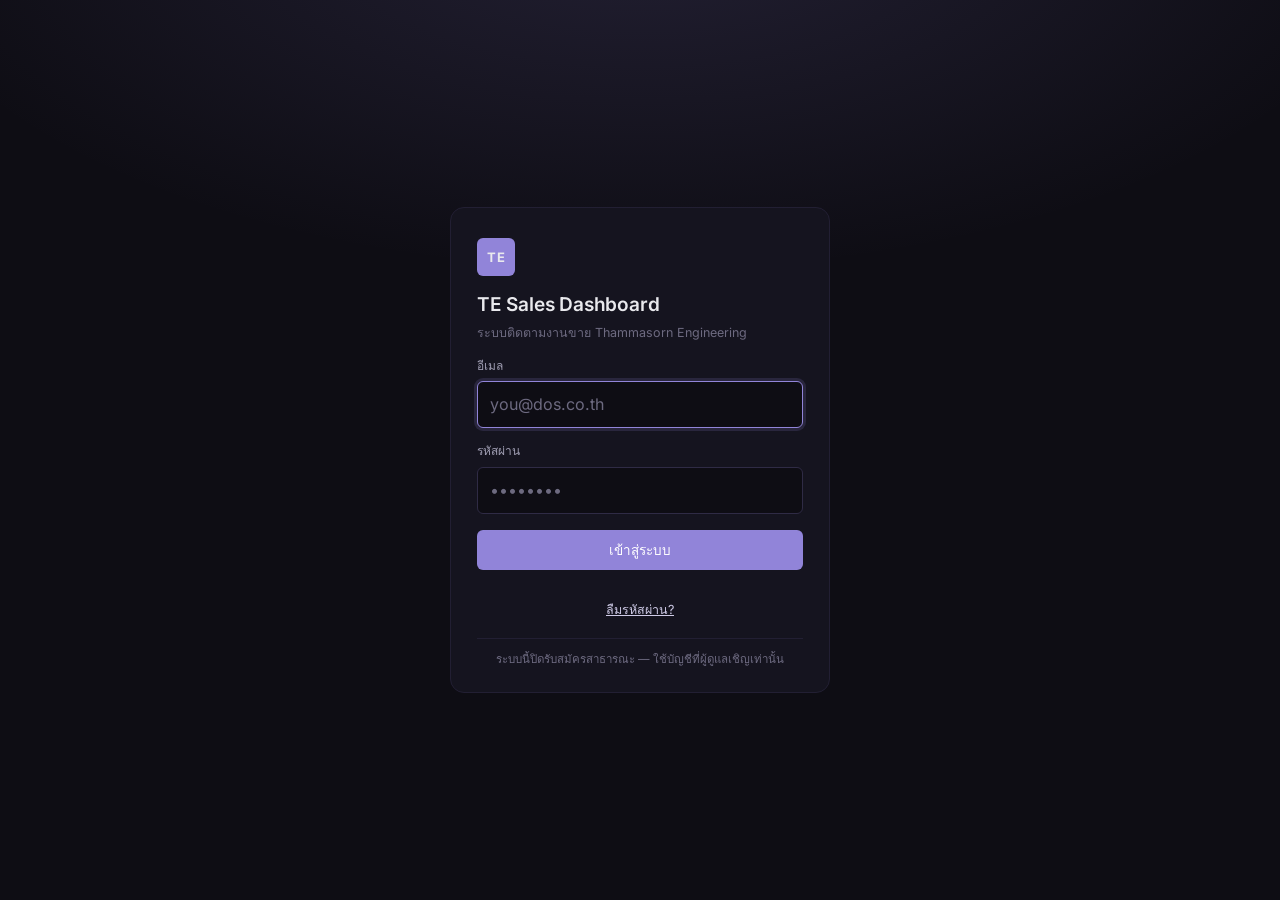
<file: docs/index.html>
<!DOCTYPE html>
<!-- data-theme = สวิตช์ธีม · ค่าเริ่มต้น = noir (ดีไซน์จาก Claude) · สลับได้ที่ปุ่ม 🎨 -->
<html lang="th" data-theme="noir">
<head>
<meta charset="UTF-8">
<meta name="viewport" content="width=device-width, initial-scale=1, viewport-fit=cover">
<meta name="theme-color" content="#0d0e12">
<title>TE Sales Dashboard</title>
<link rel="manifest" href="manifest.json">

<!-- ─── PWA (step 3.3) ───
     ⚠️ iOS ไม่อ่านไอคอนใน manifest.json เลย — ตอน "เพิ่มไปยังหน้าจอโฮม"
        Safari ดูที่ apple-touch-icon อย่างเดียว ถ้าไม่มีจะไปจับภาพหน้าจอมาทำไอคอนแทน
        (นี่คือเหตุผลที่ต้องมีทั้งสองชุด ไม่ใช่ความซ้ำซ้อน) -->
<link rel="apple-touch-icon" href="icons/apple-touch-icon.png">
<link rel="icon" type="image/png" sizes="32x32" href="icons/favicon-32.png">
<link rel="icon" type="image/png" sizes="192x192" href="icons/icon-192.png">

<meta name="mobile-web-app-capable" content="yes">
<meta name="apple-mobile-web-app-capable" content="yes">
<meta name="apple-mobile-web-app-title" content="TE Sales">
<!-- black-translucent = เนื้อหาไหลขึ้นไปใต้แถบสถานะ/รอยบาก
     ต้องใช้คู่กับ viewport-fit=cover ข้างบน + --safe-t ใน app.css เท่านั้น
     ถ้าลบตัวใดตัวหนึ่งออก หัวข้อหน้าจะโดนรอยบากทับบน iPhone -->
<meta name="apple-mobile-web-app-status-bar-style" content="black-translucent">
<meta name="format-detection" content="telephone=no">

<!-- ตั้งธีมก่อน CSS วาด กันจอกระพริบ (dark→light) · ค่าจริงอยู่ใน localStorage · js/ui/theme.js จัดการตอนเปลี่ยน -->
<script>try{var d=document.documentElement,t=localStorage.getItem('te-dashboard:theme'),a=localStorage.getItem('te-dashboard:accent'),f=localStorage.getItem('te-dashboard:font');if(t)d.dataset.theme=t;if(a)d.dataset.accent=a;if(f)d.dataset.font=f;}catch(e){}</script>

<link rel="stylesheet" href="css/app.css">
<link rel="stylesheet" href="css/print.css" media="print">
</head>
<body>

<!-- แถบแจ้ง ออฟไลน์ / มีเวอร์ชันใหม่ / ติดตั้งเป็นแอป — เนื้อหาใส่โดย js/ui/pwa.js
     🔴 ต้องอยู่บนสุดและอยู่ใน flow ปกติ (ไม่ position:fixed)
        ของเดิมลอยอยู่มุมล่าง แล้วไปทับปุ่มจนกดไม่โดน — เทสต์ที่คลิกจริงจับได้ตอน 3.3
        ของที่ลอยทับเนื้อหาได้ ไม่ว่าจะเผื่อ padding ไว้แค่ไหน ก็ยังบังปุ่มกลางหน้าได้อยู่ดี -->
<div id="pwaBar" class="pwabar" hidden></div>

<!-- ─── หน้าเข้าสู่ระบบ · แสดงเมื่อยังไม่ล็อกอิน ─── -->
<div id="login" class="login" hidden>
  <form class="login-box" id="loginForm" autocomplete="on">
    <div class="brand-mark login-mark">TE</div>
    <h1>TE Sales Dashboard</h1>
    <p class="login-sub">ระบบติดตามงานขาย Thammasorn Engineering</p>

    <label class="fld">
      <span>อีเมล</span>
      <input type="email" id="loginEmail" required autocomplete="username"
             inputmode="email" autocapitalize="off" spellcheck="false" placeholder="you@dos.co.th">
    </label>

    <label class="fld">
      <span>รหัสผ่าน</span>
      <input type="password" id="loginPass" required autocomplete="current-password" placeholder="••••••••">
    </label>

    <p class="login-err" id="loginErr" role="alert" hidden></p>

    <button class="btn btn-primary" type="submit" id="loginBtn">เข้าสู่ระบบ</button>

    <button type="button" class="link-btn" id="forgotLink">ลืมรหัสผ่าน?</button>

    <p class="login-note">
      ระบบนี้ปิดรับสมัครสาธารณะ — ใช้บัญชีที่ผู้ดูแลเชิญเท่านั้น
    </p>
  </form>

  <!-- ─── ขอลิงก์ตั้งรหัสผ่านใหม่ทางอีเมล ─── -->
  <form class="login-box" id="resetForm" hidden autocomplete="on">
    <div class="brand-mark login-mark">TE</div>
    <h1>ลืมรหัสผ่าน</h1>
    <p class="login-sub">กรอกอีเมลของคุณ ระบบจะส่งลิงก์ตั้งรหัสผ่านใหม่ไปให้</p>

    <label class="fld">
      <span>อีเมล</span>
      <input type="email" id="resetEmail" required autocomplete="username"
             inputmode="email" autocapitalize="off" spellcheck="false" placeholder="you@dos.co.th">
    </label>

    <p class="login-err" id="resetErr" role="alert" hidden></p>
    <p class="login-ok" id="resetOk" hidden></p>

    <button class="btn btn-primary" type="submit" id="resetBtn">ส่งลิงก์ไปที่อีเมล</button>
    <button type="button" class="link-btn" id="resetBack">← กลับไปหน้าเข้าสู่ระบบ</button>
  </form>

  <!-- ─── ตั้งรหัสผ่านใหม่ (แสดงเมื่อกดลิงก์ในเมลกลับมา · มี token recovery ใน URL) ─── -->
  <form class="login-box" id="newpassForm" hidden autocomplete="off">
    <div class="brand-mark login-mark">TE</div>
    <h1>ตั้งรหัสผ่านใหม่</h1>
    <p class="login-sub">ตั้งรหัสผ่านใหม่สำหรับบัญชีของคุณ</p>

    <label class="fld">
      <span>รหัสผ่านใหม่ (อย่างน้อย 6 ตัว)</span>
      <input type="password" id="newpass1" required autocomplete="new-password" placeholder="••••••••">
    </label>
    <label class="fld">
      <span>พิมพ์รหัสผ่านใหม่อีกครั้ง</span>
      <input type="password" id="newpass2" required autocomplete="new-password" placeholder="••••••••">
    </label>

    <p class="login-err" id="newpassErr" role="alert" hidden></p>
    <p class="login-ok" id="newpassOk" hidden></p>

    <button class="btn btn-primary" type="submit" id="newpassBtn">บันทึกรหัสผ่านใหม่</button>
  </form>
</div>

<div id="app" class="app" hidden>

  <aside class="sidebar" id="sidebar">
    <div class="brand">
      <div class="brand-mark">TE</div>
      <div class="brand-text">
        <strong>Sales Dashboard</strong>
        <span id="brandSub">Thammasorn Engineering</span>
      </div>
    </div>

    <nav class="nav" id="nav">
      <!-- ป้ายชื่อต้องอยู่ใน .lbl เสมอ — ตอนจอ ≤1024px CSS จะซ่อน .lbl ให้เหลือแต่ไอคอน
           ถ้าปล่อยเป็น text เปล่า ๆ จะซ่อนไม่ได้ แล้วตัวหนังสือจะตกบรรทัดในแถบกว้าง 68px -->
      <button class="nav-item is-active" data-view="dashboard" title="ภาพรวม"><span class="ico">◎</span><span class="lbl">ภาพรวม</span></button>
      <button class="nav-item" data-view="pending" title="Pending Project"><span class="ico">▤</span><span class="lbl">Pending Project</span></button>
      <button class="nav-item" data-view="book3" title="Book 3 สี"><span class="ico">◍</span><span class="lbl">Book 3 สี</span></button>
      <button class="nav-item" data-view="activities" title="แผนติดต่อลูกค้า"><span class="ico">✓</span><span class="lbl">แผนติดต่อลูกค้า</span></button>
      <button class="nav-item" data-view="sources" title="แหล่งงาน"><span class="ico">⌘</span><span class="lbl">แหล่งงาน</span></button>
      <button class="nav-item" data-view="review" title="รอตรวจ" hidden><span class="ico">✍</span><span class="lbl">รอตรวจ</span></button>
      <button class="nav-item" data-view="admin" title="ตั้งค่าระบบ" hidden><span class="ico">⚙</span><span class="lbl">ตั้งค่าระบบ</span></button>
    </nav>

    <div class="sidebar-foot">
      <div class="who" id="who">
        <div class="who-avatar" id="whoAvatar">—</div>
        <div class="who-text">
          <strong id="whoName">—</strong>
          <span id="whoMeta">—</span>
        </div>
      </div>
      <button class="btn btn-ghost btn-sm" id="logoutBtn">ออกจากระบบ</button>
      <div class="mode-chip" id="modeChip">mode: —</div>
      <div class="ver" id="verTag">—</div>
    </div>
  </aside>

  <main class="main">
    <header class="topbar">
      <div class="topbar-left">
        <h1 id="viewTitle">ภาพรวม</h1>
        <p id="viewSub" class="sub">สรุปสถานะงานขายทั้งหมด</p>
      </div>
      <div class="topbar-right">
        <span class="pill" id="statusPill">กำลังโหลด…</span>
        <span class="pill" id="verPill" title="เวอร์ชันของโค้ดที่เบราว์เซอร์กำลังใช้">—</span>
        <button class="btn btn-ghost btn-sm" id="themeBtn" title="ธีม & สี" aria-label="ธีม & สี">🎨</button>
        <!-- iPad/มือถือซ่อน sidebar-foot → ต้องมีทางออกจากระบบตรงนี้ด้วย -->
        <button class="btn btn-ghost btn-sm only-compact" id="logoutBtnTop">ออกจากระบบ</button>
      </div>
    </header>

    <section class="content" id="content">
      <div class="skeleton">กำลังเริ่มระบบ…</div>
    </section>
  </main>

  <nav class="bottombar" id="bottombar">
    <button class="bn is-active" data-view="dashboard"><span>◎</span>ภาพรวม</button>
    <button class="bn" data-view="pending"><span>▤</span>Pending</button>
    <button class="bn" data-view="book3"><span>◍</span>Book 3</button>
    <button class="bn" data-view="activities"><span>✓</span>ติดตาม</button>
    <button class="bn" data-view="sources"><span>⌘</span>แหล่งงาน</button>
    <button class="bn" data-view="review" hidden><span>✍</span>รอตรวจ</button>
    <button class="bn" data-view="admin" hidden><span>⚙</span>ตั้งค่า</button>
  </nav>

</div>

<script type="module" src="js/app.js"></script>
</body>
</html>
</file>
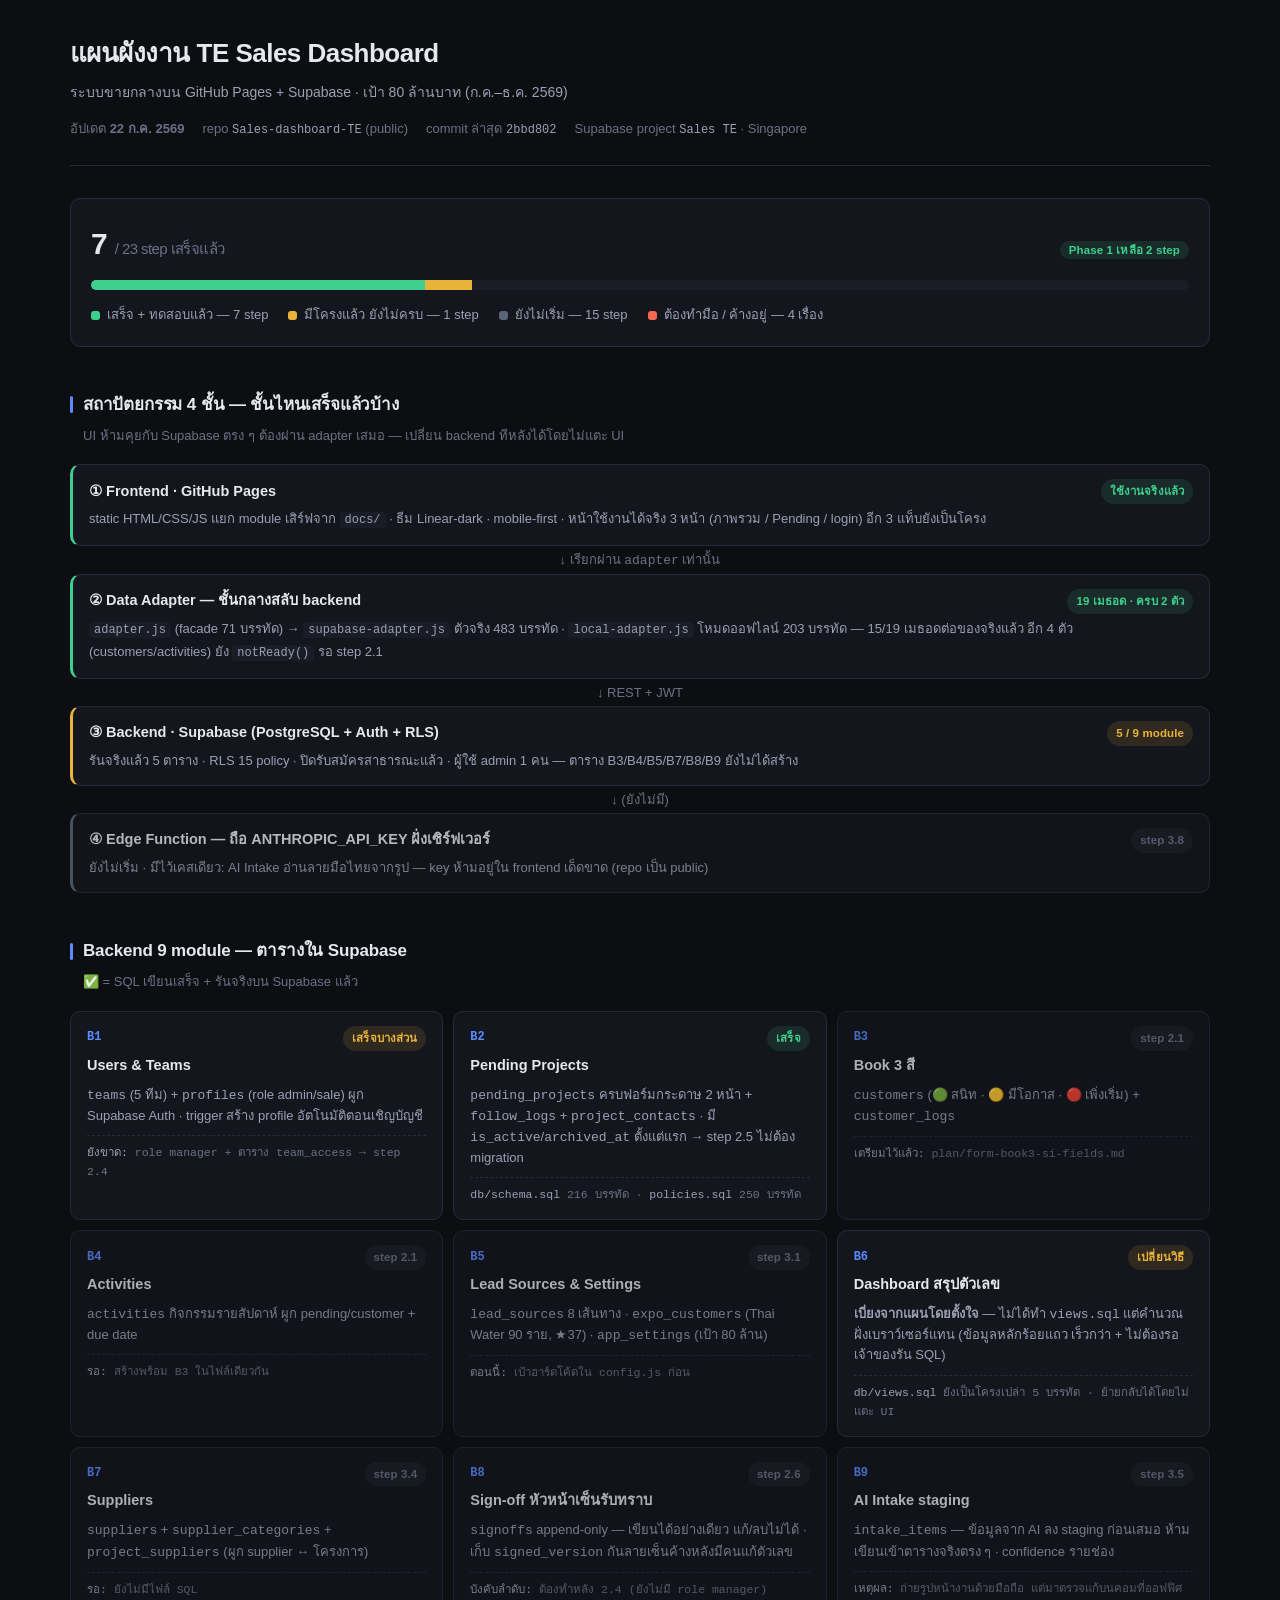
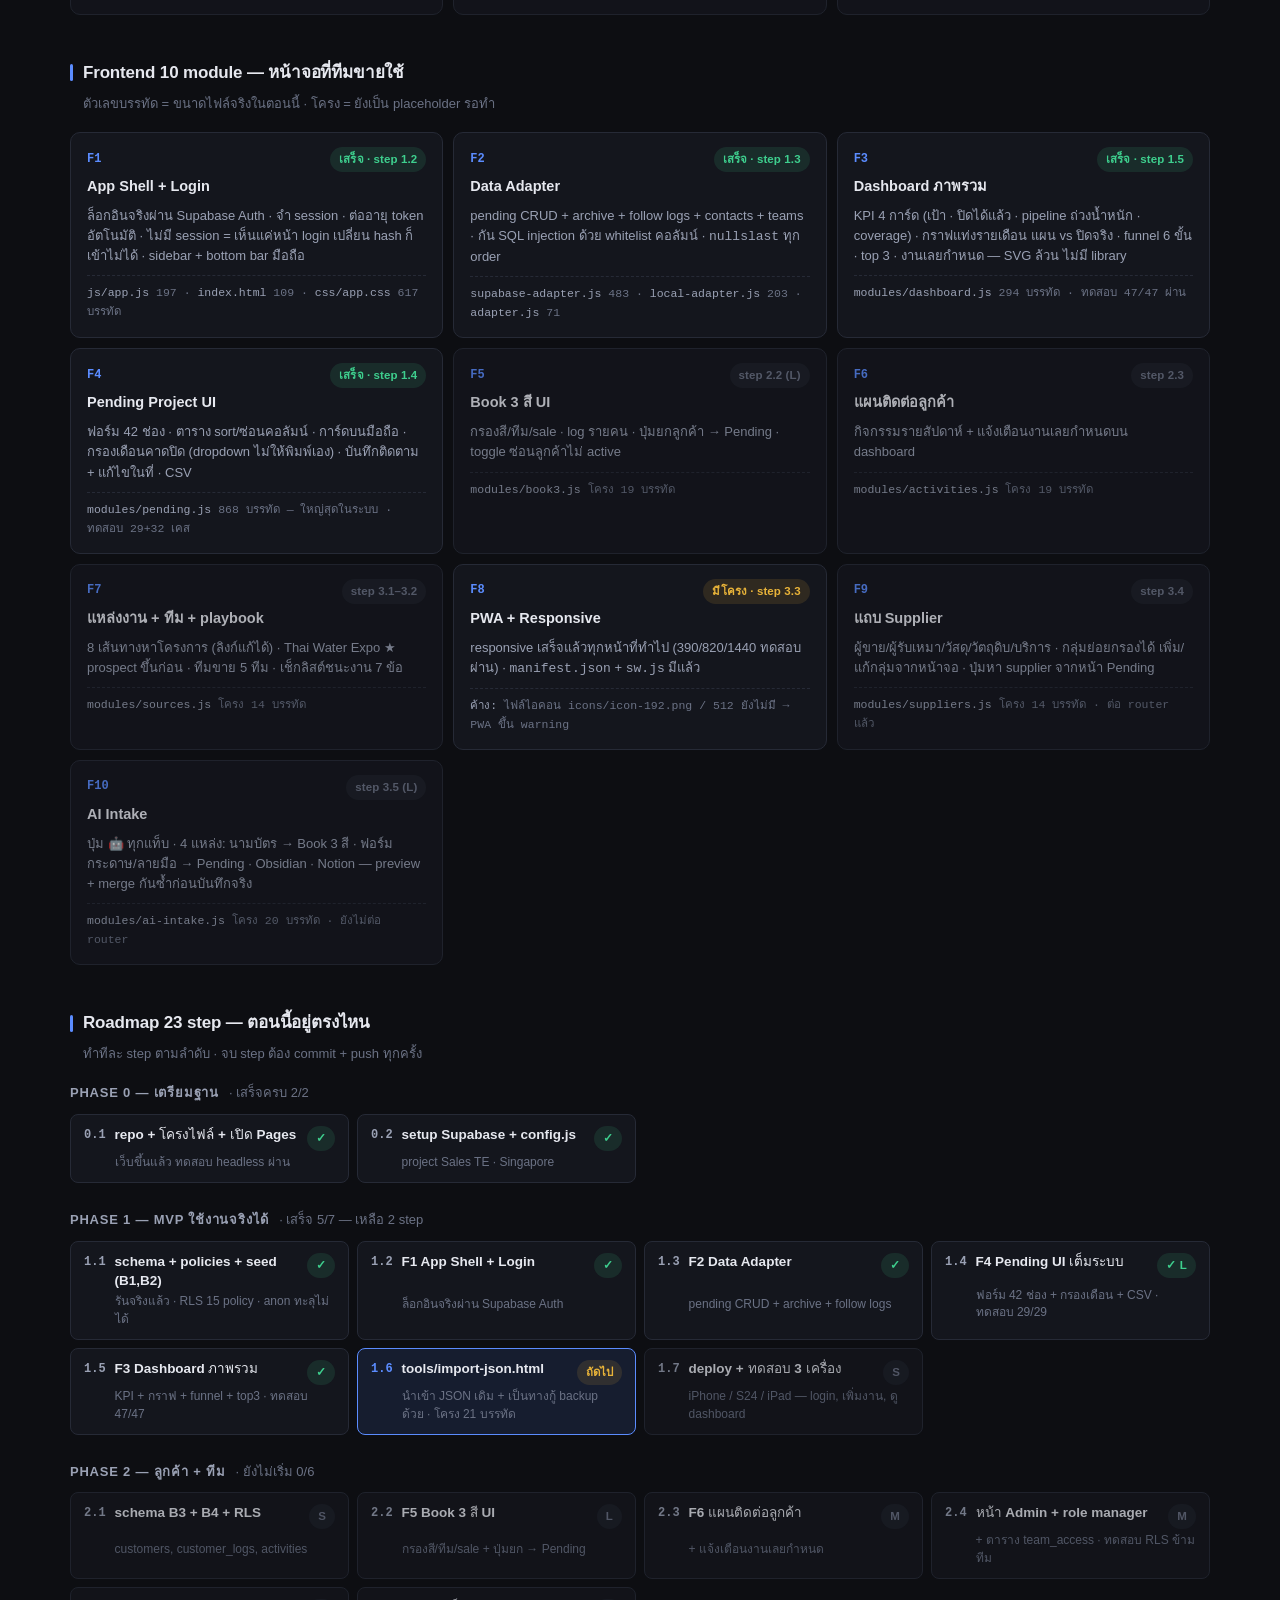
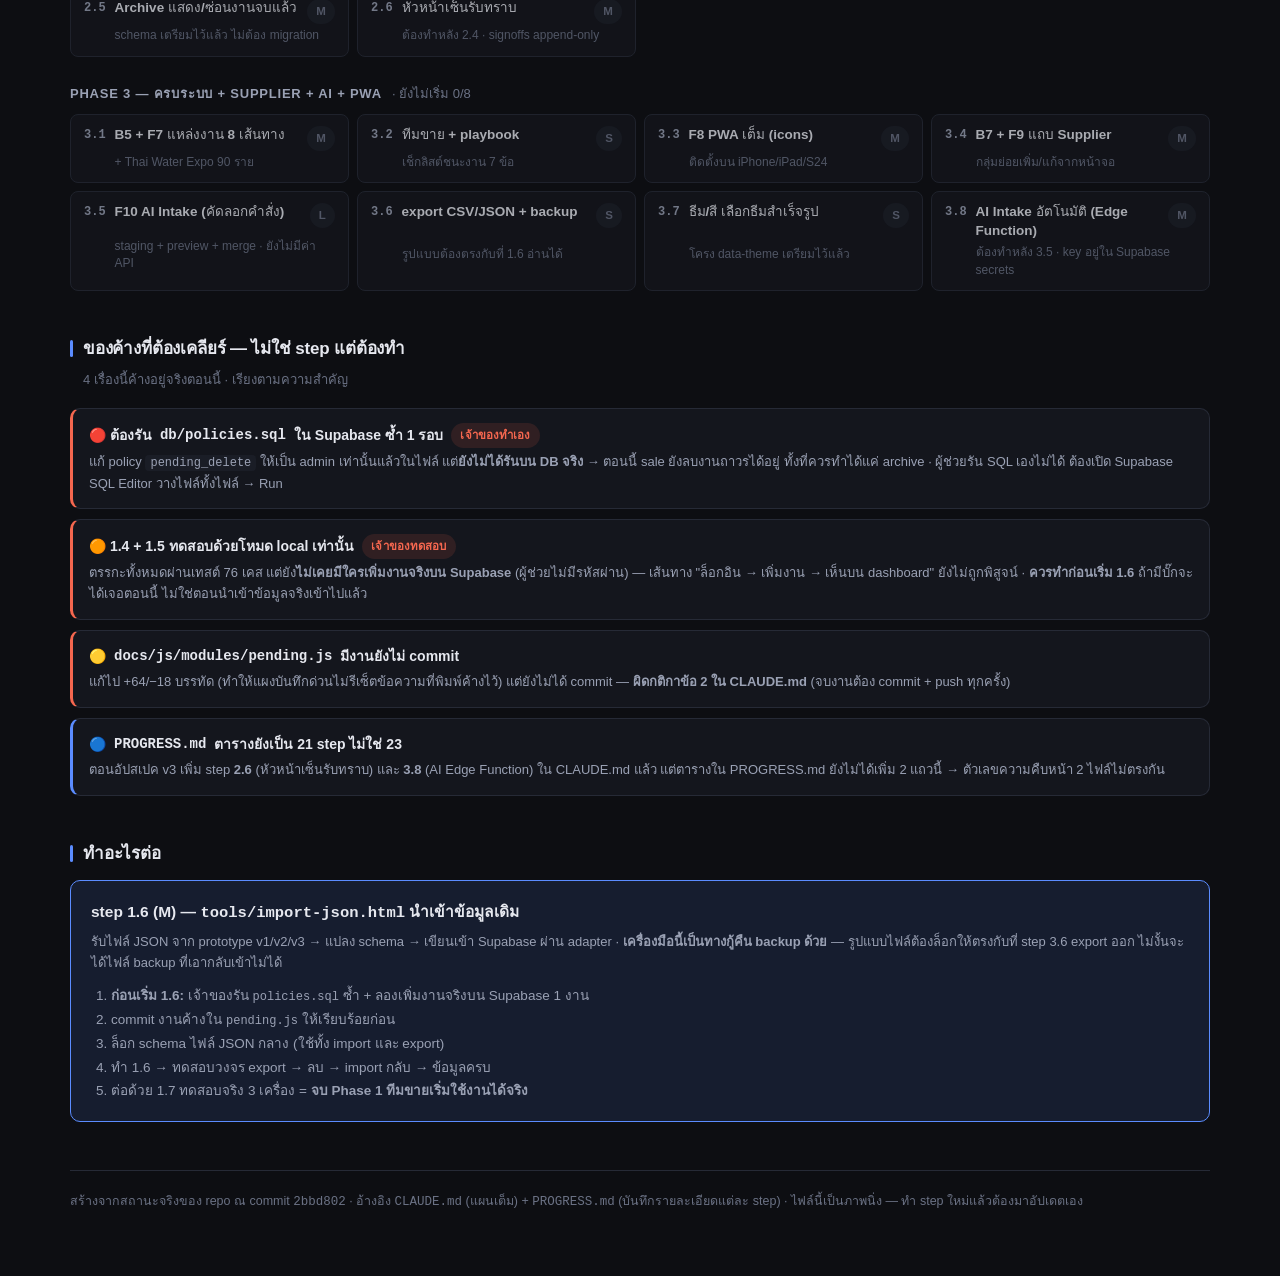
<file: Workflow/index.html>
<!DOCTYPE html>
<html lang="th" data-theme="dark">
<head>
<meta charset="UTF-8">
<meta name="viewport" content="width=device-width, initial-scale=1">
<title>แผนผังงาน TE Sales Dashboard — สร้างถึงไหนแล้ว</title>
<style>
  :root {
    --bg:        #0d0e12;
    --panel:     #14161d;
    --panel-2:   #1a1d26;
    --line:      #262a36;
    --text:      #e6e8ef;
    --text-dim:  #9aa1b4;
    --text-mute: #6b7285;

    --done:      #3ecf8e;
    --done-bg:   rgba(62,207,142,.12);
    --partial:   #e8b339;
    --partial-bg:rgba(232,179,57,.12);
    --todo:      #5b6478;
    --todo-bg:   rgba(91,100,120,.12);
    --warn:      #f5674f;
    --warn-bg:   rgba(245,103,79,.12);
    --accent:    #5b8cff;
    --accent-bg: rgba(91,140,255,.12);

    --radius: 10px;
    --mono: ui-monospace, SFMono-Regular, "SF Mono", Menlo, monospace;
  }

  @media (prefers-color-scheme: light) {
    :root:not([data-theme="dark"]) {
      --bg:#f7f8fa; --panel:#fff; --panel-2:#f1f3f7; --line:#e0e3ea;
      --text:#1a1d26; --text-dim:#5b6478; --text-mute:#8a91a3;
      --done:#0e9f6e; --todo:#8a91a3;
    }
  }

  * { box-sizing: border-box; }
  body {
    margin: 0; background: var(--bg); color: var(--text);
    font-family: -apple-system, BlinkMacSystemFont, "Segoe UI", "Noto Sans Thai", sans-serif;
    font-size: 15px; line-height: 1.65;
    -webkit-font-smoothing: antialiased;
  }
  .wrap { max-width: 1180px; margin: 0 auto; padding: 32px 20px 80px; }

  /* ---------- header ---------- */
  header { border-bottom: 1px solid var(--line); padding-bottom: 24px; margin-bottom: 32px; }
  h1 { font-size: 26px; font-weight: 650; margin: 0 0 6px; letter-spacing: -.02em; }
  .sub { color: var(--text-dim); font-size: 14px; margin: 0; }
  .meta { display: flex; flex-wrap: wrap; gap: 8px 18px; margin-top: 14px; font-size: 13px; color: var(--text-mute); }
  .meta code { font-family: var(--mono); font-size: 12px; color: var(--text-dim); }

  /* ---------- progress ---------- */
  .prog-box { background: var(--panel); border: 1px solid var(--line); border-radius: var(--radius); padding: 20px; margin-bottom: 32px; }
  .prog-top { display: flex; justify-content: space-between; align-items: baseline; flex-wrap: wrap; gap: 8px; margin-bottom: 12px; }
  .prog-num { font-size: 30px; font-weight: 650; letter-spacing: -.02em; }
  .prog-num small { font-size: 15px; font-weight: 400; color: var(--text-mute); }
  .bar { height: 10px; background: var(--panel-2); border-radius: 99px; overflow: hidden; display: flex; }
  .bar i { display: block; height: 100%; }
  .bar .b-done { background: var(--done); }
  .bar .b-part { background: var(--partial); }
  .legend { display: flex; flex-wrap: wrap; gap: 6px 20px; margin-top: 14px; font-size: 13px; color: var(--text-dim); }
  .legend span { display: inline-flex; align-items: center; gap: 7px; }
  .dot { width: 9px; height: 9px; border-radius: 3px; flex: none; }
  .d-done { background: var(--done); } .d-part { background: var(--partial); }
  .d-todo { background: var(--todo); } .d-warn { background: var(--warn); }

  /* ---------- sections ---------- */
  h2 {
    font-size: 17px; font-weight: 620; margin: 44px 0 6px; letter-spacing: -.01em;
    display: flex; align-items: center; gap: 10px;
  }
  h2::before { content: ''; width: 3px; height: 17px; background: var(--accent); border-radius: 2px; flex: none; }
  .h2note { color: var(--text-mute); font-size: 13px; margin: 0 0 18px 13px; }

  /* ---------- architecture stack ---------- */
  .stack { display: grid; gap: 10px; }
  .layer {
    background: var(--panel); border: 1px solid var(--line); border-left: 3px solid var(--todo);
    border-radius: var(--radius); padding: 14px 16px;
    display: grid; grid-template-columns: 1fr auto; gap: 4px 16px; align-items: center;
  }
  .layer.is-done { border-left-color: var(--done); }
  .layer.is-part { border-left-color: var(--partial); }
  .layer.is-todo { border-left-color: var(--todo); opacity: .78; }
  .layer-t { font-weight: 600; font-size: 14.5px; }
  .layer-d { grid-column: 1 / -1; color: var(--text-dim); font-size: 13px; }
  .layer-d code { font-family: var(--mono); font-size: 12px; background: var(--panel-2); padding: 1px 5px; border-radius: 4px; }
  .arrow { text-align: center; color: var(--text-mute); font-size: 13px; line-height: 1; margin: -3px 0; }

  /* ---------- badges ---------- */
  .badge {
    font-size: 11.5px; font-weight: 600; padding: 3px 9px; border-radius: 99px;
    white-space: nowrap; letter-spacing: .01em;
  }
  .bg-done { background: var(--done-bg); color: var(--done); }
  .bg-part { background: var(--partial-bg); color: var(--partial); }
  .bg-todo { background: var(--todo-bg); color: var(--text-mute); }
  .bg-warn { background: var(--warn-bg); color: var(--warn); }

  /* ---------- roadmap ---------- */
  .phase { margin-bottom: 26px; }
  .phase-h {
    font-size: 13px; font-weight: 620; color: var(--text-dim); text-transform: uppercase;
    letter-spacing: .06em; margin-bottom: 10px; display: flex; align-items: center; gap: 10px;
  }
  .phase-h em { font-style: normal; font-weight: 400; text-transform: none; letter-spacing: 0; color: var(--text-mute); }
  .steps { display: grid; grid-template-columns: repeat(auto-fill, minmax(232px, 1fr)); gap: 8px; }
  .step {
    background: var(--panel); border: 1px solid var(--line); border-radius: 8px;
    padding: 11px 13px; display: grid; grid-template-columns: auto 1fr auto; gap: 3px 9px; align-items: start;
  }
  .step.is-todo { opacity: .72; }
  .step.is-next { border-color: var(--accent); background: var(--accent-bg); opacity: 1; }
  .step-id { font-family: var(--mono); font-size: 12px; font-weight: 600; color: var(--text-dim); }
  .step.is-next .step-id { color: var(--accent); }
  .step-t { font-size: 13.5px; font-weight: 550; line-height: 1.4; }
  .step-s { font-size: 11px; font-family: var(--mono); color: var(--text-mute); }
  .step-n { grid-column: 2 / -1; font-size: 12px; color: var(--text-mute); line-height: 1.45; }

  /* ---------- module grid ---------- */
  .mods { display: grid; grid-template-columns: repeat(auto-fill, minmax(310px, 1fr)); gap: 10px; }
  .mod {
    background: var(--panel); border: 1px solid var(--line); border-radius: var(--radius);
    padding: 14px 16px;
  }
  .mod.is-todo { opacity: .74; }
  .mod-h { display: flex; justify-content: space-between; align-items: center; gap: 10px; margin-bottom: 3px; }
  .mod-id { font-family: var(--mono); font-size: 12px; font-weight: 650; color: var(--accent); }
  .mod-t { font-size: 14.5px; font-weight: 600; margin-bottom: 7px; }
  .mod-d { font-size: 13px; color: var(--text-dim); margin: 0 0 9px; line-height: 1.55; }
  .mod-f { font-family: var(--mono); font-size: 11.5px; color: var(--text-mute); border-top: 1px dashed var(--line); padding-top: 8px; }
  .mod-f b { color: var(--text-dim); font-weight: 500; }

  /* ---------- todo / warnings ---------- */
  .cards { display: grid; gap: 10px; }
  .note {
    background: var(--panel); border: 1px solid var(--line); border-left: 3px solid var(--warn);
    border-radius: var(--radius); padding: 14px 16px;
  }
  .note.info { border-left-color: var(--accent); }
  .note-t { font-weight: 600; font-size: 14px; margin-bottom: 4px; display: flex; align-items: center; gap: 8px; flex-wrap: wrap; }
  .note-d { font-size: 13px; color: var(--text-dim); margin: 0; line-height: 1.6; }
  .note-d code { font-family: var(--mono); font-size: 12px; background: var(--panel-2); padding: 1px 5px; border-radius: 4px; }

  /* ---------- next ---------- */
  .next {
    background: var(--accent-bg); border: 1px solid var(--accent); border-radius: var(--radius);
    padding: 18px 20px; margin-top: 12px;
  }
  .next h3 { margin: 0 0 6px; font-size: 15.5px; font-weight: 620; }
  .next ol { margin: 10px 0 0; padding-left: 20px; font-size: 13.5px; color: var(--text-dim); line-height: 1.75; }
  .next ol code { font-family: var(--mono); font-size: 12px; }

  footer { margin-top: 48px; padding-top: 20px; border-top: 1px solid var(--line);
           font-size: 12.5px; color: var(--text-mute); }

  @media (max-width: 560px) {
    .wrap { padding: 22px 14px 60px; }
    h1 { font-size: 21px; }
    .steps, .mods { grid-template-columns: 1fr; }
    .prog-num { font-size: 26px; }
  }
</style>
</head>
<body>
<div class="wrap">

<header>
  <h1>แผนผังงาน TE Sales Dashboard</h1>
  <p class="sub">ระบบขายกลางบน GitHub Pages + Supabase · เป้า 80 ล้านบาท (ก.ค.–ธ.ค. 2569)</p>
  <div class="meta">
    <span>อัปเดต <strong>22 ก.ค. 2569</strong></span>
    <span>repo <code>Sales-dashboard-TE</code> (public)</span>
    <span>commit ล่าสุด <code>2bbd802</code></span>
    <span>Supabase project <code>Sales TE</code> · Singapore</span>
  </div>
</header>

<!-- ═══════════ ความคืบหน้ารวม ═══════════ -->
<div class="prog-box">
  <div class="prog-top">
    <div class="prog-num">7 <small>/ 23 step เสร็จแล้ว</small></div>
    <div><span class="badge bg-done">Phase 1 เหลือ 2 step</span></div>
  </div>
  <div class="bar">
    <i class="b-done" style="width:30.4%"></i>
    <i class="b-part" style="width:4.3%"></i>
  </div>
  <div class="legend">
    <span><i class="dot d-done"></i> เสร็จ + ทดสอบแล้ว — 7 step</span>
    <span><i class="dot d-part"></i> มีโครงแล้ว ยังไม่ครบ — 1 step</span>
    <span><i class="dot d-todo"></i> ยังไม่เริ่ม — 15 step</span>
    <span><i class="dot d-warn"></i> ต้องทำมือ / ค้างอยู่ — 4 เรื่อง</span>
  </div>
</div>

<!-- ═══════════ สถาปัตยกรรม ═══════════ -->
<h2>สถาปัตยกรรม 4 ชั้น — ชั้นไหนเสร็จแล้วบ้าง</h2>
<p class="h2note">UI ห้ามคุยกับ Supabase ตรง ๆ ต้องผ่าน adapter เสมอ — เปลี่ยน backend ทีหลังได้โดยไม่แตะ UI</p>

<div class="stack">
  <div class="layer is-done">
    <div class="layer-t">① Frontend · GitHub Pages</div>
    <span class="badge bg-done">ใช้งานจริงแล้ว</span>
    <div class="layer-d">
      static HTML/CSS/JS แยก module เสิร์ฟจาก <code>docs/</code> · ธีม Linear-dark · mobile-first
      · หน้าใช้งานได้จริง 3 หน้า (ภาพรวม / Pending / login) อีก 3 แท็บยังเป็นโครง
    </div>
  </div>

  <div class="arrow">↓ เรียกผ่าน <code>adapter</code> เท่านั้น</div>

  <div class="layer is-done">
    <div class="layer-t">② Data Adapter — ชั้นกลางสลับ backend</div>
    <span class="badge bg-done">19 เมธอด · ครบ 2 ตัว</span>
    <div class="layer-d">
      <code>adapter.js</code> (facade 71 บรรทัด) → <code>supabase-adapter.js</code> ตัวจริง 483 บรรทัด ·
      <code>local-adapter.js</code> โหมดออฟไลน์ 203 บรรทัด — 15/19 เมธอดต่อของจริงแล้ว
      อีก 4 ตัว (customers/activities) ยัง <code>notReady()</code> รอ step 2.1
    </div>
  </div>

  <div class="arrow">↓ REST + JWT</div>

  <div class="layer is-part">
    <div class="layer-t">③ Backend · Supabase (PostgreSQL + Auth + RLS)</div>
    <span class="badge bg-part">5 / 9 module</span>
    <div class="layer-d">
      รันจริงแล้ว 5 ตาราง · RLS 15 policy · ปิดรับสมัครสาธารณะแล้ว · ผู้ใช้ admin 1 คน
      — ตาราง B3/B4/B5/B7/B8/B9 ยังไม่ได้สร้าง
    </div>
  </div>

  <div class="arrow">↓ (ยังไม่มี)</div>

  <div class="layer is-todo">
    <div class="layer-t">④ Edge Function — ถือ ANTHROPIC_API_KEY ฝั่งเซิร์ฟเวอร์</div>
    <span class="badge bg-todo">step 3.8</span>
    <div class="layer-d">
      ยังไม่เริ่ม · มีไว้เคสเดียว: AI Intake อ่านลายมือไทยจากรูป
      — key ห้ามอยู่ใน frontend เด็ดขาด (repo เป็น public)
    </div>
  </div>
</div>

<!-- ═══════════ Backend module ═══════════ -->
<h2>Backend 9 module — ตารางใน Supabase</h2>
<p class="h2note">✅ = SQL เขียนเสร็จ + รันจริงบน Supabase แล้ว</p>

<div class="mods">

  <div class="mod">
    <div class="mod-h"><span class="mod-id">B1</span><span class="badge bg-part">เสร็จบางส่วน</span></div>
    <div class="mod-t">Users &amp; Teams</div>
    <p class="mod-d">
      <code>teams</code> (5 ทีม) + <code>profiles</code> (role admin/sale) ผูก Supabase Auth
      · trigger สร้าง profile อัตโนมัติตอนเชิญบัญชี
    </p>
    <div class="mod-f"><b>ยังขาด:</b> role <code>manager</code> + ตาราง <code>team_access</code> → step 2.4</div>
  </div>

  <div class="mod">
    <div class="mod-h"><span class="mod-id">B2</span><span class="badge bg-done">เสร็จ</span></div>
    <div class="mod-t">Pending Projects</div>
    <p class="mod-d">
      <code>pending_projects</code> ครบฟอร์มกระดาษ 2 หน้า + <code>follow_logs</code> +
      <code>project_contacts</code> · มี <code>is_active</code>/<code>archived_at</code> ตั้งแต่แรก
      → step 2.5 ไม่ต้อง migration
    </p>
    <div class="mod-f"><b>db/schema.sql</b> 216 บรรทัด · <b>policies.sql</b> 250 บรรทัด</div>
  </div>

  <div class="mod is-todo">
    <div class="mod-h"><span class="mod-id">B3</span><span class="badge bg-todo">step 2.1</span></div>
    <div class="mod-t">Book 3 สี</div>
    <p class="mod-d"><code>customers</code> (🟢 สนิท · 🟡 มีโอกาส · 🔴 เพิ่งเริ่ม) + <code>customer_logs</code></p>
    <div class="mod-f"><b>เตรียมไว้แล้ว:</b> <code>plan/form-book3-si-fields.md</code></div>
  </div>

  <div class="mod is-todo">
    <div class="mod-h"><span class="mod-id">B4</span><span class="badge bg-todo">step 2.1</span></div>
    <div class="mod-t">Activities</div>
    <p class="mod-d"><code>activities</code> กิจกรรมรายสัปดาห์ ผูก pending/customer + due date</p>
    <div class="mod-f"><b>รอ:</b> สร้างพร้อม B3 ในไฟล์เดียวกัน</div>
  </div>

  <div class="mod is-todo">
    <div class="mod-h"><span class="mod-id">B5</span><span class="badge bg-todo">step 3.1</span></div>
    <div class="mod-t">Lead Sources &amp; Settings</div>
    <p class="mod-d"><code>lead_sources</code> 8 เส้นทาง · <code>expo_customers</code> (Thai Water 90 ราย, ★37) · <code>app_settings</code> (เป้า 80 ล้าน)</p>
    <div class="mod-f"><b>ตอนนี้:</b> เป้าฮาร์ดโค้ดใน <code>config.js</code> ก่อน</div>
  </div>

  <div class="mod">
    <div class="mod-h"><span class="mod-id">B6</span><span class="badge bg-part">เปลี่ยนวิธี</span></div>
    <div class="mod-t">Dashboard สรุปตัวเลข</div>
    <p class="mod-d">
      <strong>เบี่ยงจากแผนโดยตั้งใจ</strong> — ไม่ได้ทำ <code>views.sql</code>
      แต่คำนวณฝั่งเบราว์เซอร์แทน (ข้อมูลหลักร้อยแถว เร็วกว่า + ไม่ต้องรอเจ้าของรัน SQL)
    </p>
    <div class="mod-f"><b>db/views.sql</b> ยังเป็นโครงเปล่า 5 บรรทัด · ย้ายกลับได้โดยไม่แตะ UI</div>
  </div>

  <div class="mod is-todo">
    <div class="mod-h"><span class="mod-id">B7</span><span class="badge bg-todo">step 3.4</span></div>
    <div class="mod-t">Suppliers</div>
    <p class="mod-d"><code>suppliers</code> + <code>supplier_categories</code> + <code>project_suppliers</code> (ผูก supplier ↔ โครงการ)</p>
    <div class="mod-f"><b>รอ:</b> ยังไม่มีไฟล์ SQL</div>
  </div>

  <div class="mod is-todo">
    <div class="mod-h"><span class="mod-id">B8</span><span class="badge bg-todo">step 2.6</span></div>
    <div class="mod-t">Sign-off หัวหน้าเซ็นรับทราบ</div>
    <p class="mod-d">
      <code>signoffs</code> append-only — เขียนได้อย่างเดียว แก้/ลบไม่ได้ ·
      เก็บ <code>signed_version</code> กันลายเซ็นค้างหลังมีคนแก้ตัวเลข
    </p>
    <div class="mod-f"><b>บังคับลำดับ:</b> ต้องทำหลัง 2.4 (ยังไม่มี role manager)</div>
  </div>

  <div class="mod is-todo">
    <div class="mod-h"><span class="mod-id">B9</span><span class="badge bg-todo">step 3.5</span></div>
    <div class="mod-t">AI Intake staging</div>
    <p class="mod-d"><code>intake_items</code> — ข้อมูลจาก AI ลง staging ก่อนเสมอ ห้ามเขียนเข้าตารางจริงตรง ๆ · confidence รายช่อง</p>
    <div class="mod-f"><b>เหตุผล:</b> ถ่ายรูปหน้างานด้วยมือถือ แต่มาตรวจแก้บนคอมที่ออฟฟิศ</div>
  </div>

</div>

<!-- ═══════════ Frontend module ═══════════ -->
<h2>Frontend 10 module — หน้าจอที่ทีมขายใช้</h2>
<p class="h2note">ตัวเลขบรรทัด = ขนาดไฟล์จริงในตอนนี้ · โครง = ยังเป็น placeholder รอทำ</p>

<div class="mods">

  <div class="mod">
    <div class="mod-h"><span class="mod-id">F1</span><span class="badge bg-done">เสร็จ · step 1.2</span></div>
    <div class="mod-t">App Shell + Login</div>
    <p class="mod-d">
      ล็อกอินจริงผ่าน Supabase Auth · จำ session · ต่ออายุ token อัตโนมัติ ·
      ไม่มี session = เห็นแค่หน้า login เปลี่ยน hash ก็เข้าไม่ได้ · sidebar + bottom bar มือถือ
    </p>
    <div class="mod-f"><b>js/app.js</b> 197 · <b>index.html</b> 109 · <b>css/app.css</b> 617 บรรทัด</div>
  </div>

  <div class="mod">
    <div class="mod-h"><span class="mod-id">F2</span><span class="badge bg-done">เสร็จ · step 1.3</span></div>
    <div class="mod-t">Data Adapter</div>
    <p class="mod-d">
      pending CRUD + archive + follow logs + contacts + teams ·
      กัน SQL injection ด้วย whitelist คอลัมน์ · <code>nullslast</code> ทุก order
    </p>
    <div class="mod-f"><b>supabase-adapter.js</b> 483 · <b>local-adapter.js</b> 203 · <b>adapter.js</b> 71</div>
  </div>

  <div class="mod">
    <div class="mod-h"><span class="mod-id">F3</span><span class="badge bg-done">เสร็จ · step 1.5</span></div>
    <div class="mod-t">Dashboard ภาพรวม</div>
    <p class="mod-d">
      KPI 4 การ์ด (เป้า · ปิดได้แล้ว · pipeline ถ่วงน้ำหนัก · coverage) ·
      กราฟแท่งรายเดือน แผน vs ปิดจริง · funnel 6 ขั้น · top 3 · งานเลยกำหนด — SVG ล้วน ไม่มี library
    </p>
    <div class="mod-f"><b>modules/dashboard.js</b> 294 บรรทัด · ทดสอบ 47/47 ผ่าน</div>
  </div>

  <div class="mod">
    <div class="mod-h"><span class="mod-id">F4</span><span class="badge bg-done">เสร็จ · step 1.4</span></div>
    <div class="mod-t">Pending Project UI</div>
    <p class="mod-d">
      ฟอร์ม 42 ช่อง · ตาราง sort/ซ่อนคอลัมน์ · การ์ดบนมือถือ ·
      กรองเดือนคาดปิด (dropdown ไม่ให้พิมพ์เอง) · บันทึกติดตาม + แก้ไขในที่ · CSV
    </p>
    <div class="mod-f"><b>modules/pending.js</b> 868 บรรทัด — ใหญ่สุดในระบบ · ทดสอบ 29+32 เคส</div>
  </div>

  <div class="mod is-todo">
    <div class="mod-h"><span class="mod-id">F5</span><span class="badge bg-todo">step 2.2 (L)</span></div>
    <div class="mod-t">Book 3 สี UI</div>
    <p class="mod-d">กรองสี/ทีม/sale · log รายคน · ปุ่มยกลูกค้า → Pending · toggle ซ่อนลูกค้าไม่ active</p>
    <div class="mod-f"><b>modules/book3.js</b> โครง 19 บรรทัด</div>
  </div>

  <div class="mod is-todo">
    <div class="mod-h"><span class="mod-id">F6</span><span class="badge bg-todo">step 2.3</span></div>
    <div class="mod-t">แผนติดต่อลูกค้า</div>
    <p class="mod-d">กิจกรรมรายสัปดาห์ + แจ้งเตือนงานเลยกำหนดบน dashboard</p>
    <div class="mod-f"><b>modules/activities.js</b> โครง 19 บรรทัด</div>
  </div>

  <div class="mod is-todo">
    <div class="mod-h"><span class="mod-id">F7</span><span class="badge bg-todo">step 3.1–3.2</span></div>
    <div class="mod-t">แหล่งงาน + ทีม + playbook</div>
    <p class="mod-d">8 เส้นทางหาโครงการ (ลิงก์แก้ได้) · Thai Water Expo ★ prospect ขึ้นก่อน · ทีมขาย 5 ทีม · เช็กลิสต์ชนะงาน 7 ข้อ</p>
    <div class="mod-f"><b>modules/sources.js</b> โครง 14 บรรทัด</div>
  </div>

  <div class="mod">
    <div class="mod-h"><span class="mod-id">F8</span><span class="badge bg-part">มีโครง · step 3.3</span></div>
    <div class="mod-t">PWA + Responsive</div>
    <p class="mod-d">
      responsive เสร็จแล้วทุกหน้าที่ทำไป (390/820/1440 ทดสอบผ่าน) ·
      <code>manifest.json</code> + <code>sw.js</code> มีแล้ว
    </p>
    <div class="mod-f"><b>ค้าง:</b> ไฟล์ไอคอน <code>icons/icon-192.png</code> / <code>512</code> ยังไม่มี → PWA ขึ้น warning</div>
  </div>

  <div class="mod is-todo">
    <div class="mod-h"><span class="mod-id">F9</span><span class="badge bg-todo">step 3.4</span></div>
    <div class="mod-t">แถบ Supplier</div>
    <p class="mod-d">ผู้ขาย/ผู้รับเหมา/วัสดุ/วัตถุดิบ/บริการ · กลุ่มย่อยกรองได้ เพิ่ม/แก้กลุ่มจากหน้าจอ · ปุ่มหา supplier จากหน้า Pending</p>
    <div class="mod-f"><b>modules/suppliers.js</b> โครง 14 บรรทัด · ต่อ router แล้ว</div>
  </div>

  <div class="mod is-todo">
    <div class="mod-h"><span class="mod-id">F10</span><span class="badge bg-todo">step 3.5 (L)</span></div>
    <div class="mod-t">AI Intake</div>
    <p class="mod-d">
      ปุ่ม 🤖 ทุกแท็บ · 4 แหล่ง: นามบัตร → Book 3 สี · ฟอร์มกระดาษ/ลายมือ → Pending · Obsidian · Notion
      — preview + merge กันซ้ำก่อนบันทึกจริง
    </p>
    <div class="mod-f"><b>modules/ai-intake.js</b> โครง 20 บรรทัด · ยังไม่ต่อ router</div>
  </div>

</div>

<!-- ═══════════ Roadmap ═══════════ -->
<h2>Roadmap 23 step — ตอนนี้อยู่ตรงไหน</h2>
<p class="h2note">ทำทีละ step ตามลำดับ · จบ step ต้อง commit + push ทุกครั้ง</p>

<div class="phase">
  <div class="phase-h">Phase 0 — เตรียมฐาน <em>· เสร็จครบ 2/2</em></div>
  <div class="steps">
    <div class="step"><span class="step-id">0.1</span><span class="step-t">repo + โครงไฟล์ + เปิด Pages</span><span class="badge bg-done">✓</span>
      <span class="step-n">เว็บขึ้นแล้ว ทดสอบ headless ผ่าน</span></div>
    <div class="step"><span class="step-id">0.2</span><span class="step-t">setup Supabase + config.js</span><span class="badge bg-done">✓</span>
      <span class="step-n">project Sales TE · Singapore</span></div>
  </div>
</div>

<div class="phase">
  <div class="phase-h">Phase 1 — MVP ใช้งานจริงได้ <em>· เสร็จ 5/7 — เหลือ 2 step</em></div>
  <div class="steps">
    <div class="step"><span class="step-id">1.1</span><span class="step-t">schema + policies + seed (B1,B2)</span><span class="badge bg-done">✓</span>
      <span class="step-n">รันจริงแล้ว · RLS 15 policy · anon ทะลุไม่ได้</span></div>
    <div class="step"><span class="step-id">1.2</span><span class="step-t">F1 App Shell + Login</span><span class="badge bg-done">✓</span>
      <span class="step-n">ล็อกอินจริงผ่าน Supabase Auth</span></div>
    <div class="step"><span class="step-id">1.3</span><span class="step-t">F2 Data Adapter</span><span class="badge bg-done">✓</span>
      <span class="step-n">pending CRUD + archive + follow logs</span></div>
    <div class="step"><span class="step-id">1.4</span><span class="step-t">F4 Pending UI เต็มระบบ</span><span class="badge bg-done">✓ L</span>
      <span class="step-n">ฟอร์ม 42 ช่อง + กรองเดือน + CSV · ทดสอบ 29/29</span></div>
    <div class="step"><span class="step-id">1.5</span><span class="step-t">F3 Dashboard ภาพรวม</span><span class="badge bg-done">✓</span>
      <span class="step-n">KPI + กราฟ + funnel + top3 · ทดสอบ 47/47</span></div>
    <div class="step is-next"><span class="step-id">1.6</span><span class="step-t">tools/import-json.html</span><span class="badge bg-part">ถัดไป</span>
      <span class="step-n">นำเข้า JSON เดิม + เป็นทางกู้ backup ด้วย · โครง 21 บรรทัด</span></div>
    <div class="step is-todo"><span class="step-id">1.7</span><span class="step-t">deploy + ทดสอบ 3 เครื่อง</span><span class="badge bg-todo">S</span>
      <span class="step-n">iPhone / S24 / iPad — login, เพิ่มงาน, ดู dashboard</span></div>
  </div>
</div>

<div class="phase">
  <div class="phase-h">Phase 2 — ลูกค้า + ทีม <em>· ยังไม่เริ่ม 0/6</em></div>
  <div class="steps">
    <div class="step is-todo"><span class="step-id">2.1</span><span class="step-t">schema B3 + B4 + RLS</span><span class="badge bg-todo">S</span>
      <span class="step-n">customers, customer_logs, activities</span></div>
    <div class="step is-todo"><span class="step-id">2.2</span><span class="step-t">F5 Book 3 สี UI</span><span class="badge bg-todo">L</span>
      <span class="step-n">กรองสี/ทีม/sale + ปุ่มยก → Pending</span></div>
    <div class="step is-todo"><span class="step-id">2.3</span><span class="step-t">F6 แผนติดต่อลูกค้า</span><span class="badge bg-todo">M</span>
      <span class="step-n">+ แจ้งเตือนงานเลยกำหนด</span></div>
    <div class="step is-todo"><span class="step-id">2.4</span><span class="step-t">หน้า Admin + role manager</span><span class="badge bg-todo">M</span>
      <span class="step-n">+ ตาราง team_access · ทดสอบ RLS ข้ามทีม</span></div>
    <div class="step is-todo"><span class="step-id">2.5</span><span class="step-t">Archive แสดง/ซ่อนงานจบแล้ว</span><span class="badge bg-todo">M</span>
      <span class="step-n">schema เตรียมไว้แล้ว ไม่ต้อง migration</span></div>
    <div class="step is-todo"><span class="step-id">2.6</span><span class="step-t">หัวหน้าเซ็นรับทราบ</span><span class="badge bg-todo">M</span>
      <span class="step-n">ต้องทำหลัง 2.4 · signoffs append-only</span></div>
  </div>
</div>

<div class="phase">
  <div class="phase-h">Phase 3 — ครบระบบ + Supplier + AI + PWA <em>· ยังไม่เริ่ม 0/8</em></div>
  <div class="steps">
    <div class="step is-todo"><span class="step-id">3.1</span><span class="step-t">B5 + F7 แหล่งงาน 8 เส้นทาง</span><span class="badge bg-todo">M</span>
      <span class="step-n">+ Thai Water Expo 90 ราย</span></div>
    <div class="step is-todo"><span class="step-id">3.2</span><span class="step-t">ทีมขาย + playbook</span><span class="badge bg-todo">S</span>
      <span class="step-n">เช็กลิสต์ชนะงาน 7 ข้อ</span></div>
    <div class="step is-todo"><span class="step-id">3.3</span><span class="step-t">F8 PWA เต็ม (icons)</span><span class="badge bg-todo">M</span>
      <span class="step-n">ติดตั้งบน iPhone/iPad/S24</span></div>
    <div class="step is-todo"><span class="step-id">3.4</span><span class="step-t">B7 + F9 แถบ Supplier</span><span class="badge bg-todo">M</span>
      <span class="step-n">กลุ่มย่อยเพิ่ม/แก้จากหน้าจอ</span></div>
    <div class="step is-todo"><span class="step-id">3.5</span><span class="step-t">F10 AI Intake (คัดลอกคำสั่ง)</span><span class="badge bg-todo">L</span>
      <span class="step-n">staging + preview + merge · ยังไม่มีค่า API</span></div>
    <div class="step is-todo"><span class="step-id">3.6</span><span class="step-t">export CSV/JSON + backup</span><span class="badge bg-todo">S</span>
      <span class="step-n">รูปแบบต้องตรงกับที่ 1.6 อ่านได้</span></div>
    <div class="step is-todo"><span class="step-id">3.7</span><span class="step-t">ธีม/สี เลือกธีมสำเร็จรูป</span><span class="badge bg-todo">S</span>
      <span class="step-n">โครง data-theme เตรียมไว้แล้ว</span></div>
    <div class="step is-todo"><span class="step-id">3.8</span><span class="step-t">AI Intake อัตโนมัติ (Edge Function)</span><span class="badge bg-todo">M</span>
      <span class="step-n">ต้องทำหลัง 3.5 · key อยู่ใน Supabase secrets</span></div>
  </div>
</div>

<!-- ═══════════ ของค้าง ═══════════ -->
<h2>ของค้างที่ต้องเคลียร์ — ไม่ใช่ step แต่ต้องทำ</h2>
<p class="h2note">4 เรื่องนี้ค้างอยู่จริงตอนนี้ · เรียงตามความสำคัญ</p>

<div class="cards">

  <div class="note">
    <div class="note-t">🔴 ต้องรัน <code>db/policies.sql</code> ใน Supabase ซ้ำ 1 รอบ <span class="badge bg-warn">เจ้าของทำเอง</span></div>
    <p class="note-d">
      แก้ policy <code>pending_delete</code> ให้เป็น admin เท่านั้นแล้วในไฟล์ แต่<strong>ยังไม่ได้รันบน DB จริง</strong>
      → ตอนนี้ sale ยังลบงานถาวรได้อยู่ ทั้งที่ควรทำได้แค่ archive
      · ผู้ช่วยรัน SQL เองไม่ได้ ต้องเปิด Supabase SQL Editor วางไฟล์ทั้งไฟล์ → Run
    </p>
  </div>

  <div class="note">
    <div class="note-t">🟠 1.4 + 1.5 ทดสอบด้วยโหมด local เท่านั้น <span class="badge bg-warn">เจ้าของทดสอบ</span></div>
    <p class="note-d">
      ตรรกะทั้งหมดผ่านเทสต์ 76 เคส แต่ยัง<strong>ไม่เคยมีใครเพิ่มงานจริงบน Supabase</strong>
      (ผู้ช่วยไม่มีรหัสผ่าน) — เส้นทาง "ล็อกอิน → เพิ่มงาน → เห็นบน dashboard" ยังไม่ถูกพิสูจน์
      · <strong>ควรทำก่อนเริ่ม 1.6</strong> ถ้ามีบั๊กจะได้เจอตอนนี้ ไม่ใช่ตอนนำเข้าข้อมูลจริงเข้าไปแล้ว
    </p>
  </div>

  <div class="note">
    <div class="note-t">🟡 <code>docs/js/modules/pending.js</code> มีงานยังไม่ commit</div>
    <p class="note-d">
      แก้ไป +64/−18 บรรทัด (ทำให้แผงบันทึกด่วนไม่รีเซ็ตข้อความที่พิมพ์ค้างไว้)
      แต่ยังไม่ได้ commit — <strong>ผิดกติกาข้อ 2 ใน CLAUDE.md</strong> (จบงานต้อง commit + push ทุกครั้ง)
    </p>
  </div>

  <div class="note info">
    <div class="note-t">🔵 <code>PROGRESS.md</code> ตารางยังเป็น 21 step ไม่ใช่ 23</div>
    <p class="note-d">
      ตอนอัปสเปค v3 เพิ่ม step <strong>2.6</strong> (หัวหน้าเซ็นรับทราบ) และ <strong>3.8</strong> (AI Edge Function)
      ใน CLAUDE.md แล้ว แต่ตารางใน PROGRESS.md ยังไม่ได้เพิ่ม 2 แถวนี้ → ตัวเลขความคืบหน้า 2 ไฟล์ไม่ตรงกัน
    </p>
  </div>

</div>

<!-- ═══════════ ถัดไป ═══════════ -->
<h2>ทำอะไรต่อ</h2>

<div class="next">
  <h3>step 1.6 (M) — <code>tools/import-json.html</code> นำเข้าข้อมูลเดิม</h3>
  <p class="note-d">
    รับไฟล์ JSON จาก prototype v1/v2/v3 → แปลง schema → เขียนเข้า Supabase ผ่าน adapter
    · <strong>เครื่องมือนี้เป็นทางกู้คืน backup ด้วย</strong> — รูปแบบไฟล์ต้องล็อกให้ตรงกับที่ step 3.6 export ออก
    ไม่งั้นจะได้ไฟล์ backup ที่เอากลับเข้าไม่ได้
  </p>
  <ol>
    <li><strong>ก่อนเริ่ม 1.6:</strong> เจ้าของรัน <code>policies.sql</code> ซ้ำ + ลองเพิ่มงานจริงบน Supabase 1 งาน</li>
    <li>commit งานค้างใน <code>pending.js</code> ให้เรียบร้อยก่อน</li>
    <li>ล็อก schema ไฟล์ JSON กลาง (ใช้ทั้ง import และ export)</li>
    <li>ทำ 1.6 → ทดสอบวงจร export → ลบ → import กลับ → ข้อมูลครบ</li>
    <li>ต่อด้วย 1.7 ทดสอบจริง 3 เครื่อง = <strong>จบ Phase 1 ทีมขายเริ่มใช้งานได้จริง</strong></li>
  </ol>
</div>

<footer>
  สร้างจากสถานะจริงของ repo ณ commit <code>2bbd802</code> ·
  อ้างอิง <code>CLAUDE.md</code> (แผนเต็ม) + <code>PROGRESS.md</code> (บันทึกรายละเอียดแต่ละ step) ·
  ไฟล์นี้เป็นภาพนิ่ง — ทำ step ใหม่แล้วต้องมาอัปเดตเอง
</footer>

</div>
</body>
</html>
</file>
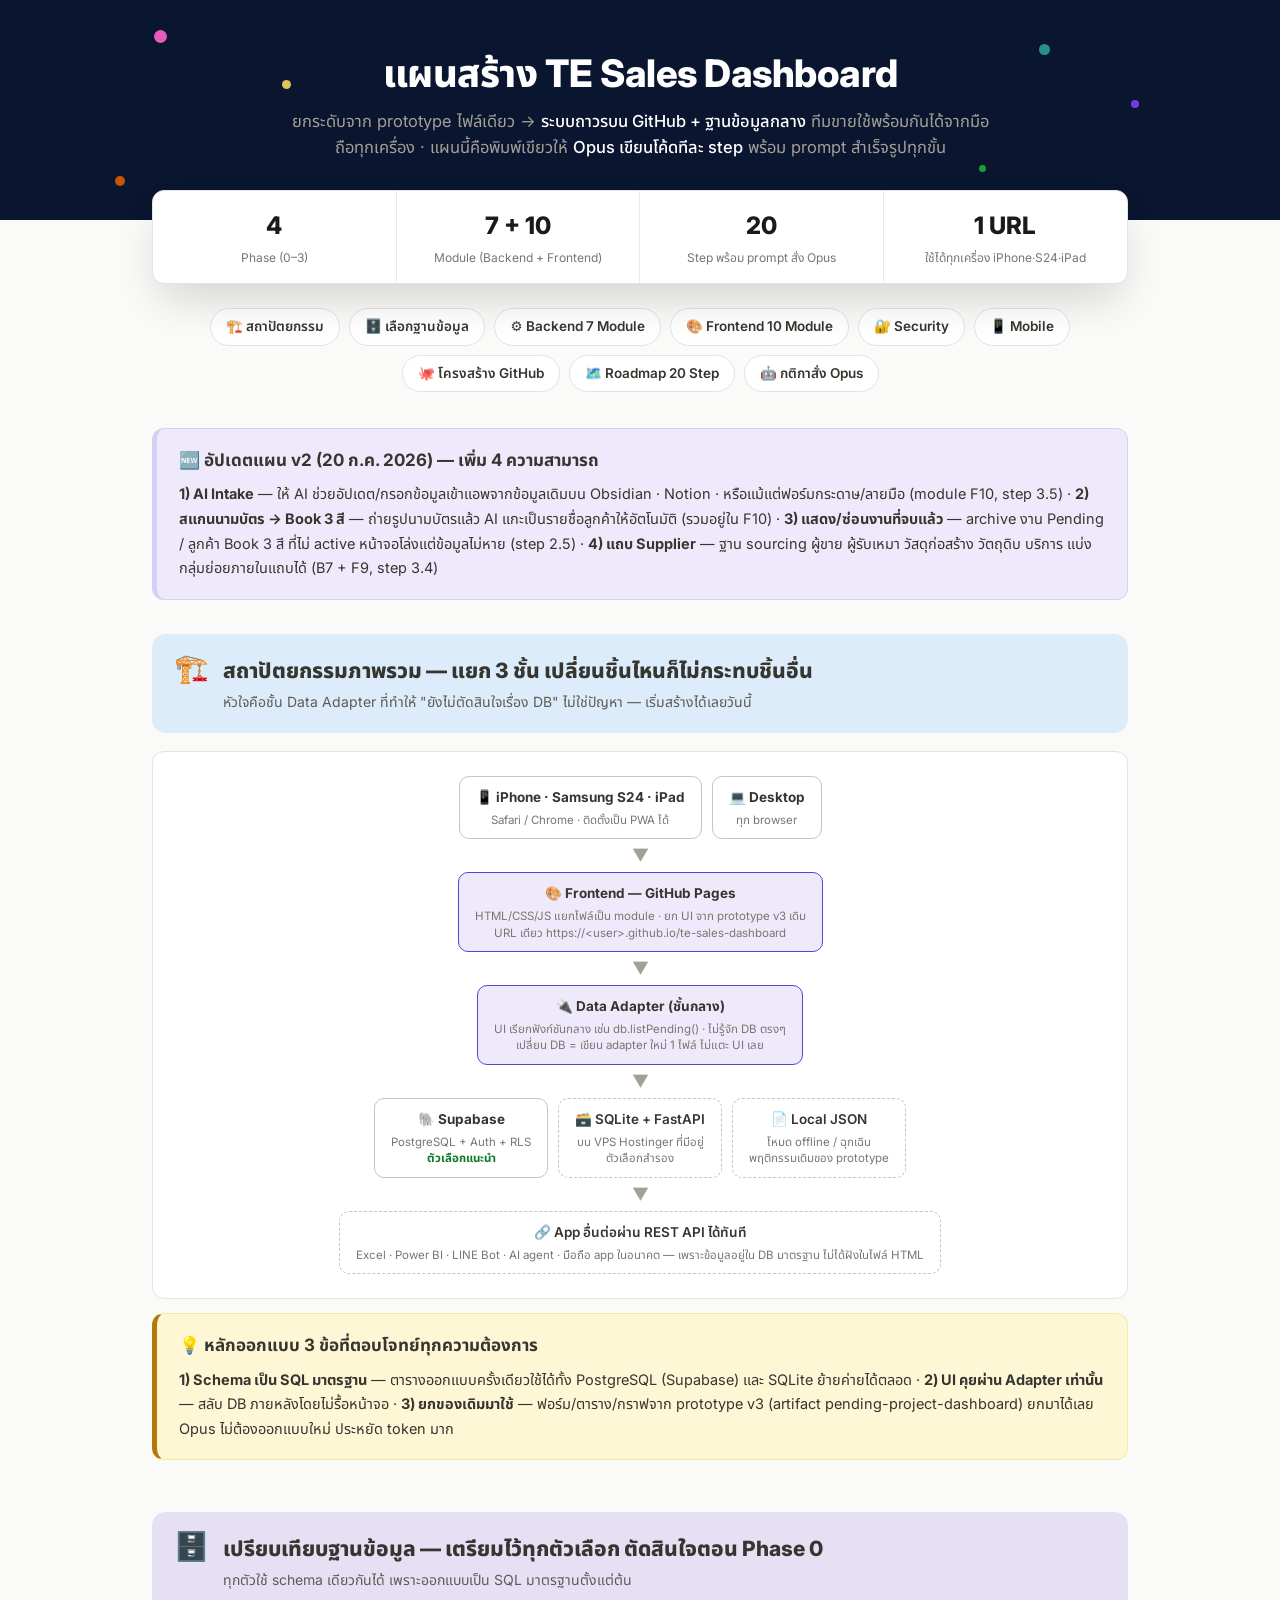
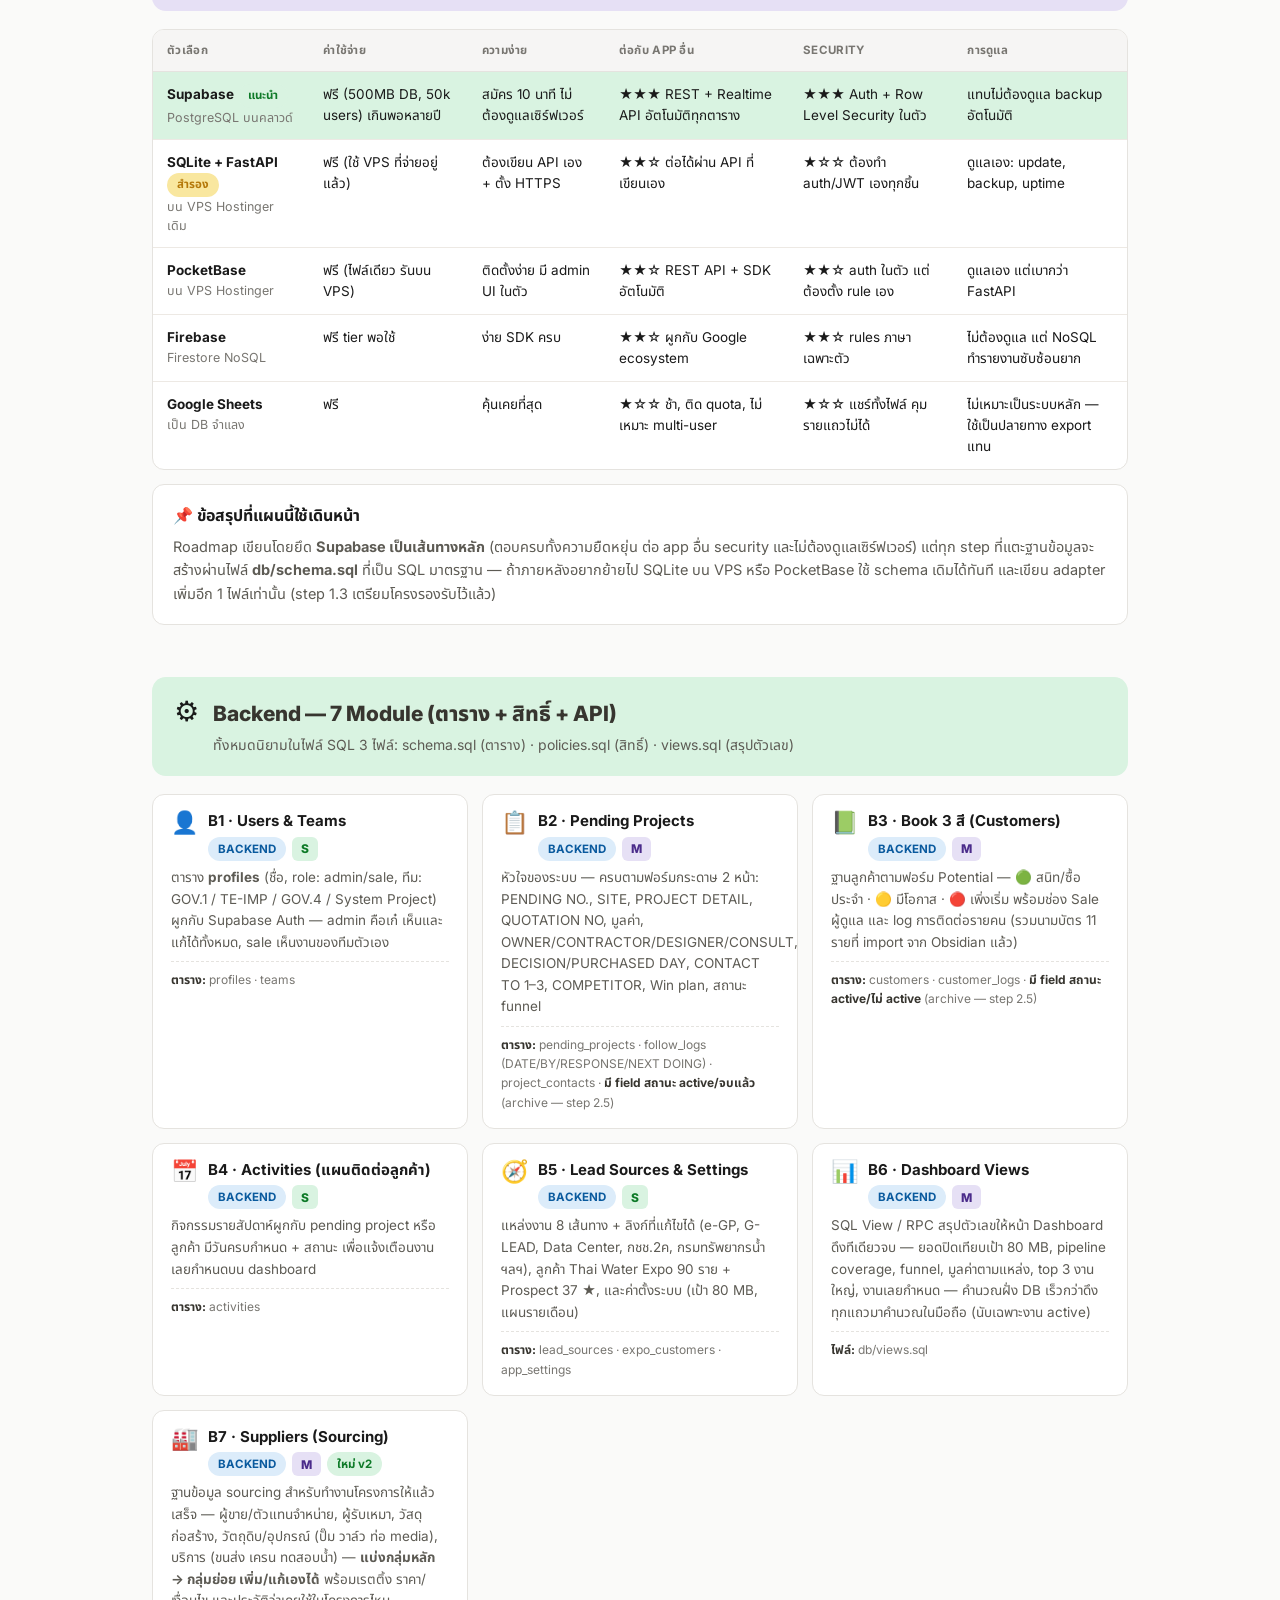
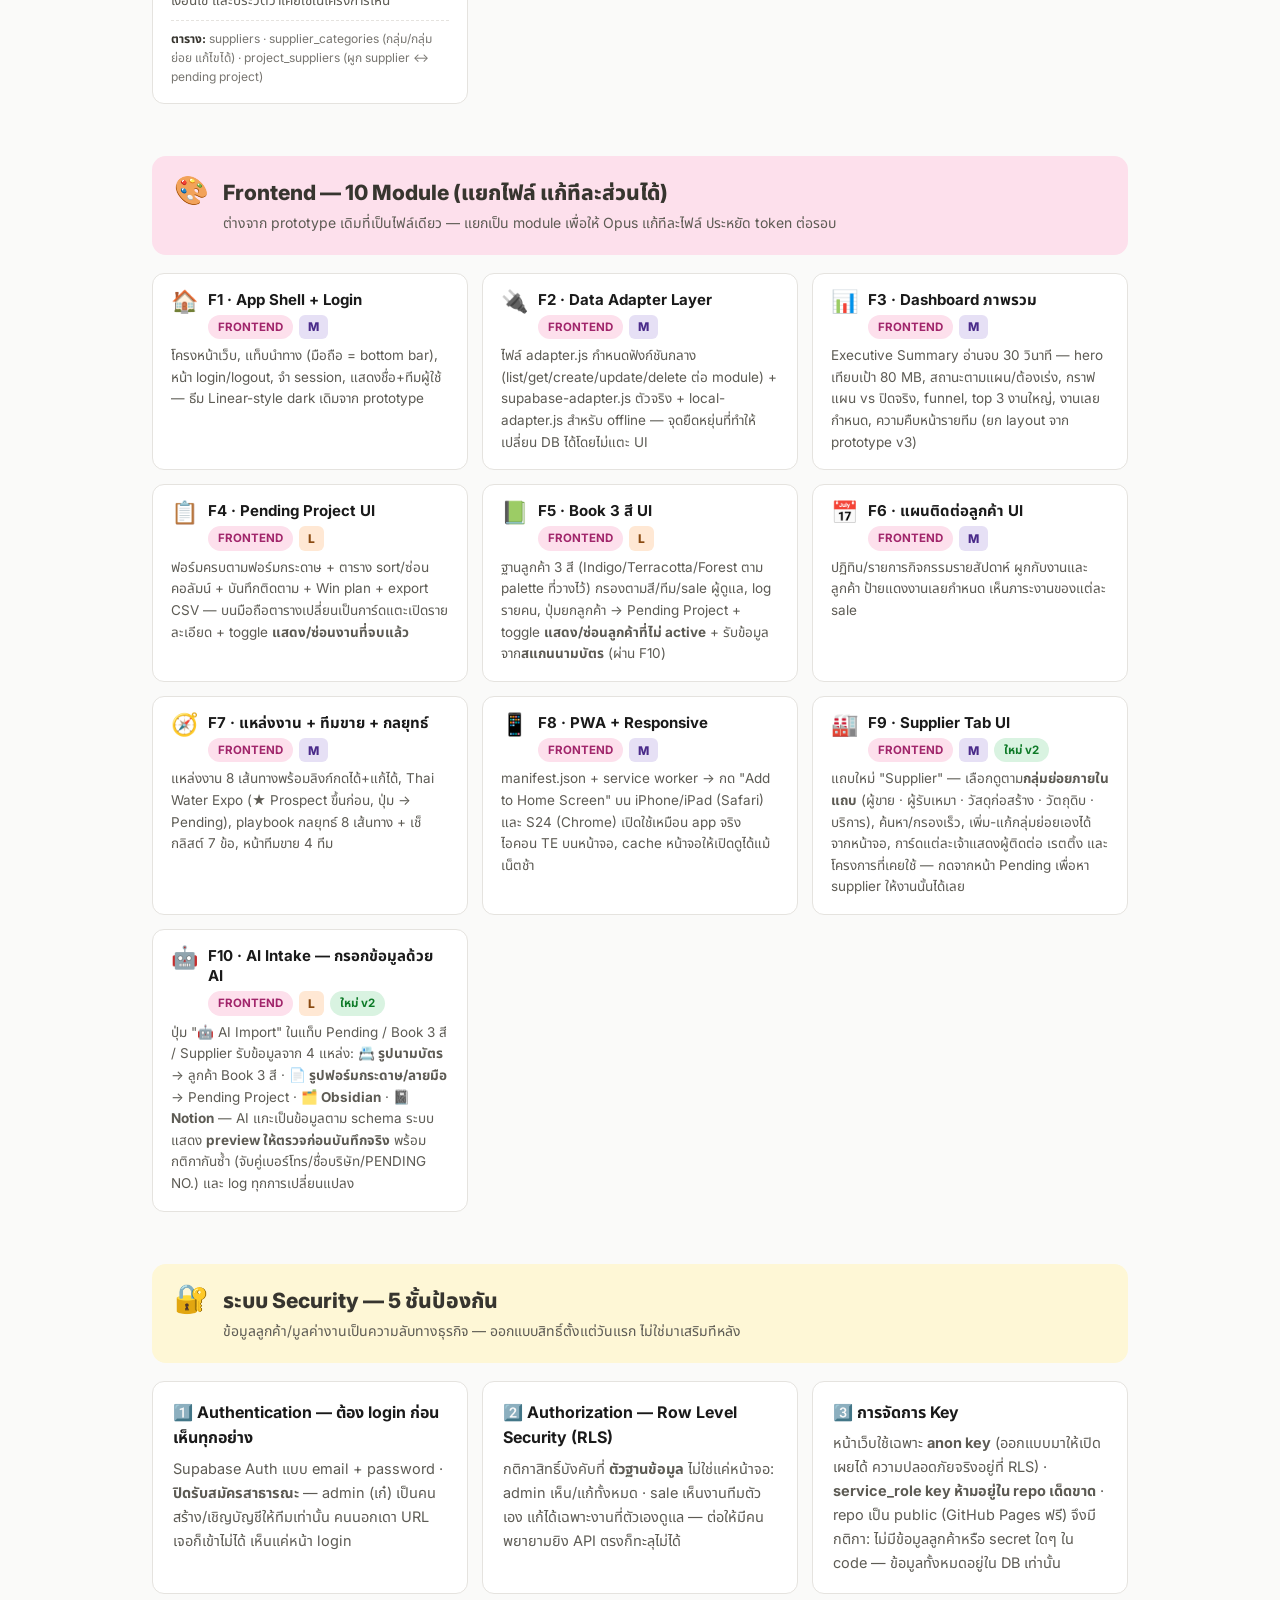
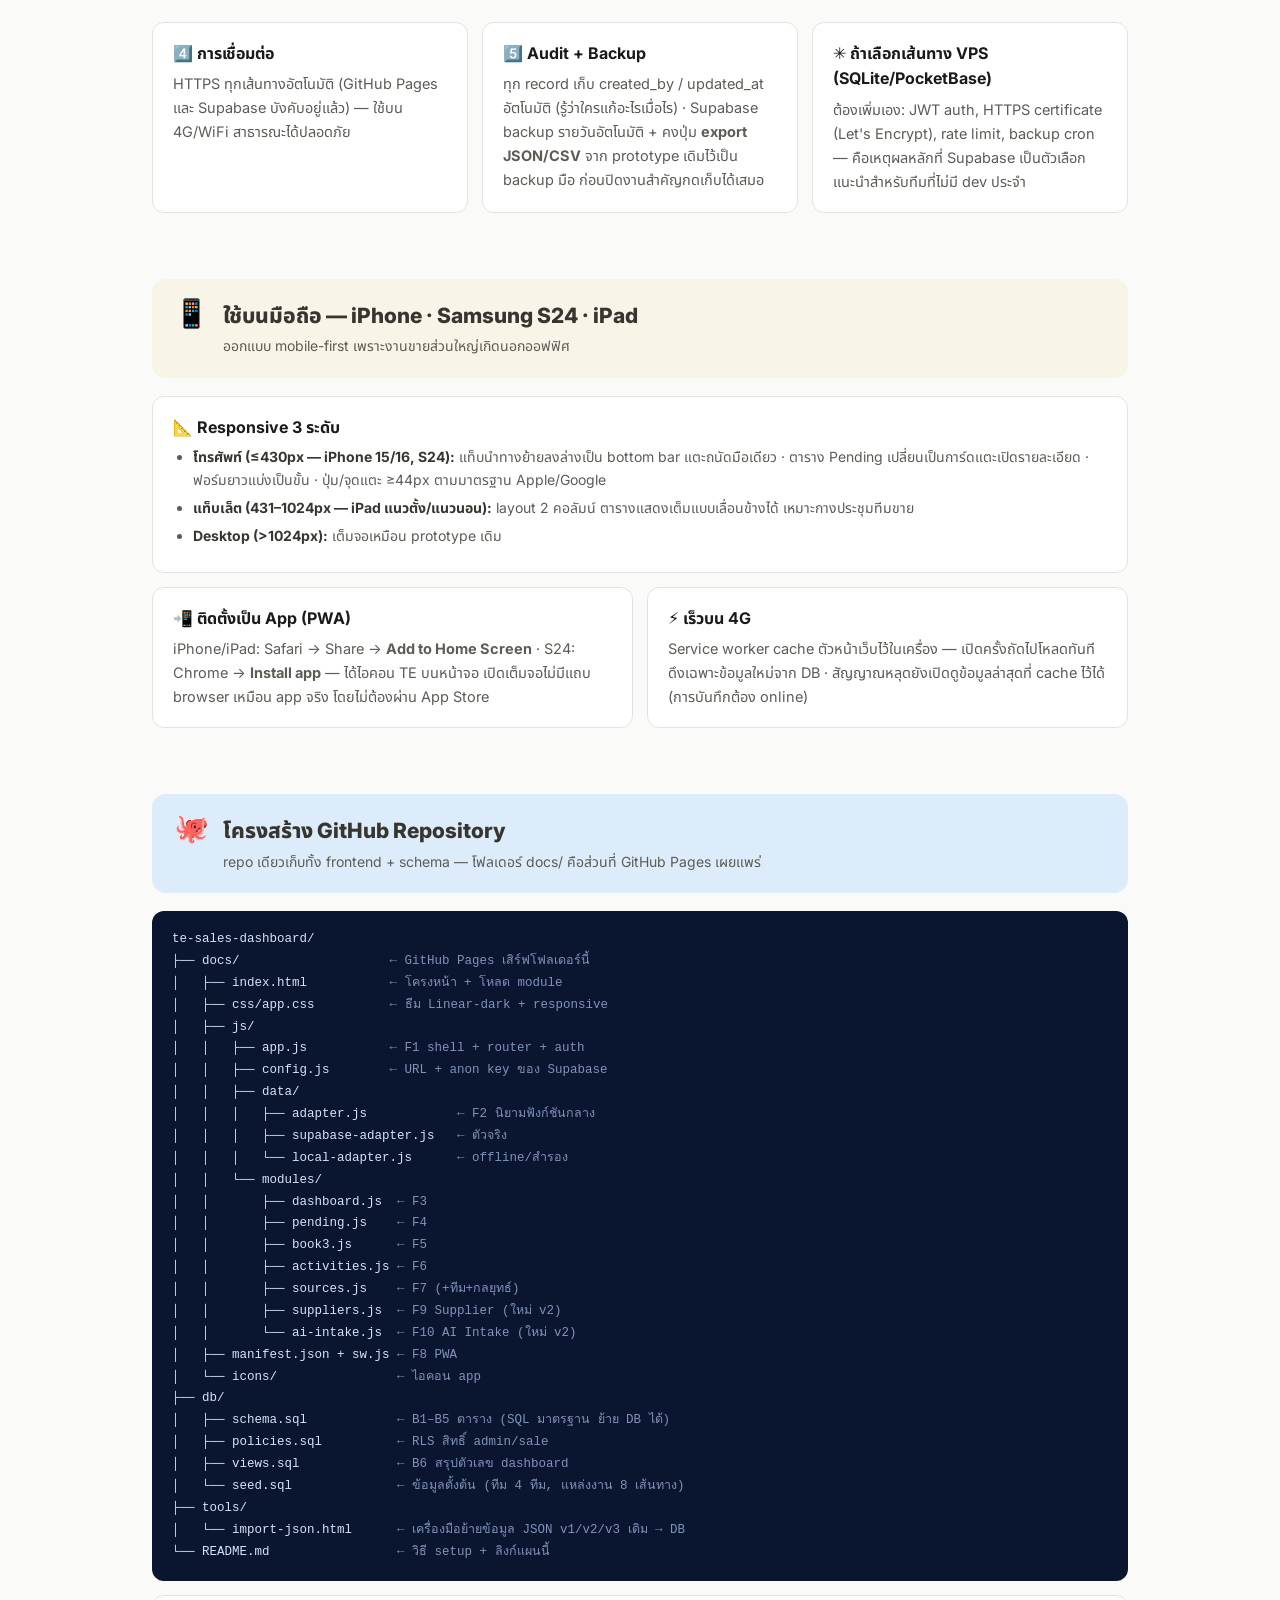
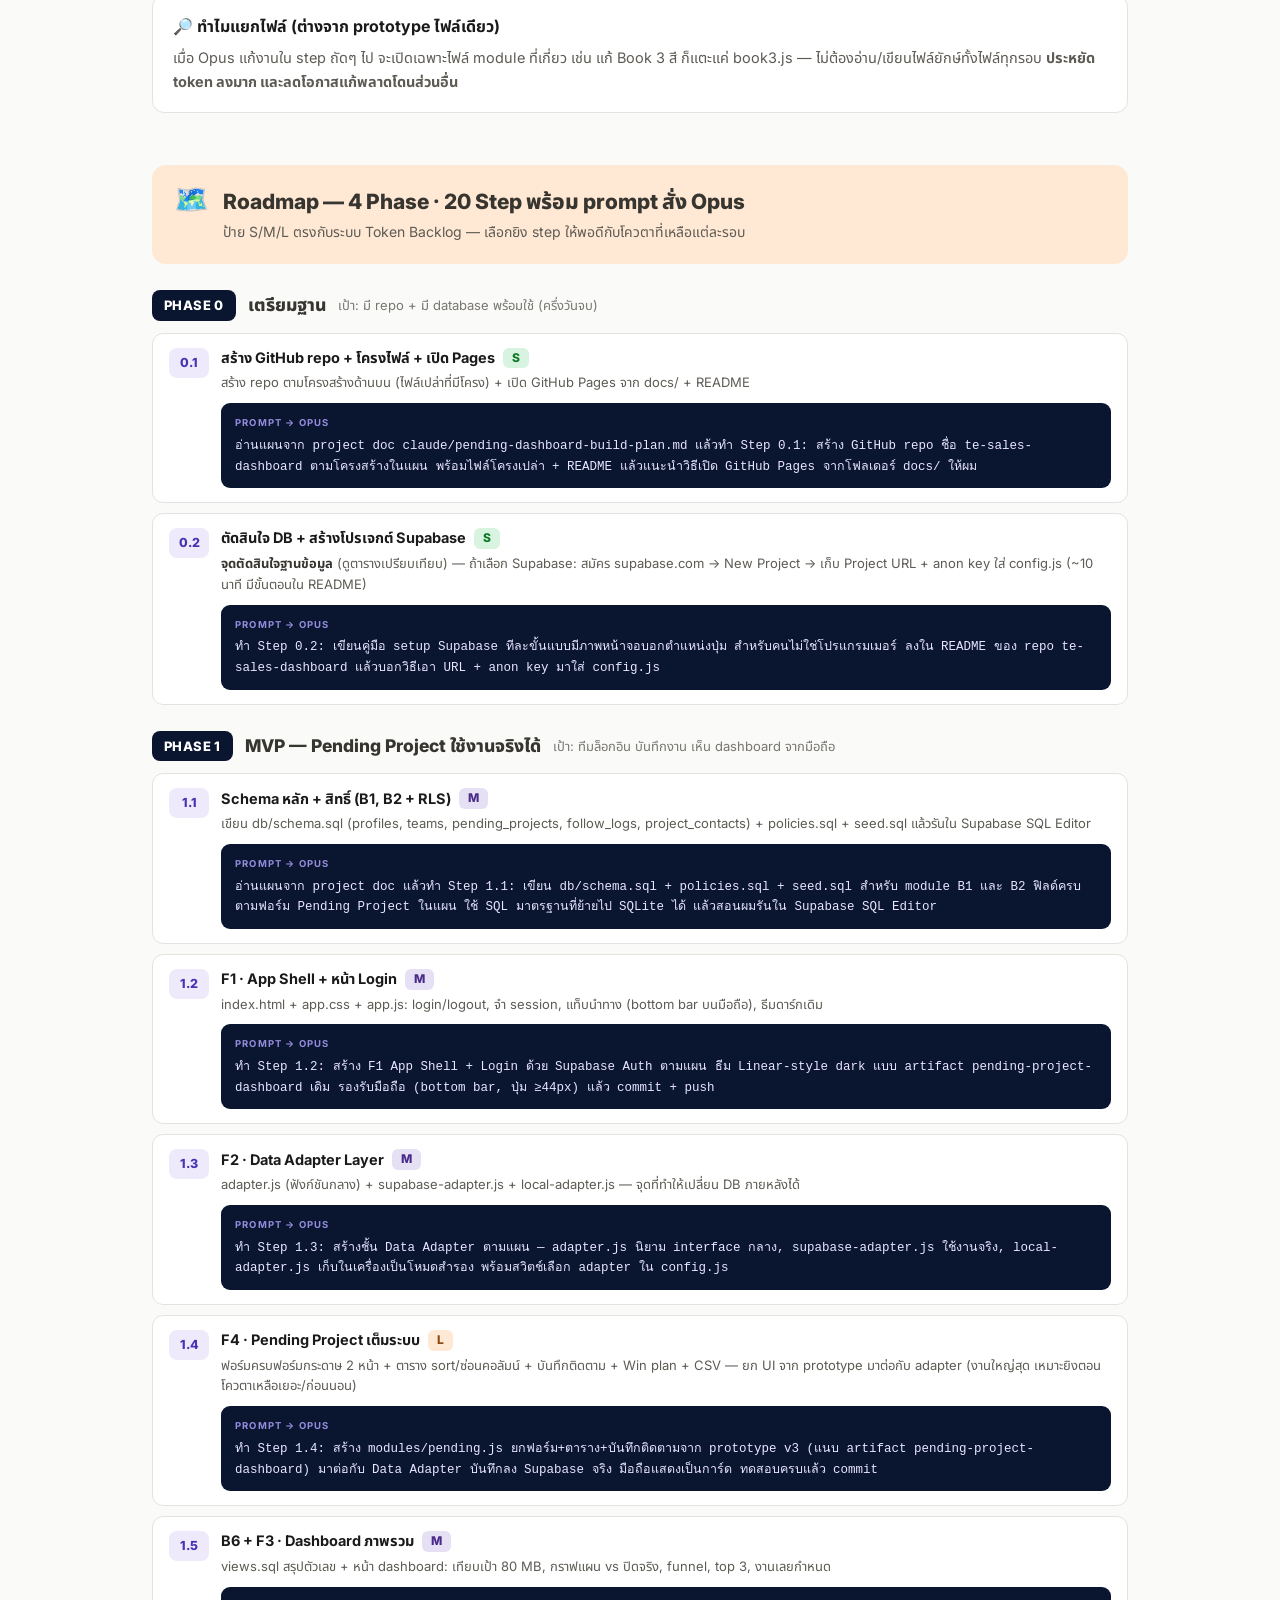
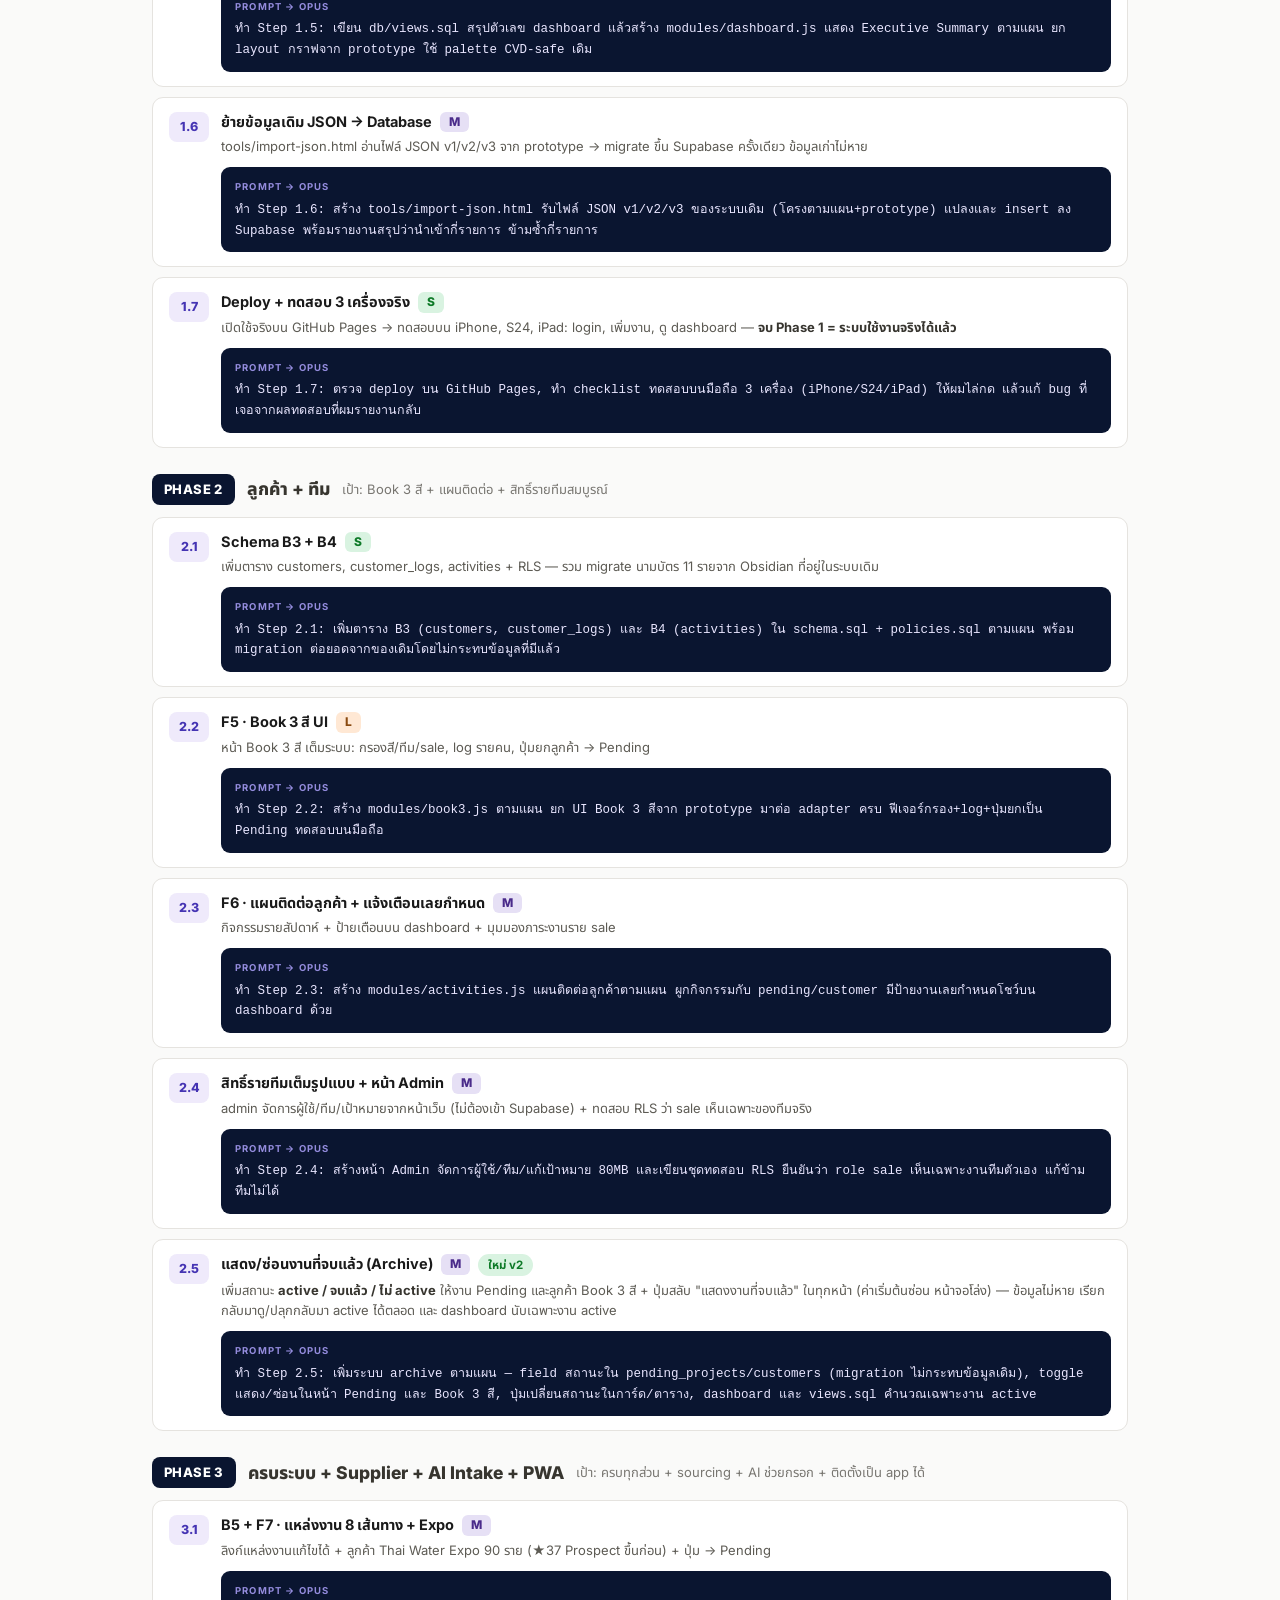
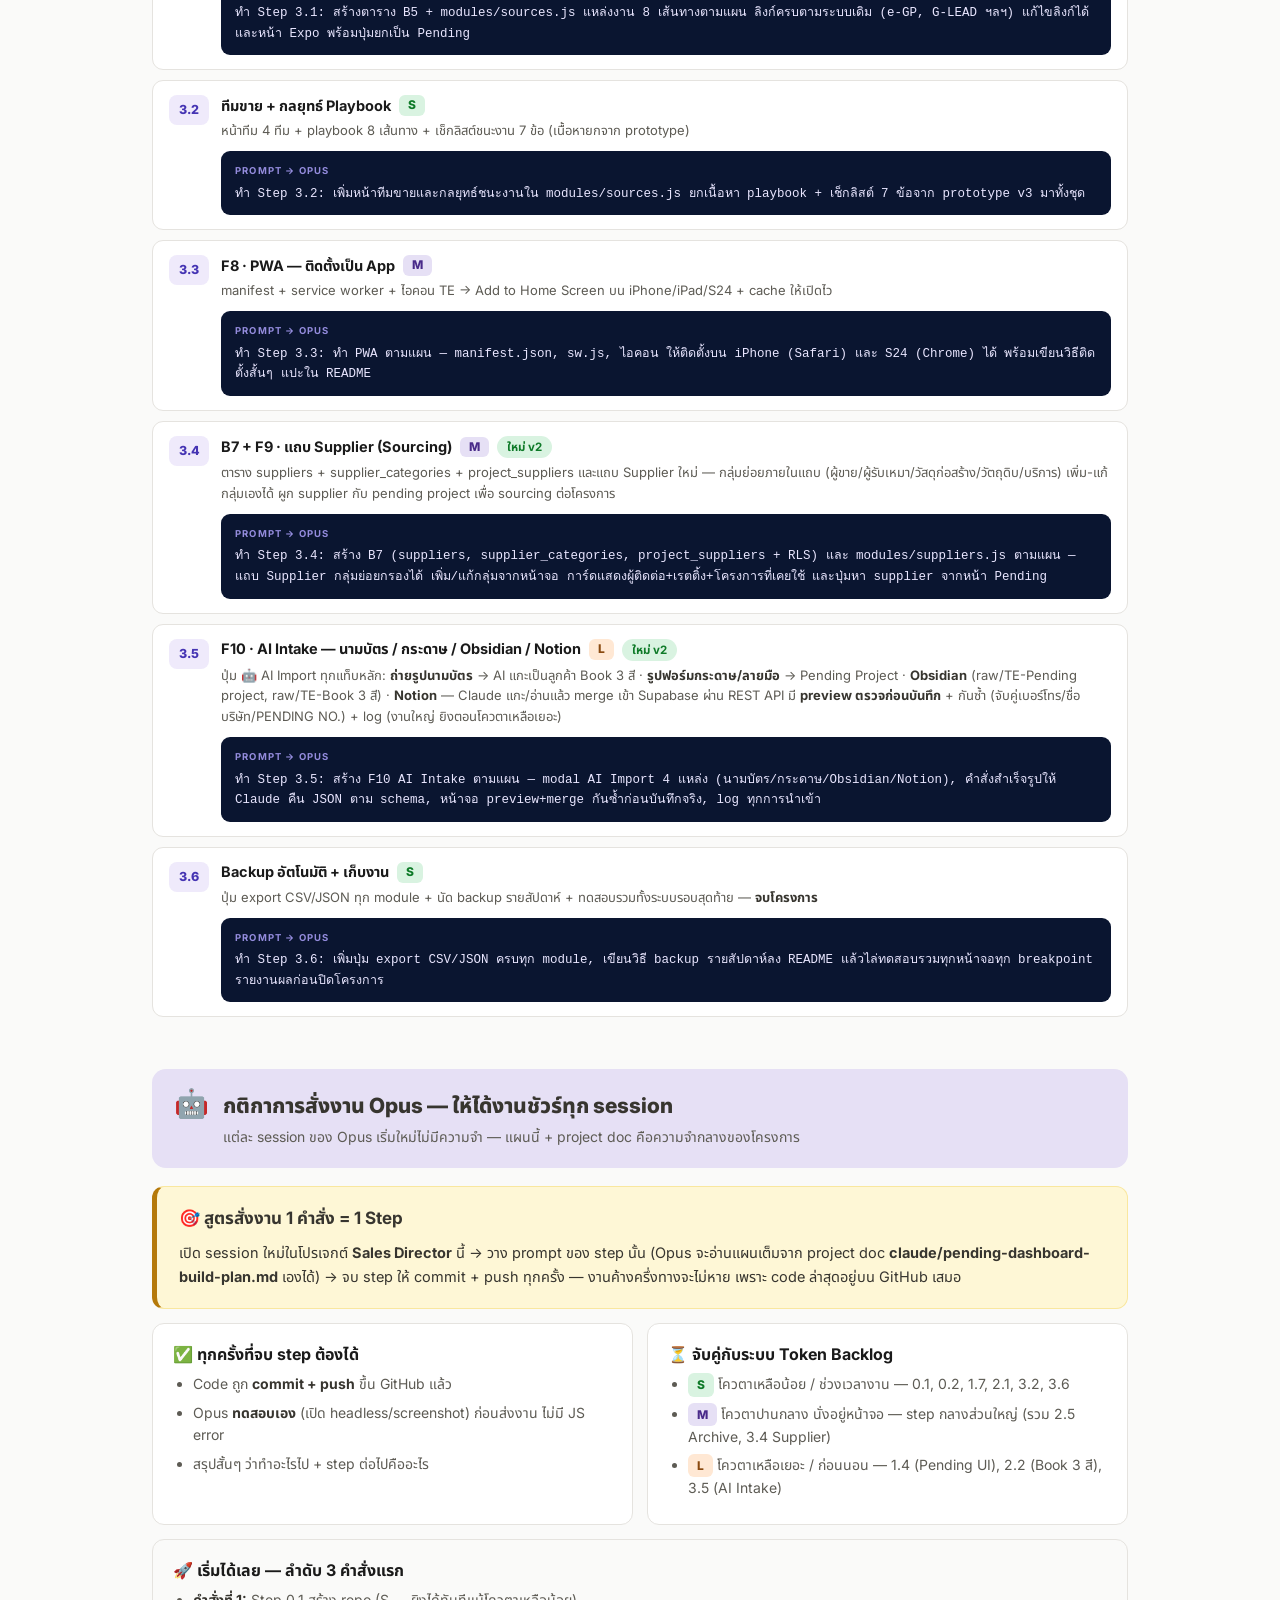
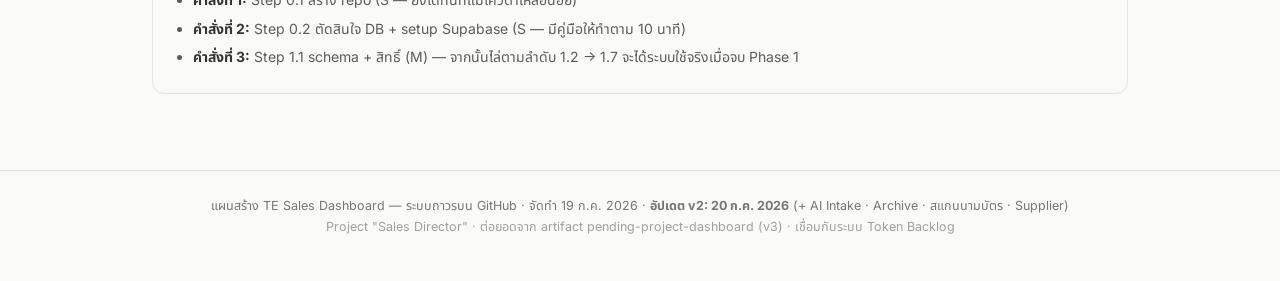
<file: plan/te-sales-dashboard-build-plan.html>
<!DOCTYPE html>
<html lang="th">
<head>
<meta charset="UTF-8">
<meta name="viewport" content="width=device-width, initial-scale=1.0">
<title>แผนสร้าง TE Sales Dashboard — ระบบถาวรบน GitHub</title>
<link rel="preconnect" href="https://fonts.googleapis.com">
<link href="https://fonts.googleapis.com/css2?family=Inter:wght@400;500;600;700;800&family=Noto+Sans+Thai:wght@400;500;600;700;800&display=swap" rel="stylesheet">
<style>
  :root{
    --primary:#5645d4; --primary-pressed:#4534b3; --primary-soft:#efeafb;
    --navy:#0a1530;
    --link:#0075de;
    --canvas:#ffffff; --surface:#f6f5f4; --surface-soft:#fafaf9;
    --hairline:#e5e3df; --hairline-soft:#ede9e4; --hairline-strong:#c8c4be;
    --ink:#1a1a1a; --charcoal:#37352f;
    --slate:#5d5b54; --steel:#787671; --stone:#a4a097;
    --on-dark:#ffffff; --on-dark-muted:#a4a097;
    --tint-peach:#ffe8d4; --tint-rose:#fde0ec; --tint-mint:#d9f3e1;
    --tint-lavender:#e6e0f5; --tint-sky:#dcecfa; --tint-yellow:#fef7d6;
    --tint-yellow-bold:#f9e79f; --tint-cream:#f8f5e8;
    --green:#1aae39; --red:#d1392b; --amber:#b5790a; --blue:#0a5a9e;
    --font:'Inter','Noto Sans Thai',-apple-system,system-ui,'Segoe UI',Helvetica,sans-serif;
  }
  *{margin:0;padding:0;box-sizing:border-box}
  body{font-family:var(--font);background:var(--surface-soft);color:var(--ink);font-size:16px;line-height:1.6}
  a{color:var(--link)}

  .hero{background:var(--navy);color:var(--on-dark);padding:52px 32px 60px;position:relative;overflow:hidden;text-align:center}
  .hero .dot{position:absolute;border-radius:9999px;opacity:.9}
  .hero h1{font-size:38px;font-weight:800;line-height:1.15;letter-spacing:-.5px;position:relative}
  .hero .sub{font-size:16.5px;font-weight:400;color:var(--on-dark-muted);margin-top:12px;position:relative;max-width:700px;margin-left:auto;margin-right:auto}
  .hero .sub b{color:var(--on-dark);font-weight:500}
  @media(max-width:767px){.hero{padding:38px 20px 48px}.hero h1{font-size:25px}}

  .stats{max-width:1040px;margin:-30px auto 0;padding:0 32px;position:relative}
  .stats-inner{background:var(--canvas);border:1px solid var(--hairline);border-radius:12px;
    box-shadow:rgba(15,15,15,.16) 0 22px 44px -8px;display:flex;flex-wrap:wrap}
  .stat{flex:1 1 130px;padding:16px 20px;text-align:center;border-right:1px solid var(--hairline-soft)}
  .stat:last-child{border-right:none}
  .stat .num{font-size:24px;font-weight:800;color:var(--ink)}
  .stat .lbl{font-size:12px;color:var(--steel);margin-top:2px}
  @media(max-width:600px){.stat{flex:1 1 50%;border-bottom:1px solid var(--hairline-soft)}}

  .qnav{max-width:1040px;margin:24px auto 0;padding:0 32px;display:flex;gap:9px;flex-wrap:wrap;justify-content:center}
  .qnav a{font-size:13.5px;font-weight:600;color:var(--charcoal);text-decoration:none;
    background:var(--canvas);border:1px solid var(--hairline);border-radius:9999px;padding:7px 15px;transition:all .15s}
  .qnav a:hover{background:var(--primary-soft);border-color:var(--primary);color:var(--primary-pressed)}

  main{max-width:1040px;margin:0 auto;padding:36px 32px 24px}
  @media(max-width:767px){main{padding:24px 16px}.stats,.qnav{padding:0 16px}}

  section{margin-bottom:52px;scroll-margin-top:16px}
  .sec-head{display:flex;align-items:flex-start;gap:14px;border-radius:14px;padding:20px 22px;margin-bottom:18px}
  .sec-head .ico{font-size:28px;line-height:1}
  .sec-head h2{font-size:21px;font-weight:800;color:var(--charcoal)}
  .sec-head p{font-size:14px;color:var(--slate);margin-top:3px}

  .card{background:var(--canvas);border:1px solid var(--hairline);border-radius:12px;padding:18px 20px;margin-bottom:14px}
  .card h3{font-size:16px;font-weight:700;color:var(--ink);margin-bottom:6px;display:flex;align-items:center;gap:8px;flex-wrap:wrap}
  .card p{font-size:14.5px;color:var(--slate);line-height:1.65}
  .card p + p{margin-top:8px}
  .grid2{display:grid;grid-template-columns:repeat(auto-fit,minmax(280px,1fr));gap:14px}

  .sz{display:inline-flex;align-items:center;justify-content:center;font-size:12px;font-weight:800;border-radius:6px;padding:2px 9px;letter-spacing:.3px}
  .sz.s{background:var(--tint-mint);color:#0e7a28}
  .sz.m{background:var(--tint-lavender);color:#4a2b8a}
  .sz.l{background:var(--tint-peach);color:#8a4a10}

  .pill{display:inline-flex;align-items:center;gap:5px;font-size:11.5px;font-weight:700;border-radius:9999px;padding:3px 10px;white-space:nowrap}
  .pill.be{background:var(--tint-sky);color:var(--blue)}
  .pill.fe{background:var(--tint-rose);color:#a1266b}
  .pill.rec{background:var(--tint-mint);color:#0e7a28}
  .pill.alt{background:var(--tint-yellow-bold);color:var(--amber)}

  .rulebox{background:var(--tint-yellow);border:1px solid var(--tint-yellow-bold);border-left:5px solid var(--amber);border-radius:12px;padding:18px 22px;margin-bottom:14px}
  .rulebox h3{font-size:17px;font-weight:700;color:var(--charcoal);margin-bottom:8px;display:flex;align-items:center;gap:8px}
  .rulebox p{font-size:14.5px;color:var(--charcoal);line-height:1.7}

  .table-wrap{background:var(--canvas);border:1px solid var(--hairline);border-radius:12px;overflow:hidden;overflow-x:auto}
  table{width:100%;border-collapse:collapse;font-size:13.5px}
  thead th{text-align:left;font-size:11.5px;font-weight:700;text-transform:uppercase;letter-spacing:.3px;color:var(--steel);
    background:var(--surface);padding:11px 14px;border-bottom:1px solid var(--hairline);white-space:nowrap;vertical-align:top}
  tbody td{padding:12px 14px;border-bottom:1px solid var(--hairline-soft);vertical-align:top;line-height:1.55}
  tbody tr:last-child td{border-bottom:none}
  tbody tr:hover{background:var(--surface-soft)}
  td .mut{color:var(--steel);font-size:12.5px}
  tr.rec-row{background:var(--tint-mint)}
  tr.rec-row:hover{background:var(--tint-mint)}

  /* architecture diagram */
  .arch{display:flex;flex-direction:column;gap:8px;align-items:center;padding:6px 0}
  .arch-row{display:flex;gap:10px;flex-wrap:wrap;justify-content:center;width:100%}
  .node{background:var(--canvas);border:1.5px solid var(--hairline-strong);border-radius:10px;padding:10px 16px;font-size:13.5px;text-align:center;font-weight:700;color:var(--charcoal);flex:0 1 auto}
  .node small{display:block;font-weight:400;color:var(--steel);font-size:11.5px;margin-top:3px;line-height:1.45}
  .node.hl{border-color:var(--primary);background:var(--primary-soft)}
  .node.dim{border-style:dashed;font-weight:600}
  .arrow{font-size:17px;color:var(--stone);line-height:1;text-align:center}

  ul.plain{margin:6px 0 0 0;padding-left:20px}
  ul.plain li{font-size:14px;color:var(--slate);margin-bottom:6px;line-height:1.6}
  ul.plain li b{color:var(--charcoal)}

  /* module cards */
  .bl{border:1px solid var(--hairline);border-radius:12px;padding:16px 18px;background:var(--canvas);position:relative}
  .bl .bl-top{display:flex;align-items:flex-start;gap:10px;margin-bottom:6px}
  .bl .bl-top .em{font-size:22px;line-height:1}
  .bl .bl-top .tt{flex:1;min-width:0}
  .bl .bl-top h3{font-size:15px;font-weight:700;color:var(--ink);line-height:1.35}
  .bl .meta-row{display:flex;flex-wrap:wrap;gap:6px;margin-top:5px}
  .bl p{font-size:13.5px;color:var(--slate);line-height:1.6;margin-top:6px}
  .bl .mode{font-size:12px;color:var(--steel);margin-top:8px;padding-top:8px;border-top:1px dashed var(--hairline)}
  .bl .mode b{color:var(--charcoal)}

  /* repo tree + prompt */
  .tree{background:var(--navy);color:#d7e3f4;border-radius:12px;padding:18px 20px;font-family:ui-monospace,Menlo,Consolas,monospace;font-size:12.5px;line-height:1.75;overflow-x:auto;white-space:pre}
  .tree .c{color:#7e94b8}
  .prompt{background:var(--navy);color:#e9e6ff;border-radius:9px;padding:12px 14px 11px;font-size:12.5px;line-height:1.65;margin-top:10px;font-family:ui-monospace,Menlo,Consolas,monospace;white-space:pre-wrap}
  .prompt .pl{display:block;font-size:9.5px;letter-spacing:1.2px;color:#948cdd;margin-bottom:5px;font-weight:700;font-family:var(--font)}

  /* roadmap steps */
  .phase-head{display:flex;align-items:center;gap:12px;margin:26px 0 12px;flex-wrap:wrap}
  .phase-head .pnum{background:var(--navy);color:#fff;font-weight:800;font-size:13px;border-radius:8px;padding:5px 12px;letter-spacing:.4px}
  .phase-head h3{font-size:17.5px;font-weight:800;color:var(--charcoal)}
  .phase-head .goal{font-size:13px;color:var(--steel)}
  .step{display:flex;gap:12px;padding:14px 16px;border:1px solid var(--hairline);border-radius:11px;background:var(--canvas);margin-bottom:10px}
  .step .no{flex:none;min-width:40px;height:30px;border-radius:8px;background:var(--primary-soft);color:var(--primary-pressed);font-weight:800;display:flex;align-items:center;justify-content:center;font-size:12.5px;padding:0 6px}
  .step .st-body{flex:1;min-width:0}
  .step h4{font-size:14.5px;font-weight:700;color:var(--ink);display:flex;gap:8px;align-items:center;flex-wrap:wrap;line-height:1.4}
  .step p{font-size:13px;color:var(--slate);margin-top:4px;line-height:1.6}
  .step p b{color:var(--charcoal)}

  footer{border-top:1px solid var(--hairline);padding:24px 32px 44px;text-align:center;font-size:12.5px;color:var(--steel);line-height:1.7}
</style>
</head>
<body>

<div class="hero">
  <div class="dot" style="width:13px;height:13px;background:#ff64c8;top:30px;left:12%"></div>
  <div class="dot" style="width:9px;height:9px;background:#f5d75e;top:80px;left:22%"></div>
  <div class="dot" style="width:11px;height:11px;background:#2a9d99;top:44px;right:18%"></div>
  <div class="dot" style="width:8px;height:8px;background:#7b3ff2;top:100px;right:11%"></div>
  <div class="dot" style="width:10px;height:10px;background:#dd5b00;bottom:34px;left:9%"></div>
  <div class="dot" style="width:7px;height:7px;background:#1aae39;bottom:48px;right:23%"></div>
  <h1>แผนสร้าง TE Sales Dashboard</h1>
  <div class="sub">ยกระดับจาก prototype ไฟล์เดียว → <b>ระบบถาวรบน GitHub + ฐานข้อมูลกลาง</b> ทีมขายใช้พร้อมกันได้จากมือถือทุกเครื่อง · แผนนี้คือพิมพ์เขียวให้ <b>Opus เขียนโค้ดทีละ step</b> พร้อม prompt สำเร็จรูปทุกขั้น</div>
</div>

<div class="stats">
  <div class="stats-inner">
    <div class="stat"><div class="num">4</div><div class="lbl">Phase (0–3)</div></div>
    <div class="stat"><div class="num">7 + 10</div><div class="lbl">Module (Backend + Frontend)</div></div>
    <div class="stat"><div class="num">20</div><div class="lbl">Step พร้อม prompt สั่ง Opus</div></div>
    <div class="stat"><div class="num">1 URL</div><div class="lbl">ใช้ได้ทุกเครื่อง iPhone·S24·iPad</div></div>
  </div>
</div>

<div class="qnav">
  <a href="#arch">🏗️ สถาปัตยกรรม</a>
  <a href="#db">🗄️ เลือกฐานข้อมูล</a>
  <a href="#backend">⚙️ Backend 7 Module</a>
  <a href="#frontend">🎨 Frontend 10 Module</a>
  <a href="#security">🔐 Security</a>
  <a href="#mobile">📱 Mobile</a>
  <a href="#repo">🐙 โครงสร้าง GitHub</a>
  <a href="#roadmap">🗺️ Roadmap 20 Step</a>
  <a href="#opus">🤖 กติกาสั่ง Opus</a>
</div>

<main>

  <!-- V2 UPDATE BANNER -->
  <section id="v2" style="margin-bottom:34px">
    <div class="rulebox" style="border-left-color:var(--primary);background:var(--primary-soft);border-color:#d8cef5">
      <h3>🆕 อัปเดตแผน v2 (20 ก.ค. 2026) — เพิ่ม 4 ความสามารถ</h3>
      <p><b>1) AI Intake</b> — ให้ AI ช่วยอัปเดต/กรอกข้อมูลเข้าแอพจากข้อมูลเดิมบน Obsidian · Notion · หรือแม้แต่ฟอร์มกระดาษ/ลายมือ (module F10, step 3.5) · <b>2) สแกนนามบัตร → Book 3 สี</b> — ถ่ายรูปนามบัตรแล้ว AI แกะเป็นรายชื่อลูกค้าให้อัตโนมัติ (รวมอยู่ใน F10) · <b>3) แสดง/ซ่อนงานที่จบแล้ว</b> — archive งาน Pending / ลูกค้า Book 3 สี ที่ไม่ active หน้าจอโล่งแต่ข้อมูลไม่หาย (step 2.5) · <b>4) แถบ Supplier</b> — ฐาน sourcing ผู้ขาย ผู้รับเหมา วัสดุก่อสร้าง วัตถุดิบ บริการ แบ่งกลุ่มย่อยภายในแถบได้ (B7 + F9, step 3.4)</p>
    </div>
  </section>

  <!-- ARCHITECTURE -->
  <section id="arch">
    <div class="sec-head" style="background:var(--tint-sky)">
      <span class="ico">🏗️</span>
      <div>
        <h2>สถาปัตยกรรมภาพรวม — แยก 3 ชั้น เปลี่ยนชิ้นไหนก็ไม่กระทบชิ้นอื่น</h2>
        <p>หัวใจคือชั้น Data Adapter ที่ทำให้ "ยังไม่ตัดสินใจเรื่อง DB" ไม่ใช่ปัญหา — เริ่มสร้างได้เลยวันนี้</p>
      </div>
    </div>

    <div class="card">
      <div class="arch">
        <div class="arch-row">
          <div class="node">📱 iPhone · Samsung S24 · iPad<small>Safari / Chrome · ติดตั้งเป็น PWA ได้</small></div>
          <div class="node">💻 Desktop<small>ทุก browser</small></div>
        </div>
        <div class="arrow">▼</div>
        <div class="arch-row">
          <div class="node hl">🎨 Frontend — GitHub Pages<small>HTML/CSS/JS แยกไฟล์เป็น module · ยก UI จาก prototype v3 เดิม<br>URL เดียว https://&lt;user&gt;.github.io/te-sales-dashboard</small></div>
        </div>
        <div class="arrow">▼</div>
        <div class="arch-row">
          <div class="node hl">🔌 Data Adapter (ชั้นกลาง)<small>UI เรียกฟังก์ชันกลาง เช่น db.listPending() · ไม่รู้จัก DB ตรงๆ<br>เปลี่ยน DB = เขียน adapter ใหม่ 1 ไฟล์ ไม่แตะ UI เลย</small></div>
        </div>
        <div class="arrow">▼</div>
        <div class="arch-row">
          <div class="node">🐘 Supabase<small>PostgreSQL + Auth + RLS<br><b style="color:#0e7a28">ตัวเลือกแนะนำ</b></small></div>
          <div class="node dim">🗃️ SQLite + FastAPI<small>บน VPS Hostinger ที่มีอยู่<br>ตัวเลือกสำรอง</small></div>
          <div class="node dim">📄 Local JSON<small>โหมด offline / ฉุกเฉิน<br>พฤติกรรมเดิมของ prototype</small></div>
        </div>
        <div class="arrow">▼</div>
        <div class="arch-row">
          <div class="node dim">🔗 App อื่นต่อผ่าน REST API ได้ทันที<small>Excel · Power BI · LINE Bot · AI agent · มือถือ app ในอนาคต — เพราะข้อมูลอยู่ใน DB มาตรฐาน ไม่ได้ฝังในไฟล์ HTML</small></div>
        </div>
      </div>
    </div>

    <div class="rulebox">
      <h3>💡 หลักออกแบบ 3 ข้อที่ตอบโจทย์ทุกความต้องการ</h3>
      <p><b>1) Schema เป็น SQL มาตรฐาน</b> — ตารางออกแบบครั้งเดียวใช้ได้ทั้ง PostgreSQL (Supabase) และ SQLite ย้ายค่ายได้ตลอด · <b>2) UI คุยผ่าน Adapter เท่านั้น</b> — สลับ DB ภายหลังโดยไม่รื้อหน้าจอ · <b>3) ยกของเดิมมาใช้</b> — ฟอร์ม/ตาราง/กราฟจาก prototype v3 (artifact pending-project-dashboard) ยกมาได้เลย Opus ไม่ต้องออกแบบใหม่ ประหยัด token มาก</p>
    </div>
  </section>

  <!-- DATABASE -->
  <section id="db">
    <div class="sec-head" style="background:var(--tint-lavender)">
      <span class="ico">🗄️</span>
      <div>
        <h2>เปรียบเทียบฐานข้อมูล — เตรียมไว้ทุกตัวเลือก ตัดสินใจตอน Phase 0</h2>
        <p>ทุกตัวใช้ schema เดียวกันได้ เพราะออกแบบเป็น SQL มาตรฐานตั้งแต่ต้น</p>
      </div>
    </div>

    <div class="table-wrap">
      <table>
        <thead>
          <tr>
            <th style="min-width:130px">ตัวเลือก</th>
            <th>ค่าใช้จ่าย</th>
            <th>ความง่าย</th>
            <th>ต่อกับ App อื่น</th>
            <th>Security</th>
            <th>การดูแล</th>
          </tr>
        </thead>
        <tbody>
          <tr class="rec-row">
            <td><b>Supabase</b> <span class="pill rec">แนะนำ</span><div class="mut">PostgreSQL บนคลาวด์</div></td>
            <td>ฟรี (500MB DB, 50k users) เกินพอหลายปี</td>
            <td>สมัคร 10 นาที ไม่ต้องดูแลเซิร์ฟเวอร์</td>
            <td>★★★ REST + Realtime API อัตโนมัติทุกตาราง</td>
            <td>★★★ Auth + Row Level Security ในตัว</td>
            <td>แทบไม่ต้องดูแล backup อัตโนมัติ</td>
          </tr>
          <tr>
            <td><b>SQLite + FastAPI</b> <span class="pill alt">สำรอง</span><div class="mut">บน VPS Hostinger เดิม</div></td>
            <td>ฟรี (ใช้ VPS ที่จ่ายอยู่แล้ว)</td>
            <td>ต้องเขียน API เอง + ตั้ง HTTPS</td>
            <td>★★☆ ต่อได้ผ่าน API ที่เขียนเอง</td>
            <td>★☆☆ ต้องทำ auth/JWT เองทุกชิ้น</td>
            <td>ดูแลเอง: update, backup, uptime</td>
          </tr>
          <tr>
            <td><b>PocketBase</b><div class="mut">บน VPS Hostinger</div></td>
            <td>ฟรี (ไฟล์เดียว รันบน VPS)</td>
            <td>ติดตั้งง่าย มี admin UI ในตัว</td>
            <td>★★☆ REST API + SDK อัตโนมัติ</td>
            <td>★★☆ auth ในตัว แต่ต้องตั้ง rule เอง</td>
            <td>ดูแลเอง แต่เบากว่า FastAPI</td>
          </tr>
          <tr>
            <td><b>Firebase</b><div class="mut">Firestore NoSQL</div></td>
            <td>ฟรี tier พอใช้</td>
            <td>ง่าย SDK ครบ</td>
            <td>★★☆ ผูกกับ Google ecosystem</td>
            <td>★★☆ rules ภาษาเฉพาะตัว</td>
            <td>ไม่ต้องดูแล แต่ NoSQL ทำรายงานซับซ้อนยาก</td>
          </tr>
          <tr>
            <td><b>Google Sheets</b><div class="mut">เป็น DB จำแลง</div></td>
            <td>ฟรี</td>
            <td>คุ้นเคยที่สุด</td>
            <td>★☆☆ ช้า, ติด quota, ไม่เหมาะ multi-user</td>
            <td>★☆☆ แชร์ทั้งไฟล์ คุมรายแถวไม่ได้</td>
            <td>ไม่เหมาะเป็นระบบหลัก — ใช้เป็นปลายทาง export แทน</td>
          </tr>
        </tbody>
      </table>
    </div>

    <div class="card" style="margin-top:14px">
      <h3>📌 ข้อสรุปที่แผนนี้ใช้เดินหน้า</h3>
      <p>Roadmap เขียนโดยยึด <b>Supabase เป็นเส้นทางหลัก</b> (ตอบครบทั้งความยืดหยุ่น ต่อ app อื่น security และไม่ต้องดูแลเซิร์ฟเวอร์) แต่ทุก step ที่แตะฐานข้อมูลจะสร้างผ่านไฟล์ <b>db/schema.sql</b> ที่เป็น SQL มาตรฐาน — ถ้าภายหลังอยากย้ายไป SQLite บน VPS หรือ PocketBase ใช้ schema เดิมได้ทันที และเขียน adapter เพิ่มอีก 1 ไฟล์เท่านั้น (step 1.3 เตรียมโครงรองรับไว้แล้ว)</p>
    </div>
  </section>

  <!-- BACKEND MODULES -->
  <section id="backend">
    <div class="sec-head" style="background:var(--tint-mint)">
      <span class="ico">⚙️</span>
      <div>
        <h2>Backend — 7 Module (ตาราง + สิทธิ์ + API)</h2>
        <p>ทั้งหมดนิยามในไฟล์ SQL 3 ไฟล์: schema.sql (ตาราง) · policies.sql (สิทธิ์) · views.sql (สรุปตัวเลข)</p>
      </div>
    </div>

    <div class="grid2">
      <div class="bl">
        <div class="bl-top"><span class="em">👤</span><div class="tt">
          <h3>B1 · Users &amp; Teams</h3>
          <div class="meta-row"><span class="pill be">BACKEND</span><span class="sz s">S</span></div>
        </div></div>
        <p>ตาราง <b>profiles</b> (ชื่อ, role: admin/sale, ทีม: GOV.1 / TE-IMP / GOV.4 / System Project) ผูกกับ Supabase Auth — admin คือเก๋ เห็นและแก้ได้ทั้งหมด, sale เห็นงานของทีมตัวเอง</p>
        <div class="mode"><b>ตาราง:</b> profiles · teams</div>
      </div>

      <div class="bl">
        <div class="bl-top"><span class="em">📋</span><div class="tt">
          <h3>B2 · Pending Projects</h3>
          <div class="meta-row"><span class="pill be">BACKEND</span><span class="sz m">M</span></div>
        </div></div>
        <p>หัวใจของระบบ — ครบตามฟอร์มกระดาษ 2 หน้า: PENDING NO., SITE, PROJECT DETAIL, QUOTATION NO, มูลค่า, OWNER/CONTRACTOR/DESIGNER/CONSULT, DECISION/PURCHASED DAY, CONTACT TO 1–3, COMPETITOR, Win plan, สถานะ funnel</p>
        <div class="mode"><b>ตาราง:</b> pending_projects · follow_logs (DATE/BY/RESPONSE/NEXT DOING) · project_contacts · <b>มี field สถานะ active/จบแล้ว</b> (archive — step 2.5)</div>
      </div>

      <div class="bl">
        <div class="bl-top"><span class="em">📗</span><div class="tt">
          <h3>B3 · Book 3 สี (Customers)</h3>
          <div class="meta-row"><span class="pill be">BACKEND</span><span class="sz m">M</span></div>
        </div></div>
        <p>ฐานลูกค้าตามฟอร์ม Potential — 🟢 สนิท/ซื้อประจำ · 🟡 มีโอกาส · 🔴 เพิ่งเริ่ม พร้อมช่อง Sale ผู้ดูแล และ log การติดต่อรายคน (รวมนามบัตร 11 รายที่ import จาก Obsidian แล้ว)</p>
        <div class="mode"><b>ตาราง:</b> customers · customer_logs · <b>มี field สถานะ active/ไม่ active</b> (archive — step 2.5)</div>
      </div>

      <div class="bl">
        <div class="bl-top"><span class="em">📅</span><div class="tt">
          <h3>B4 · Activities (แผนติดต่อลูกค้า)</h3>
          <div class="meta-row"><span class="pill be">BACKEND</span><span class="sz s">S</span></div>
        </div></div>
        <p>กิจกรรมรายสัปดาห์ผูกกับ pending project หรือลูกค้า มีวันครบกำหนด + สถานะ เพื่อแจ้งเตือนงานเลยกำหนดบน dashboard</p>
        <div class="mode"><b>ตาราง:</b> activities</div>
      </div>

      <div class="bl">
        <div class="bl-top"><span class="em">🧭</span><div class="tt">
          <h3>B5 · Lead Sources &amp; Settings</h3>
          <div class="meta-row"><span class="pill be">BACKEND</span><span class="sz s">S</span></div>
        </div></div>
        <p>แหล่งงาน 8 เส้นทาง + ลิงก์ที่แก้ไขได้ (e-GP, G-LEAD, Data Center, กชช.2ค, กรมทรัพยากรน้ำ ฯลฯ), ลูกค้า Thai Water Expo 90 ราย + Prospect 37 ★, และค่าตั้งระบบ (เป้า 80 MB, แผนรายเดือน)</p>
        <div class="mode"><b>ตาราง:</b> lead_sources · expo_customers · app_settings</div>
      </div>

      <div class="bl">
        <div class="bl-top"><span class="em">📊</span><div class="tt">
          <h3>B6 · Dashboard Views</h3>
          <div class="meta-row"><span class="pill be">BACKEND</span><span class="sz m">M</span></div>
        </div></div>
        <p>SQL View / RPC สรุปตัวเลขให้หน้า Dashboard ดึงทีเดียวจบ — ยอดปิดเทียบเป้า 80 MB, pipeline coverage, funnel, มูลค่าตามแหล่ง, top 3 งานใหญ่, งานเลยกำหนด — คำนวณฝั่ง DB เร็วกว่าดึงทุกแถวมาคำนวณในมือถือ (นับเฉพาะงาน active)</p>
        <div class="mode"><b>ไฟล์:</b> db/views.sql</div>
      </div>

      <div class="bl">
        <div class="bl-top"><span class="em">🏭</span><div class="tt">
          <h3>B7 · Suppliers (Sourcing)</h3>
          <div class="meta-row"><span class="pill be">BACKEND</span><span class="sz m">M</span><span class="pill rec">ใหม่ v2</span></div>
        </div></div>
        <p>ฐานข้อมูล sourcing สำหรับทำงานโครงการให้แล้วเสร็จ — ผู้ขาย/ตัวแทนจำหน่าย, ผู้รับเหมา, วัสดุก่อสร้าง, วัตถุดิบ/อุปกรณ์ (ปั๊ม วาล์ว ท่อ media), บริการ (ขนส่ง เครน ทดสอบน้ำ) — <b>แบ่งกลุ่มหลัก → กลุ่มย่อย เพิ่ม/แก้เองได้</b> พร้อมเรตติ้ง ราคา/เงื่อนไข และประวัติว่าเคยใช้ในโครงการไหน</p>
        <div class="mode"><b>ตาราง:</b> suppliers · supplier_categories (กลุ่ม/กลุ่มย่อย แก้ไขได้) · project_suppliers (ผูก supplier ↔ pending project)</div>
      </div>
    </div>
  </section>

  <!-- FRONTEND MODULES -->
  <section id="frontend">
    <div class="sec-head" style="background:var(--tint-rose)">
      <span class="ico">🎨</span>
      <div>
        <h2>Frontend — 10 Module (แยกไฟล์ แก้ทีละส่วนได้)</h2>
        <p>ต่างจาก prototype เดิมที่เป็นไฟล์เดียว — แยกเป็น module เพื่อให้ Opus แก้ทีละไฟล์ ประหยัด token ต่อรอบ</p>
      </div>
    </div>

    <div class="grid2">
      <div class="bl">
        <div class="bl-top"><span class="em">🏠</span><div class="tt">
          <h3>F1 · App Shell + Login</h3>
          <div class="meta-row"><span class="pill fe">FRONTEND</span><span class="sz m">M</span></div>
        </div></div>
        <p>โครงหน้าเว็บ, แท็บนำทาง (มือถือ = bottom bar), หน้า login/logout, จำ session, แสดงชื่อ+ทีมผู้ใช้ — ธีม Linear-style dark เดิมจาก prototype</p>
      </div>

      <div class="bl">
        <div class="bl-top"><span class="em">🔌</span><div class="tt">
          <h3>F2 · Data Adapter Layer</h3>
          <div class="meta-row"><span class="pill fe">FRONTEND</span><span class="sz m">M</span></div>
        </div></div>
        <p>ไฟล์ adapter.js กำหนดฟังก์ชันกลาง (list/get/create/update/delete ต่อ module) + supabase-adapter.js ตัวจริง + local-adapter.js สำหรับ offline — จุดยืดหยุ่นที่ทำให้เปลี่ยน DB ได้โดยไม่แตะ UI</p>
      </div>

      <div class="bl">
        <div class="bl-top"><span class="em">📊</span><div class="tt">
          <h3>F3 · Dashboard ภาพรวม</h3>
          <div class="meta-row"><span class="pill fe">FRONTEND</span><span class="sz m">M</span></div>
        </div></div>
        <p>Executive Summary อ่านจบ 30 วินาที — hero เทียบเป้า 80 MB, สถานะตามแผน/ต้องเร่ง, กราฟแผน vs ปิดจริง, funnel, top 3 งานใหญ่, งานเลยกำหนด, ความคืบหน้ารายทีม (ยก layout จาก prototype v3)</p>
      </div>

      <div class="bl">
        <div class="bl-top"><span class="em">📋</span><div class="tt">
          <h3>F4 · Pending Project UI</h3>
          <div class="meta-row"><span class="pill fe">FRONTEND</span><span class="sz l">L</span></div>
        </div></div>
        <p>ฟอร์มครบตามฟอร์มกระดาษ + ตาราง sort/ซ่อนคอลัมน์ + บันทึกติดตาม + Win plan + export CSV — บนมือถือตารางเปลี่ยนเป็นการ์ดแตะเปิดรายละเอียด + toggle <b>แสดง/ซ่อนงานที่จบแล้ว</b></p>
      </div>

      <div class="bl">
        <div class="bl-top"><span class="em">📗</span><div class="tt">
          <h3>F5 · Book 3 สี UI</h3>
          <div class="meta-row"><span class="pill fe">FRONTEND</span><span class="sz l">L</span></div>
        </div></div>
        <p>ฐานลูกค้า 3 สี (Indigo/Terracotta/Forest ตาม palette ที่วางไว้) กรองตามสี/ทีม/sale ผู้ดูแล, log รายคน, ปุ่มยกลูกค้า → Pending Project + toggle <b>แสดง/ซ่อนลูกค้าที่ไม่ active</b> + รับข้อมูลจาก<b>สแกนนามบัตร</b> (ผ่าน F10)</p>
      </div>

      <div class="bl">
        <div class="bl-top"><span class="em">📅</span><div class="tt">
          <h3>F6 · แผนติดต่อลูกค้า UI</h3>
          <div class="meta-row"><span class="pill fe">FRONTEND</span><span class="sz m">M</span></div>
        </div></div>
        <p>ปฏิทิน/รายการกิจกรรมรายสัปดาห์ ผูกกับงานและลูกค้า ป้ายแดงงานเลยกำหนด เห็นภาระงานของแต่ละ sale</p>
      </div>

      <div class="bl">
        <div class="bl-top"><span class="em">🧭</span><div class="tt">
          <h3>F7 · แหล่งงาน + ทีมขาย + กลยุทธ์</h3>
          <div class="meta-row"><span class="pill fe">FRONTEND</span><span class="sz m">M</span></div>
        </div></div>
        <p>แหล่งงาน 8 เส้นทางพร้อมลิงก์กดได้+แก้ได้, Thai Water Expo (★ Prospect ขึ้นก่อน, ปุ่ม → Pending), playbook กลยุทธ์ 8 เส้นทาง + เช็กลิสต์ 7 ข้อ, หน้าทีมขาย 4 ทีม</p>
      </div>

      <div class="bl">
        <div class="bl-top"><span class="em">📱</span><div class="tt">
          <h3>F8 · PWA + Responsive</h3>
          <div class="meta-row"><span class="pill fe">FRONTEND</span><span class="sz m">M</span></div>
        </div></div>
        <p>manifest.json + service worker → กด "Add to Home Screen" บน iPhone/iPad (Safari) และ S24 (Chrome) เปิดใช้เหมือน app จริง ไอคอน TE บนหน้าจอ, cache หน้าจอให้เปิดดูได้แม้เน็ตช้า</p>
      </div>

      <div class="bl">
        <div class="bl-top"><span class="em">🏭</span><div class="tt">
          <h3>F9 · Supplier Tab UI</h3>
          <div class="meta-row"><span class="pill fe">FRONTEND</span><span class="sz m">M</span><span class="pill rec">ใหม่ v2</span></div>
        </div></div>
        <p>แถบใหม่ "Supplier" — เลือกดูตาม<b>กลุ่มย่อยภายในแถบ</b> (ผู้ขาย · ผู้รับเหมา · วัสดุก่อสร้าง · วัตถุดิบ · บริการ), ค้นหา/กรองเร็ว, เพิ่ม-แก้กลุ่มย่อยเองได้จากหน้าจอ, การ์ดแต่ละเจ้าแสดงผู้ติดต่อ เรตติ้ง และโครงการที่เคยใช้ — กดจากหน้า Pending เพื่อหา supplier ให้งานนั้นได้เลย</p>
      </div>

      <div class="bl">
        <div class="bl-top"><span class="em">🤖</span><div class="tt">
          <h3>F10 · AI Intake — กรอกข้อมูลด้วย AI</h3>
          <div class="meta-row"><span class="pill fe">FRONTEND</span><span class="sz l">L</span><span class="pill rec">ใหม่ v2</span></div>
        </div></div>
        <p>ปุ่ม "🤖 AI Import" ในแท็บ Pending / Book 3 สี / Supplier รับข้อมูลจาก 4 แหล่ง: <b>📇 รูปนามบัตร</b> → ลูกค้า Book 3 สี · <b>📄 รูปฟอร์มกระดาษ/ลายมือ</b> → Pending Project · <b>🗂️ Obsidian</b> · <b>📓 Notion</b> — AI แกะเป็นข้อมูลตาม schema ระบบแสดง <b>preview ให้ตรวจก่อนบันทึกจริง</b> พร้อมกติกากันซ้ำ (จับคู่เบอร์โทร/ชื่อบริษัท/PENDING NO.) และ log ทุกการเปลี่ยนแปลง</p>
      </div>
    </div>
  </section>

  <!-- SECURITY -->
  <section id="security">
    <div class="sec-head" style="background:var(--tint-yellow)">
      <span class="ico">🔐</span>
      <div>
        <h2>ระบบ Security — 5 ชั้นป้องกัน</h2>
        <p>ข้อมูลลูกค้า/มูลค่างานเป็นความลับทางธุรกิจ — ออกแบบสิทธิ์ตั้งแต่วันแรก ไม่ใช่มาเสริมทีหลัง</p>
      </div>
    </div>

    <div class="grid2">
      <div class="card">
        <h3>1️⃣ Authentication — ต้อง login ก่อนเห็นทุกอย่าง</h3>
        <p>Supabase Auth แบบ email + password · <b>ปิดรับสมัครสาธารณะ</b> — admin (เก๋) เป็นคนสร้าง/เชิญบัญชีให้ทีมเท่านั้น คนนอกเดา URL เจอก็เข้าไม่ได้ เห็นแค่หน้า login</p>
      </div>
      <div class="card">
        <h3>2️⃣ Authorization — Row Level Security (RLS)</h3>
        <p>กติกาสิทธิ์บังคับที่ <b>ตัวฐานข้อมูล</b> ไม่ใช่แค่หน้าจอ: admin เห็น/แก้ทั้งหมด · sale เห็นงานทีมตัวเอง แก้ได้เฉพาะงานที่ตัวเองดูแล — ต่อให้มีคนพยายามยิง API ตรงก็ทะลุไม่ได้</p>
      </div>
      <div class="card">
        <h3>3️⃣ การจัดการ Key</h3>
        <p>หน้าเว็บใช้เฉพาะ <b>anon key</b> (ออกแบบมาให้เปิดเผยได้ ความปลอดภัยจริงอยู่ที่ RLS) · <b>service_role key ห้ามอยู่ใน repo เด็ดขาด</b> · repo เป็น public (GitHub Pages ฟรี) จึงมีกติกา: ไม่มีข้อมูลลูกค้าหรือ secret ใดๆ ใน code — ข้อมูลทั้งหมดอยู่ใน DB เท่านั้น</p>
      </div>
      <div class="card">
        <h3>4️⃣ การเชื่อมต่อ</h3>
        <p>HTTPS ทุกเส้นทางอัตโนมัติ (GitHub Pages และ Supabase บังคับอยู่แล้ว) — ใช้บน 4G/WiFi สาธารณะได้ปลอดภัย</p>
      </div>
      <div class="card">
        <h3>5️⃣ Audit + Backup</h3>
        <p>ทุก record เก็บ created_by / updated_at อัตโนมัติ (รู้ว่าใครแก้อะไรเมื่อไร) · Supabase backup รายวันอัตโนมัติ + คงปุ่ม <b>export JSON/CSV</b> จาก prototype เดิมไว้เป็น backup มือ ก่อนปิดงานสำคัญกดเก็บได้เสมอ</p>
      </div>
      <div class="card">
        <h3>✳️ ถ้าเลือกเส้นทาง VPS (SQLite/PocketBase)</h3>
        <p>ต้องเพิ่มเอง: JWT auth, HTTPS certificate (Let's Encrypt), rate limit, backup cron — คือเหตุผลหลักที่ Supabase เป็นตัวเลือกแนะนำสำหรับทีมที่ไม่มี dev ประจำ</p>
      </div>
    </div>
  </section>

  <!-- MOBILE -->
  <section id="mobile">
    <div class="sec-head" style="background:var(--tint-cream)">
      <span class="ico">📱</span>
      <div>
        <h2>ใช้บนมือถือ — iPhone · Samsung S24 · iPad</h2>
        <p>ออกแบบ mobile-first เพราะงานขายส่วนใหญ่เกิดนอกออฟฟิศ</p>
      </div>
    </div>

    <div class="card">
      <h3>📐 Responsive 3 ระดับ</h3>
      <ul class="plain">
        <li><b>โทรศัพท์ (≤430px — iPhone 15/16, S24):</b> แท็บนำทางย้ายลงล่างเป็น bottom bar แตะถนัดมือเดียว · ตาราง Pending เปลี่ยนเป็นการ์ดแตะเปิดรายละเอียด · ฟอร์มยาวแบ่งเป็นขั้น · ปุ่ม/จุดแตะ ≥44px ตามมาตรฐาน Apple/Google</li>
        <li><b>แท็บเล็ต (431–1024px — iPad แนวตั้ง/แนวนอน):</b> layout 2 คอลัมน์ ตารางแสดงเต็มแบบเลื่อนข้างได้ เหมาะกางประชุมทีมขาย</li>
        <li><b>Desktop (&gt;1024px):</b> เต็มจอเหมือน prototype เดิม</li>
      </ul>
    </div>

    <div class="grid2">
      <div class="card">
        <h3>📲 ติดตั้งเป็น App (PWA)</h3>
        <p>iPhone/iPad: Safari → Share → <b>Add to Home Screen</b> · S24: Chrome → <b>Install app</b> — ได้ไอคอน TE บนหน้าจอ เปิดเต็มจอไม่มีแถบ browser เหมือน app จริง โดยไม่ต้องผ่าน App Store</p>
      </div>
      <div class="card">
        <h3>⚡ เร็วบน 4G</h3>
        <p>Service worker cache ตัวหน้าเว็บไว้ในเครื่อง — เปิดครั้งถัดไปโหลดทันที ดึงเฉพาะข้อมูลใหม่จาก DB · สัญญาณหลุดยังเปิดดูข้อมูลล่าสุดที่ cache ไว้ได้ (การบันทึกต้อง online)</p>
      </div>
    </div>
  </section>

  <!-- REPO -->
  <section id="repo">
    <div class="sec-head" style="background:var(--tint-sky)">
      <span class="ico">🐙</span>
      <div>
        <h2>โครงสร้าง GitHub Repository</h2>
        <p>repo เดียวเก็บทั้ง frontend + schema — โฟลเดอร์ docs/ คือส่วนที่ GitHub Pages เผยแพร่</p>
      </div>
    </div>

    <div class="tree">te-sales-dashboard/
├── docs/                    <span class="c">← GitHub Pages เสิร์ฟโฟลเดอร์นี้</span>
│   ├── index.html           <span class="c">← โครงหน้า + โหลด module</span>
│   ├── css/app.css          <span class="c">← ธีม Linear-dark + responsive</span>
│   ├── js/
│   │   ├── app.js           <span class="c">← F1 shell + router + auth</span>
│   │   ├── config.js        <span class="c">← URL + anon key ของ Supabase</span>
│   │   ├── data/
│   │   │   ├── adapter.js            <span class="c">← F2 นิยามฟังก์ชันกลาง</span>
│   │   │   ├── supabase-adapter.js   <span class="c">← ตัวจริง</span>
│   │   │   └── local-adapter.js      <span class="c">← offline/สำรอง</span>
│   │   └── modules/
│   │       ├── dashboard.js  <span class="c">← F3</span>
│   │       ├── pending.js    <span class="c">← F4</span>
│   │       ├── book3.js      <span class="c">← F5</span>
│   │       ├── activities.js <span class="c">← F6</span>
│   │       ├── sources.js    <span class="c">← F7 (+ทีม+กลยุทธ์)</span>
│   │       ├── suppliers.js  <span class="c">← F9 Supplier (ใหม่ v2)</span>
│   │       └── ai-intake.js  <span class="c">← F10 AI Intake (ใหม่ v2)</span>
│   ├── manifest.json + sw.js <span class="c">← F8 PWA</span>
│   └── icons/                <span class="c">← ไอคอน app</span>
├── db/
│   ├── schema.sql            <span class="c">← B1–B5 ตาราง (SQL มาตรฐาน ย้าย DB ได้)</span>
│   ├── policies.sql          <span class="c">← RLS สิทธิ์ admin/sale</span>
│   ├── views.sql             <span class="c">← B6 สรุปตัวเลข dashboard</span>
│   └── seed.sql              <span class="c">← ข้อมูลตั้งต้น (ทีม 4 ทีม, แหล่งงาน 8 เส้นทาง)</span>
├── tools/
│   └── import-json.html      <span class="c">← เครื่องมือย้ายข้อมูล JSON v1/v2/v3 เดิม → DB</span>
└── README.md                 <span class="c">← วิธี setup + ลิงก์แผนนี้</span></div>

    <div class="card" style="margin-top:14px">
      <h3>🔎 ทำไมแยกไฟล์ (ต่างจาก prototype ไฟล์เดียว)</h3>
      <p>เมื่อ Opus แก้งานใน step ถัดๆ ไป จะเปิดเฉพาะไฟล์ module ที่เกี่ยว เช่น แก้ Book 3 สี ก็แตะแค่ book3.js — ไม่ต้องอ่าน/เขียนไฟล์ยักษ์ทั้งไฟล์ทุกรอบ <b>ประหยัด token ลงมาก และลดโอกาสแก้พลาดโดนส่วนอื่น</b></p>
    </div>
  </section>

  <!-- ROADMAP -->
  <section id="roadmap">
    <div class="sec-head" style="background:var(--tint-peach)">
      <span class="ico">🗺️</span>
      <div>
        <h2>Roadmap — 4 Phase · 20 Step พร้อม prompt สั่ง Opus</h2>
        <p>ป้าย S/M/L ตรงกับระบบ Token Backlog — เลือกยิง step ให้พอดีกับโควตาที่เหลือแต่ละรอบ</p>
      </div>
    </div>

    <div class="phase-head"><span class="pnum">PHASE 0</span><h3>เตรียมฐาน</h3><span class="goal">เป้า: มี repo + มี database พร้อมใช้ (ครึ่งวันจบ)</span></div>

    <div class="step"><div class="no">0.1</div><div class="st-body">
      <h4>สร้าง GitHub repo + โครงไฟล์ + เปิด Pages <span class="sz s">S</span></h4>
      <p>สร้าง repo ตามโครงสร้างด้านบน (ไฟล์เปล่าที่มีโครง) + เปิด GitHub Pages จาก docs/ + README</p>
      <div class="prompt"><span class="pl">PROMPT → OPUS</span>อ่านแผนจาก project doc claude/pending-dashboard-build-plan.md แล้วทำ Step 0.1: สร้าง GitHub repo ชื่อ te-sales-dashboard ตามโครงสร้างในแผน พร้อมไฟล์โครงเปล่า + README แล้วแนะนำวิธีเปิด GitHub Pages จากโฟลเดอร์ docs/ ให้ผม</div>
    </div></div>

    <div class="step"><div class="no">0.2</div><div class="st-body">
      <h4>ตัดสินใจ DB + สร้างโปรเจกต์ Supabase <span class="sz s">S</span></h4>
      <p><b>จุดตัดสินใจฐานข้อมูล</b> (ดูตารางเปรียบเทียบ) — ถ้าเลือก Supabase: สมัคร supabase.com → New Project → เก็บ Project URL + anon key ใส่ config.js (~10 นาที มีขั้นตอนใน README)</p>
      <div class="prompt"><span class="pl">PROMPT → OPUS</span>ทำ Step 0.2: เขียนคู่มือ setup Supabase ทีละขั้นแบบมีภาพหน้าจอบอกตำแหน่งปุ่ม สำหรับคนไม่ใช่โปรแกรมเมอร์ ลงใน README ของ repo te-sales-dashboard แล้วบอกวิธีเอา URL + anon key มาใส่ config.js</div>
    </div></div>

    <div class="phase-head"><span class="pnum">PHASE 1</span><h3>MVP — Pending Project ใช้งานจริงได้</h3><span class="goal">เป้า: ทีมล็อกอิน บันทึกงาน เห็น dashboard จากมือถือ</span></div>

    <div class="step"><div class="no">1.1</div><div class="st-body">
      <h4>Schema หลัก + สิทธิ์ (B1, B2 + RLS) <span class="sz m">M</span></h4>
      <p>เขียน db/schema.sql (profiles, teams, pending_projects, follow_logs, project_contacts) + policies.sql + seed.sql แล้วรันใน Supabase SQL Editor</p>
      <div class="prompt"><span class="pl">PROMPT → OPUS</span>อ่านแผนจาก project doc แล้วทำ Step 1.1: เขียน db/schema.sql + policies.sql + seed.sql สำหรับ module B1 และ B2 ฟิลด์ครบตามฟอร์ม Pending Project ในแผน ใช้ SQL มาตรฐานที่ย้ายไป SQLite ได้ แล้วสอนผมรันใน Supabase SQL Editor</div>
    </div></div>

    <div class="step"><div class="no">1.2</div><div class="st-body">
      <h4>F1 · App Shell + หน้า Login <span class="sz m">M</span></h4>
      <p>index.html + app.css + app.js: login/logout, จำ session, แท็บนำทาง (bottom bar บนมือถือ), ธีมดาร์กเดิม</p>
      <div class="prompt"><span class="pl">PROMPT → OPUS</span>ทำ Step 1.2: สร้าง F1 App Shell + Login ด้วย Supabase Auth ตามแผน ธีม Linear-style dark แบบ artifact pending-project-dashboard เดิม รองรับมือถือ (bottom bar, ปุ่ม ≥44px) แล้ว commit + push</div>
    </div></div>

    <div class="step"><div class="no">1.3</div><div class="st-body">
      <h4>F2 · Data Adapter Layer <span class="sz m">M</span></h4>
      <p>adapter.js (ฟังก์ชันกลาง) + supabase-adapter.js + local-adapter.js — จุดที่ทำให้เปลี่ยน DB ภายหลังได้</p>
      <div class="prompt"><span class="pl">PROMPT → OPUS</span>ทำ Step 1.3: สร้างชั้น Data Adapter ตามแผน — adapter.js นิยาม interface กลาง, supabase-adapter.js ใช้งานจริง, local-adapter.js เก็บในเครื่องเป็นโหมดสำรอง พร้อมสวิตช์เลือก adapter ใน config.js</div>
    </div></div>

    <div class="step"><div class="no">1.4</div><div class="st-body">
      <h4>F4 · Pending Project เต็มระบบ <span class="sz l">L</span></h4>
      <p>ฟอร์มครบฟอร์มกระดาษ 2 หน้า + ตาราง sort/ซ่อนคอลัมน์ + บันทึกติดตาม + Win plan + CSV — ยก UI จาก prototype มาต่อกับ adapter (งานใหญ่สุด เหมาะยิงตอนโควตาเหลือเยอะ/ก่อนนอน)</p>
      <div class="prompt"><span class="pl">PROMPT → OPUS</span>ทำ Step 1.4: สร้าง modules/pending.js ยกฟอร์ม+ตาราง+บันทึกติดตามจาก prototype v3 (แนบ artifact pending-project-dashboard) มาต่อกับ Data Adapter บันทึกลง Supabase จริง มือถือแสดงเป็นการ์ด ทดสอบครบแล้ว commit</div>
    </div></div>

    <div class="step"><div class="no">1.5</div><div class="st-body">
      <h4>B6 + F3 · Dashboard ภาพรวม <span class="sz m">M</span></h4>
      <p>views.sql สรุปตัวเลข + หน้า dashboard: เทียบเป้า 80 MB, กราฟแผน vs ปิดจริง, funnel, top 3, งานเลยกำหนด</p>
      <div class="prompt"><span class="pl">PROMPT → OPUS</span>ทำ Step 1.5: เขียน db/views.sql สรุปตัวเลข dashboard แล้วสร้าง modules/dashboard.js แสดง Executive Summary ตามแผน ยก layout กราฟจาก prototype ใช้ palette CVD-safe เดิม</div>
    </div></div>

    <div class="step"><div class="no">1.6</div><div class="st-body">
      <h4>ย้ายข้อมูลเดิม JSON → Database <span class="sz m">M</span></h4>
      <p>tools/import-json.html อ่านไฟล์ JSON v1/v2/v3 จาก prototype → migrate ขึ้น Supabase ครั้งเดียว ข้อมูลเก่าไม่หาย</p>
      <div class="prompt"><span class="pl">PROMPT → OPUS</span>ทำ Step 1.6: สร้าง tools/import-json.html รับไฟล์ JSON v1/v2/v3 ของระบบเดิม (โครงตามแผน+prototype) แปลงและ insert ลง Supabase พร้อมรายงานสรุปว่านำเข้ากี่รายการ ข้ามซ้ำกี่รายการ</div>
    </div></div>

    <div class="step"><div class="no">1.7</div><div class="st-body">
      <h4>Deploy + ทดสอบ 3 เครื่องจริง <span class="sz s">S</span></h4>
      <p>เปิดใช้จริงบน GitHub Pages → ทดสอบบน iPhone, S24, iPad: login, เพิ่มงาน, ดู dashboard — <b>จบ Phase 1 = ระบบใช้งานจริงได้แล้ว</b></p>
      <div class="prompt"><span class="pl">PROMPT → OPUS</span>ทำ Step 1.7: ตรวจ deploy บน GitHub Pages, ทำ checklist ทดสอบบนมือถือ 3 เครื่อง (iPhone/S24/iPad) ให้ผมไล่กด แล้วแก้ bug ที่เจอจากผลทดสอบที่ผมรายงานกลับ</div>
    </div></div>

    <div class="phase-head"><span class="pnum">PHASE 2</span><h3>ลูกค้า + ทีม</h3><span class="goal">เป้า: Book 3 สี + แผนติดต่อ + สิทธิ์รายทีมสมบูรณ์</span></div>

    <div class="step"><div class="no">2.1</div><div class="st-body">
      <h4>Schema B3 + B4 <span class="sz s">S</span></h4>
      <p>เพิ่มตาราง customers, customer_logs, activities + RLS — รวม migrate นามบัตร 11 รายจาก Obsidian ที่อยู่ในระบบเดิม</p>
      <div class="prompt"><span class="pl">PROMPT → OPUS</span>ทำ Step 2.1: เพิ่มตาราง B3 (customers, customer_logs) และ B4 (activities) ใน schema.sql + policies.sql ตามแผน พร้อม migration ต่อยอดจากของเดิมโดยไม่กระทบข้อมูลที่มีแล้ว</div>
    </div></div>

    <div class="step"><div class="no">2.2</div><div class="st-body">
      <h4>F5 · Book 3 สี UI <span class="sz l">L</span></h4>
      <p>หน้า Book 3 สี เต็มระบบ: กรองสี/ทีม/sale, log รายคน, ปุ่มยกลูกค้า → Pending</p>
      <div class="prompt"><span class="pl">PROMPT → OPUS</span>ทำ Step 2.2: สร้าง modules/book3.js ตามแผน ยก UI Book 3 สีจาก prototype มาต่อ adapter ครบ ฟีเจอร์กรอง+log+ปุ่มยกเป็น Pending ทดสอบบนมือถือ</div>
    </div></div>

    <div class="step"><div class="no">2.3</div><div class="st-body">
      <h4>F6 · แผนติดต่อลูกค้า + แจ้งเตือนเลยกำหนด <span class="sz m">M</span></h4>
      <p>กิจกรรมรายสัปดาห์ + ป้ายเตือนบน dashboard + มุมมองภาระงานราย sale</p>
      <div class="prompt"><span class="pl">PROMPT → OPUS</span>ทำ Step 2.3: สร้าง modules/activities.js แผนติดต่อลูกค้าตามแผน ผูกกิจกรรมกับ pending/customer มีป้ายงานเลยกำหนดโชว์บน dashboard ด้วย</div>
    </div></div>

    <div class="step"><div class="no">2.4</div><div class="st-body">
      <h4>สิทธิ์รายทีมเต็มรูปแบบ + หน้า Admin <span class="sz m">M</span></h4>
      <p>admin จัดการผู้ใช้/ทีม/เป้าหมายจากหน้าเว็บ (ไม่ต้องเข้า Supabase) + ทดสอบ RLS ว่า sale เห็นเฉพาะของทีมจริง</p>
      <div class="prompt"><span class="pl">PROMPT → OPUS</span>ทำ Step 2.4: สร้างหน้า Admin จัดการผู้ใช้/ทีม/แก้เป้าหมาย 80MB และเขียนชุดทดสอบ RLS ยืนยันว่า role sale เห็นเฉพาะงานทีมตัวเอง แก้ข้ามทีมไม่ได้</div>
    </div></div>

    <div class="step"><div class="no">2.5</div><div class="st-body">
      <h4>แสดง/ซ่อนงานที่จบแล้ว (Archive) <span class="sz m">M</span> <span class="pill rec">ใหม่ v2</span></h4>
      <p>เพิ่มสถานะ <b>active / จบแล้ว / ไม่ active</b> ให้งาน Pending และลูกค้า Book 3 สี + ปุ่มสลับ "แสดงงานที่จบแล้ว" ในทุกหน้า (ค่าเริ่มต้นซ่อน หน้าจอโล่ง) — ข้อมูลไม่หาย เรียกกลับมาดู/ปลุกกลับมา active ได้ตลอด และ dashboard นับเฉพาะงาน active</p>
      <div class="prompt"><span class="pl">PROMPT → OPUS</span>ทำ Step 2.5: เพิ่มระบบ archive ตามแผน — field สถานะใน pending_projects/customers (migration ไม่กระทบข้อมูลเดิม), toggle แสดง/ซ่อนในหน้า Pending และ Book 3 สี, ปุ่มเปลี่ยนสถานะในการ์ด/ตาราง, dashboard และ views.sql คำนวณเฉพาะงาน active</div>
    </div></div>

    <div class="phase-head"><span class="pnum">PHASE 3</span><h3>ครบระบบ + Supplier + AI Intake + PWA</h3><span class="goal">เป้า: ครบทุกส่วน + sourcing + AI ช่วยกรอก + ติดตั้งเป็น app ได้</span></div>

    <div class="step"><div class="no">3.1</div><div class="st-body">
      <h4>B5 + F7 · แหล่งงาน 8 เส้นทาง + Expo <span class="sz m">M</span></h4>
      <p>ลิงก์แหล่งงานแก้ไขได้ + ลูกค้า Thai Water Expo 90 ราย (★37 Prospect ขึ้นก่อน) + ปุ่ม → Pending</p>
      <div class="prompt"><span class="pl">PROMPT → OPUS</span>ทำ Step 3.1: สร้างตาราง B5 + modules/sources.js แหล่งงาน 8 เส้นทางตามแผน ลิงก์ครบตามระบบเดิม (e-GP, G-LEAD ฯลฯ) แก้ไขลิงก์ได้ และหน้า Expo พร้อมปุ่มยกเป็น Pending</div>
    </div></div>

    <div class="step"><div class="no">3.2</div><div class="st-body">
      <h4>ทีมขาย + กลยุทธ์ Playbook <span class="sz s">S</span></h4>
      <p>หน้าทีม 4 ทีม + playbook 8 เส้นทาง + เช็กลิสต์ชนะงาน 7 ข้อ (เนื้อหายกจาก prototype)</p>
      <div class="prompt"><span class="pl">PROMPT → OPUS</span>ทำ Step 3.2: เพิ่มหน้าทีมขายและกลยุทธ์ชนะงานใน modules/sources.js ยกเนื้อหา playbook + เช็กลิสต์ 7 ข้อจาก prototype v3 มาทั้งชุด</div>
    </div></div>

    <div class="step"><div class="no">3.3</div><div class="st-body">
      <h4>F8 · PWA — ติดตั้งเป็น App <span class="sz m">M</span></h4>
      <p>manifest + service worker + ไอคอน TE → Add to Home Screen บน iPhone/iPad/S24 + cache ให้เปิดไว</p>
      <div class="prompt"><span class="pl">PROMPT → OPUS</span>ทำ Step 3.3: ทำ PWA ตามแผน — manifest.json, sw.js, ไอคอน ให้ติดตั้งบน iPhone (Safari) และ S24 (Chrome) ได้ พร้อมเขียนวิธีติดตั้งสั้นๆ แปะใน README</div>
    </div></div>

    <div class="step"><div class="no">3.4</div><div class="st-body">
      <h4>B7 + F9 · แถบ Supplier (Sourcing) <span class="sz m">M</span> <span class="pill rec">ใหม่ v2</span></h4>
      <p>ตาราง suppliers + supplier_categories + project_suppliers และแถบ Supplier ใหม่ — กลุ่มย่อยภายในแถบ (ผู้ขาย/ผู้รับเหมา/วัสดุก่อสร้าง/วัตถุดิบ/บริการ) เพิ่ม-แก้กลุ่มเองได้ ผูก supplier กับ pending project เพื่อ sourcing ต่อโครงการ</p>
      <div class="prompt"><span class="pl">PROMPT → OPUS</span>ทำ Step 3.4: สร้าง B7 (suppliers, supplier_categories, project_suppliers + RLS) และ modules/suppliers.js ตามแผน — แถบ Supplier กลุ่มย่อยกรองได้ เพิ่ม/แก้กลุ่มจากหน้าจอ การ์ดแสดงผู้ติดต่อ+เรตติ้ง+โครงการที่เคยใช้ และปุ่มหา supplier จากหน้า Pending</div>
    </div></div>

    <div class="step"><div class="no">3.5</div><div class="st-body">
      <h4>F10 · AI Intake — นามบัตร / กระดาษ / Obsidian / Notion <span class="sz l">L</span> <span class="pill rec">ใหม่ v2</span></h4>
      <p>ปุ่ม 🤖 AI Import ทุกแท็บหลัก: <b>ถ่ายรูปนามบัตร</b> → AI แกะเป็นลูกค้า Book 3 สี · <b>รูปฟอร์มกระดาษ/ลายมือ</b> → Pending Project · <b>Obsidian</b> (raw/TE-Pending project, raw/TE-Book 3 สี) · <b>Notion</b> — Claude แกะ/อ่านแล้ว merge เข้า Supabase ผ่าน REST API มี <b>preview ตรวจก่อนบันทึก</b> + กันซ้ำ (จับคู่เบอร์โทร/ชื่อบริษัท/PENDING NO.) + log (งานใหญ่ ยิงตอนโควตาเหลือเยอะ)</p>
      <div class="prompt"><span class="pl">PROMPT → OPUS</span>ทำ Step 3.5: สร้าง F10 AI Intake ตามแผน — modal AI Import 4 แหล่ง (นามบัตร/กระดาษ/Obsidian/Notion), คำสั่งสำเร็จรูปให้ Claude คืน JSON ตาม schema, หน้าจอ preview+merge กันซ้ำก่อนบันทึกจริง, log ทุกการนำเข้า</div>
    </div></div>

    <div class="step"><div class="no">3.6</div><div class="st-body">
      <h4>Backup อัตโนมัติ + เก็บงาน <span class="sz s">S</span></h4>
      <p>ปุ่ม export CSV/JSON ทุก module + นัด backup รายสัปดาห์ + ทดสอบรวมทั้งระบบรอบสุดท้าย — <b>จบโครงการ</b></p>
      <div class="prompt"><span class="pl">PROMPT → OPUS</span>ทำ Step 3.6: เพิ่มปุ่ม export CSV/JSON ครบทุก module, เขียนวิธี backup รายสัปดาห์ลง README แล้วไล่ทดสอบรวมทุกหน้าจอทุก breakpoint รายงานผลก่อนปิดโครงการ</div>
    </div></div>
  </section>

  <!-- OPUS RULES -->
  <section id="opus">
    <div class="sec-head" style="background:var(--tint-lavender)">
      <span class="ico">🤖</span>
      <div>
        <h2>กติกาการสั่งงาน Opus — ให้ได้งานชัวร์ทุก session</h2>
        <p>แต่ละ session ของ Opus เริ่มใหม่ไม่มีความจำ — แผนนี้ + project doc คือความจำกลางของโครงการ</p>
      </div>
    </div>

    <div class="rulebox">
      <h3>🎯 สูตรสั่งงาน 1 คำสั่ง = 1 Step</h3>
      <p>เปิด session ใหม่ในโปรเจกต์ <b>Sales Director</b> นี้ → วาง prompt ของ step นั้น (Opus จะอ่านแผนเต็มจาก project doc <b>claude/pending-dashboard-build-plan.md</b> เองได้) → จบ step ให้ commit + push ทุกครั้ง — งานค้างครึ่งทางจะไม่หาย เพราะ code ล่าสุดอยู่บน GitHub เสมอ</p>
    </div>

    <div class="grid2">
      <div class="card">
        <h3>✅ ทุกครั้งที่จบ step ต้องได้</h3>
        <ul class="plain">
          <li>Code ถูก <b>commit + push</b> ขึ้น GitHub แล้ว</li>
          <li>Opus <b>ทดสอบเอง</b> (เปิด headless/screenshot) ก่อนส่งงาน ไม่มี JS error</li>
          <li>สรุปสั้นๆ ว่าทำอะไรไป + step ต่อไปคืออะไร</li>
        </ul>
      </div>
      <div class="card">
        <h3>⏳ จับคู่กับระบบ Token Backlog</h3>
        <ul class="plain">
          <li><span class="sz s">S</span> โควตาเหลือน้อย / ช่วงเวลางาน — 0.1, 0.2, 1.7, 2.1, 3.2, 3.6</li>
          <li><span class="sz m">M</span> โควตาปานกลาง นั่งอยู่หน้าจอ — step กลางส่วนใหญ่ (รวม 2.5 Archive, 3.4 Supplier)</li>
          <li><span class="sz l">L</span> โควตาเหลือเยอะ / ก่อนนอน — 1.4 (Pending UI), 2.2 (Book 3 สี), 3.5 (AI Intake)</li>
        </ul>
      </div>
    </div>

    <div class="card" style="background:var(--surface-soft)">
      <h3>🚀 เริ่มได้เลย — ลำดับ 3 คำสั่งแรก</h3>
      <ul class="plain">
        <li><b>คำสั่งที่ 1:</b> Step 0.1 สร้าง repo (S — ยิงได้ทันทีแม้โควตาเหลือน้อย)</li>
        <li><b>คำสั่งที่ 2:</b> Step 0.2 ตัดสินใจ DB + setup Supabase (S — มีคู่มือให้ทำตาม 10 นาที)</li>
        <li><b>คำสั่งที่ 3:</b> Step 1.1 schema + สิทธิ์ (M) — จากนั้นไล่ตามลำดับ 1.2 → 1.7 จะได้ระบบใช้จริงเมื่อจบ Phase 1</li>
      </ul>
    </div>
  </section>

</main>

<footer>
  แผนสร้าง TE Sales Dashboard — ระบบถาวรบน GitHub · จัดทำ 19 ก.ค. 2026 · <b>อัปเดต v2: 20 ก.ค. 2026</b> (+ AI Intake · Archive · สแกนนามบัตร · Supplier)<br>
  <span style="color:var(--stone)">Project "Sales Director" · ต่อยอดจาก artifact pending-project-dashboard (v3) · เชื่อมกับระบบ Token Backlog</span>
</footer>

</body>
</html>
</file>
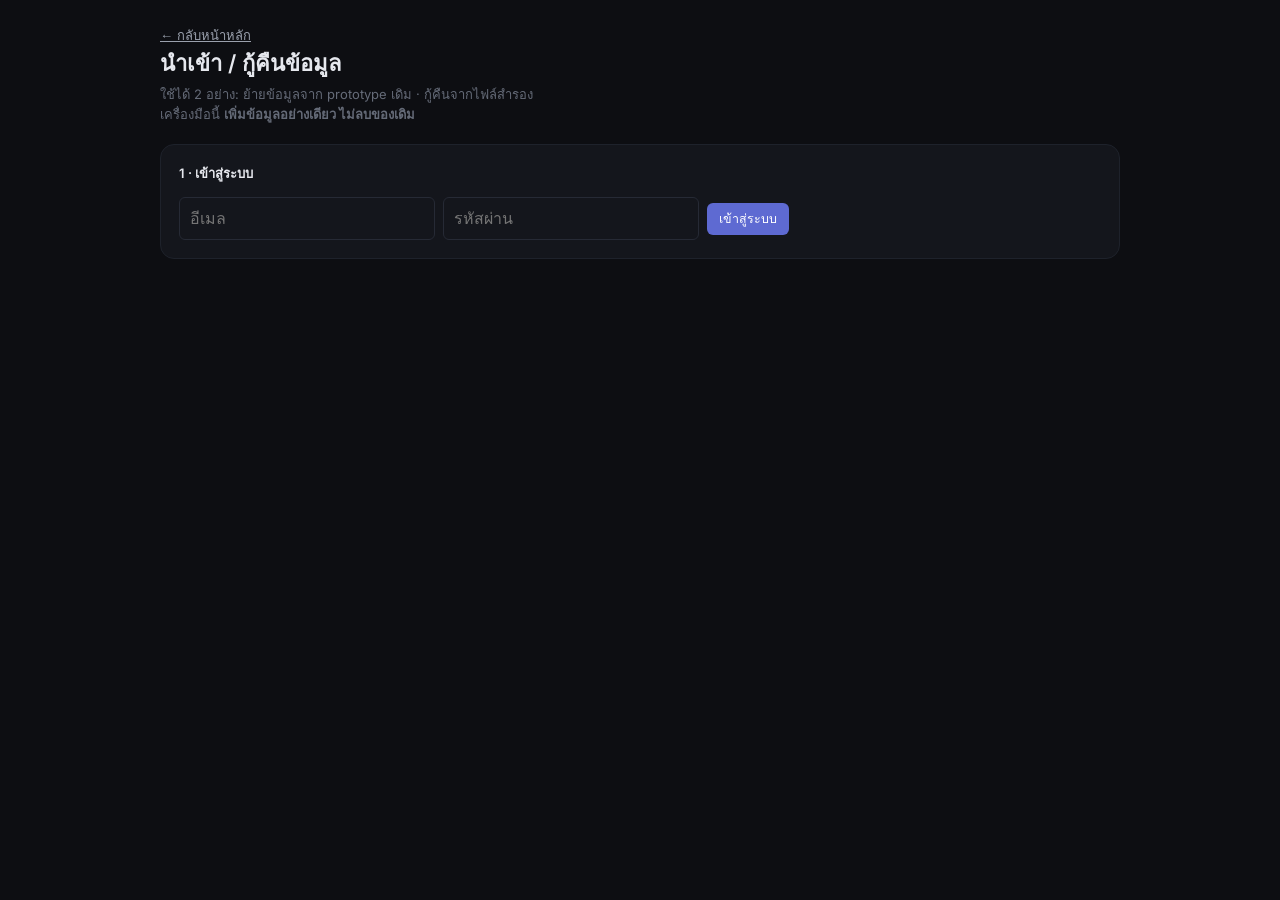
<file: docs/tools/import-json.html>
<!DOCTYPE html>
<html lang="th" data-theme="dark">
<head>
<meta charset="UTF-8">
<meta name="viewport" content="width=device-width, initial-scale=1">
<title>นำเข้า / กู้คืนข้อมูล — TE Sales Dashboard</title>
<link rel="stylesheet" href="../css/app.css">
<style>
  .wrap { max-width: 1000px; margin: 0 auto; padding: 24px 20px 60px; }
  .head { margin-bottom: 20px; }
  .head h1 { font-size: 22px; font-weight: 600; }
  .head p { color: var(--text-mute); font-size: 13px; margin-top: 4px; }
  .step { margin-top: 18px; }
  .drop {
    border: 1px dashed var(--border); border-radius: var(--r-lg);
    padding: 28px 20px; text-align: center; color: var(--text-mute); font-size: 13px;
  }
  .drop.over { border-color: var(--accent); color: var(--accent-text); }
  textarea.json {
    width: 100%; min-height: 130px; margin-top: 10px;
    background: var(--bg-elev); border: 1px solid var(--border); color: var(--text);
    border-radius: var(--r-sm); padding: 10px; font-family: ui-monospace, monospace; font-size: 12px;
  }
  .row { display: flex; gap: 8px; flex-wrap: wrap; align-items: center; margin-top: 10px; }
  .warns li { color: var(--yellow); font-size: 12.5px; margin-top: 4px; }
  .st-new  { color: var(--green); }
  .st-dup  { color: var(--yellow); }
  .prog-bar { height: 8px; background: var(--bg-elev); border: 1px solid var(--border);
              border-radius: 999px; overflow: hidden; margin-top: 10px; }
  .prog-bar i { display: block; height: 100%; background: var(--chart-3); width: 0; transition: width .2s; }
  .runlog { max-height: 220px; overflow: auto; margin-top: 10px; font-size: 12px;
            font-family: ui-monospace, monospace; color: var(--text-dim); }
  .runlog .err { color: var(--red); }
  a.back { color: var(--text-dim); font-size: 13px; }
</style>
</head>
<body>
<div class="wrap">

  <div class="head">
    <a class="back" href="../index.html">← กลับหน้าหลัก</a>
    <h1>นำเข้า / กู้คืนข้อมูล</h1>
    <p>
      ใช้ได้ 2 อย่าง: ย้ายข้อมูลจาก prototype เดิม · กู้คืนจากไฟล์สำรอง
      <br>เครื่องมือนี้ <b>เพิ่มข้อมูลอย่างเดียว ไม่ลบของเดิม</b>
    </p>
  </div>

  <!-- 1 · เข้าสู่ระบบ -->
  <div class="card step" id="authCard">
    <h3 class="sec-h">1 · เข้าสู่ระบบ</h3>
    <div id="authBox"><div class="skeleton">กำลังตรวจสอบ…</div></div>
  </div>

  <!-- 2 · เลือกไฟล์ -->
  <div class="card step" id="fileCard" hidden>
    <h3 class="sec-h">2 · เลือกไฟล์ JSON</h3>
    <div class="drop" id="drop">
      ลากไฟล์ .json มาวางตรงนี้ หรือ
      <label class="btn btn-ghost btn-sm" style="margin-left:6px">
        เลือกไฟล์<input type="file" id="file" accept=".json,application/json" hidden>
      </label>
    </div>
    <textarea class="json" id="paste" placeholder="…หรือวางเนื้อหา JSON ตรงนี้"></textarea>
    <div class="row">
      <button class="btn btn-primary btn-sm" id="btnParse">ตรวจไฟล์</button>
      <span class="sec-foot" id="fileInfo"></span>
    </div>
    <p class="login-err" id="fileErr" role="alert" hidden></p>
  </div>

  <!-- 3 · ตรวจก่อนนำเข้า -->
  <div class="card step" id="prevCard" hidden>
    <h3 class="sec-h">3 · ตรวจก่อนนำเข้า</h3>
    <div class="sum" id="prevSum"></div>
    <ul class="warns" id="prevWarn"></ul>

    <div class="row">
      <label class="chk"><input type="checkbox" id="optDup"> อัปเดตทับงานที่ซ้ำ (ค่าเริ่มต้น: ข้าม)</label>
      <label class="chk"><input type="checkbox" id="optLogs" checked> นำเข้าบันทึกติดตามด้วย</label>
      <label class="chk"><input type="checkbox" id="optCtc" checked> นำเข้าผู้ติดต่อด้วย</label>
    </div>

    <div class="tbl-wrap" style="margin-top:12px;max-height:340px;overflow:auto">
      <table class="tbl"><thead><tr>
        <th style="min-width:70px">สถานะ</th>
        <th style="min-width:110px">PENDING NO.</th>
        <th style="min-width:220px">ชื่องาน</th>
        <th style="min-width:150px">ลูกค้า</th>
        <th class="num" style="min-width:110px">มูลค่า</th>
        <th style="min-width:90px">คาดปิด</th>
        <th style="min-width:70px">บันทึก</th>
      </tr></thead><tbody id="prevBody"></tbody></table>
    </div>

    <div class="row" style="margin-top:14px">
      <button class="btn btn-primary" id="btnRun">เริ่มนำเข้า</button>
      <button class="btn btn-ghost btn-sm" id="btnReset">เลือกไฟล์ใหม่</button>
    </div>
  </div>

  <!-- 4 · ผลลัพธ์ -->
  <div class="card step" id="runCard" hidden>
    <h3 class="sec-h">4 · กำลังนำเข้า</h3>
    <div class="prog-bar"><i id="progBar"></i></div>
    <div class="sum" id="runSum"></div>
    <div class="runlog" id="runLog"></div>
  </div>

</div>

<script type="module">
import { initAdapter, adapter } from '../js/data/adapter.js';
import { parseImport, markDuplicates, detectFormat } from '../js/data/import-map.js';

const $ = (id) => document.getElementById(id);
const esc = (s) => String(s ?? '').replace(/[&<>"']/g, m =>
  ({ '&': '&amp;', '<': '&lt;', '>': '&gt;', '"': '&quot;', "'": '&#39;' }[m]));
const baht = (n) => Number(n || 0).toLocaleString('th-TH');

let teamByCode = {};
let parsed = null;

// ── 1 · auth ──
async function boot() {
  try {
    await initAdapter();
  } catch (e) {
    $('authBox').innerHTML = `<div class="empty">ตั้งค่าไม่ครบ: ${esc(e.message)}</div>`;
    return;
  }

  let session = null;
  try { session = await adapter.getSession(); } catch { /* ยังไม่ล็อกอิน */ }

  if (session?.user) return afterLogin(session.user);

  $('authBox').innerHTML = `
    <form id="loginForm" class="row">
      <input class="inp" id="em" type="email" placeholder="อีเมล" autocomplete="username" required>
      <input class="inp" id="pw" type="password" placeholder="รหัสผ่าน" autocomplete="current-password" required>
      <button class="btn btn-primary btn-sm" type="submit">เข้าสู่ระบบ</button>
      <span class="login-err" id="loginErr" hidden></span>
    </form>`;

  $('loginForm').addEventListener('submit', async (e) => {
    e.preventDefault();
    const err = $('loginErr'); err.hidden = true;
    try {
      const s = await adapter.signIn($('em').value.trim(), $('pw').value);
      afterLogin(s.user);
    } catch (ex) { err.textContent = ex.message; err.hidden = false; }
  });
}

async function afterLogin(user) {
  $('authBox').innerHTML =
    `<div class="sum">เข้าสู่ระบบแล้ว: <b>${esc(user.full_name || user.email)}</b>
     ${user.role === 'admin' ? '(ผู้ดูแลระบบ)' : ''}</div>`;
  try {
    const teams = await adapter.listTeams();
    teamByCode = Object.fromEntries(teams.map(t => [t.code, t.id]));
  } catch { /* ไม่มีทีมก็ยังนำเข้าได้ แค่ไม่ระบุทีม */ }
  $('fileCard').hidden = false;
}

// ── 2 · รับไฟล์ ──
const drop = $('drop');
['dragenter', 'dragover'].forEach(ev =>
  drop.addEventListener(ev, e => { e.preventDefault(); drop.classList.add('over'); }));
['dragleave', 'drop'].forEach(ev =>
  drop.addEventListener(ev, e => { e.preventDefault(); drop.classList.remove('over'); }));
drop.addEventListener('drop', e => { const f = e.dataTransfer.files?.[0]; if (f) readFile(f); });
$('file').addEventListener('change', e => { const f = e.target.files?.[0]; if (f) readFile(f); });

function readFile(f) {
  const r = new FileReader();
  r.onload = () => { $('paste').value = r.result; $('fileInfo').textContent = `${f.name} (${Math.round(f.size / 1024)} KB)`; doParse(); };
  r.readAsText(f, 'utf-8');       // บังคับ UTF-8 ไม่งั้นภาษาไทยเพี้ยน
}

$('btnParse').addEventListener('click', doParse);
$('btnReset').addEventListener('click', () => {
  parsed = null; $('paste').value = ''; $('fileInfo').textContent = '';
  $('prevCard').hidden = true; $('runCard').hidden = true;
});

function doParse() {
  const err = $('fileErr'); err.hidden = true;
  let data;
  try {
    data = JSON.parse($('paste').value);
  } catch {
    err.textContent = 'ไฟล์นี้ไม่ใช่ JSON ที่อ่านได้ — ตรวจว่าก๊อปมาครบทั้งไฟล์หรือยัง';
    err.hidden = false; return;
  }

  try {
    const res = parseImport(data, teamByCode);
    preview(res);
  } catch (e) {
    err.textContent = e.message; err.hidden = false;
  }
}

// ── 3 · preview + กันซ้ำ ──
async function preview(res) {
  // รายชื่อจากงานแสดงสินค้า (3.1) — คนละตารางปลายทาง กันซ้ำด้วยชื่อบริษัท
  if (res.entity === 'expo') return previewExpo(res);

  let existing = [];
  try {
    existing = await adapter.listPending({ status: 'all', limit: 1000 });
  } catch (e) {
    $('fileErr').textContent = 'อ่านข้อมูลเดิมเพื่อกันซ้ำไม่ได้: ' + e.message;
    $('fileErr').hidden = false; return;
  }

  const items = markDuplicates(res.items, existing);
  parsed = { ...res, items };

  const dup = items.filter(i => i.dup).length;
  const fresh = items.length - dup;
  const logs = items.reduce((a, i) => a + i.logs.length, 0);
  const ctc  = items.reduce((a, i) => a + i.contacts.length, 0);

  const kind = { backup: 'ไฟล์สำรองของระบบ', prototype: 'JSON จาก prototype เดิม', rows: 'รายการงานล้วน' }[res.format.kind];
  $('prevSum').innerHTML =
    `รูปแบบ: <b>${esc(kind)}</b> · พบ <b>${items.length}</b> งาน
     (ใหม่ <b class="st-new">${fresh}</b> · ซ้ำ <b class="st-dup">${dup}</b>)
     · บันทึกติดตาม <b>${logs}</b> · ผู้ติดต่อ <b>${ctc}</b>`;

  $('prevWarn').innerHTML = res.warnings.map(w => `<li>⚠ ${esc(w)}</li>`).join('');

  $('prevBody').innerHTML = items.map(i => `
    <tr>
      <td class="${i.dup ? 'st-dup' : 'st-new'}">${i.dup ? 'ซ้ำ' : 'ใหม่'}</td>
      <td>${esc(i.row.pending_no || '')}</td>
      <td>${esc(i.row.project_name)}</td>
      <td>${esc(i.row.customer_name || '')}</td>
      <td class="num">${baht(i.row.value_baht)}</td>
      <td>${esc(i.row.close_month || '—')}</td>
      <td>${i.logs.length || ''}</td>
    </tr>`).join('');

  $('prevCard').hidden = false;
  $('runCard').hidden = true;
}

/** preview ของรายชื่อจากงานแสดงสินค้า — กันซ้ำด้วย "ชื่อบริษัท" (ไฟล์ต้นทางไม่มีรหัสอะไรให้จับ) */
async function previewExpo(res) {
  let existing = [];
  try {
    existing = await adapter.listExpoCustomers({ limit: 2000 });
  } catch (e) {
    const missing = /ยังไม่ได้สร้างตาราง|does not exist|42P01/i.test(e.message);
    $('fileErr').textContent = missing
      ? 'ยังไม่ได้สร้างตาราง expo_customers — เอา db/phase3-1.sql ไปรันใน Supabase ก่อน'
      : 'อ่านข้อมูลเดิมเพื่อกันซ้ำไม่ได้: ' + e.message;
    $('fileErr').hidden = false; return;
  }

  const norm = (v) => String(v || '').trim().toLowerCase();
  const byName = new Map(existing.map(r => [norm(r.name), r]));
  const items = res.items.map(i => ({ ...i, dup: byName.get(norm(i.row.name)) || null }));
  parsed = { ...res, items };

  const dup = items.filter(i => i.dup).length;
  const star = items.filter(i => i.row.is_prospect).length;
  $('prevSum').innerHTML =
    `รูปแบบ: <b>รายชื่อจากงานแสดงสินค้า</b> · พบ <b>${items.length}</b> ราย
     (ใหม่ <b class="st-new">${items.length - dup}</b> · ซ้ำ <b class="st-dup">${dup}</b>)
     · ★ ควรตามก่อน <b>${star}</b> ราย`;
  $('prevWarn').innerHTML = res.warnings.map(w => `<li>⚠ ${esc(w)}</li>`).join('');

  // ตัวเลือกของงานขายใช้กับตารางนี้ไม่ได้ ต้องซ่อน ไม่งั้นผู้ใช้ติ๊กแล้วงงว่าทำไมไม่มีผล
  $('optLogs').closest('.chk').hidden = true;
  $('optCtc').closest('.chk').hidden = true;

  $('prevBody').innerHTML = items.map(i => `
    <tr>
      <td class="${i.dup ? 'st-dup' : 'st-new'}">${i.dup ? 'ซ้ำ' : 'ใหม่'}</td>
      <td>${i.row.is_prospect ? '★' : ''}</td>
      <td>${esc(i.row.name)}</td>
      <td>${esc(i.row.org || '')}</td>
      <td class="num">${esc(i.row.sale_name || '')}</td>
      <td>${esc((i.row.interest || '').slice(0, 40))}</td>
      <td>${esc((i.row.contact || '').slice(0, 40))}</td>
    </tr>`).join('');

  $('prevCard').hidden = false;
  $('runCard').hidden = true;
}

// ── 4 · นำเข้าจริง ──
$('btnRun').addEventListener('click', async () => {
  if (!parsed) return;
  if (parsed.entity === 'expo') return runExpo();
  const updateDup = $('optDup').checked;
  const withLogs  = $('optLogs').checked;
  const withCtc   = $('optCtc').checked;

  const todo = parsed.items.filter(i => !i.dup || updateDup);
  $('runCard').hidden = false;
  $('btnRun').disabled = true;
  $('runLog').innerHTML = '';

  let done = 0, okCount = 0, skip = parsed.items.length - todo.length, failCount = 0;
  let logCount = 0, ctcCount = 0;

  // ⚠️ ต้องเขียนสรุปก่อนเข้าลูป — ถ้าซ้ำหมดทุกแถว todo จะว่าง ลูปไม่ทำงาน
  //    แล้วช่องสรุปจะว่างเปล่า ผู้ใช้กดแล้วเหมือนไม่มีอะไรเกิดขึ้น
  const paintSum = () => {
    $('runSum').innerHTML =
      `สำเร็จ <b>${okCount}</b> · ข้าม <b>${skip}</b> · ผิดพลาด <b>${failCount}</b>
       · บันทึกติดตาม <b>${logCount}</b> · ผู้ติดต่อ <b>${ctcCount}</b>`;
  };
  paintSum();

  const say = (msg, cls = '') => {
    const d = document.createElement('div');
    if (cls) d.className = cls;
    d.textContent = msg;
    $('runLog').appendChild(d);
    $('runLog').scrollTop = $('runLog').scrollHeight;
  };

  for (const it of todo) {
    try {
      const payload = { ...it.row };
      if (it.dup) payload.id = it.dup.id;               // อัปเดตทับของเดิม
      const saved = await adapter.savePending(payload);
      const pid = saved?.id || it.dup?.id;
      okCount++;

      if (pid && withCtc && it.contacts.length) {
        await adapter.saveContacts(pid, it.contacts);
        ctcCount += it.contacts.length;
      }

      if (pid && withLogs) {
        for (const l of it.logs) {
          await adapter.addFollowLog({ ...l, pending_id: pid });
          logCount++;
        }
      }
      say(`✓ ${it.row.project_name}${it.dup ? ' (อัปเดตทับ)' : ''}`);
    } catch (e) {
      failCount++;
      say(`✗ ${it.row.project_name} — ${e.message}`, 'err');
    }
    done++;
    $('progBar').style.width = `${(done / todo.length * 100).toFixed(1)}%`;
    paintSum();
  }

  if (!todo.length) say('ไม่มีอะไรให้นำเข้า — ทุกงานในไฟล์มีอยู่ในระบบแล้ว (ติ๊ก "อัปเดตทับ" ถ้าต้องการเขียนทับ)');
  say('— จบการนำเข้า —');
  $('btnRun').disabled = false;
  if (failCount === 0 && todo.length) say('เปิดหน้าหลักเพื่อดูข้อมูลที่นำเข้าได้เลย');
});

/** นำเข้ารายชื่อจากงานแสดงสินค้าเข้า expo_customers (step 3.1) */
async function runExpo() {
  const updateDup = $('optDup').checked;
  const todo = parsed.items.filter(i => !i.dup || updateDup);

  $('runCard').hidden = false;
  $('btnRun').disabled = true;
  $('runLog').innerHTML = '';

  let done = 0, okCount = 0, failCount = 0;
  const skip = parsed.items.length - todo.length;

  // เหตุผลเดียวกับเส้นทางงานขาย — ซ้ำหมดแล้วลูปไม่ทำงาน สรุปต้องขึ้นก่อน
  const paintSum = () => {
    $('runSum').innerHTML =
      `สำเร็จ <b>${okCount}</b> · ข้าม <b>${skip}</b> · ผิดพลาด <b>${failCount}</b>`;
  };
  paintSum();

  const say = (msg, cls = '') => {
    const d = document.createElement('div');
    if (cls) d.className = cls;
    d.textContent = msg;
    $('runLog').appendChild(d);
    $('runLog').scrollTop = $('runLog').scrollHeight;
  };

  for (const it of todo) {
    try {
      const payload = { ...it.row };
      if (it.dup) payload.id = it.dup.id;          // อัปเดตทับของเดิม
      await adapter.saveExpoCustomer(payload);
      okCount++;
      say(`✓ ${it.row.name}${it.dup ? ' (อัปเดตทับ)' : ''}`);
    } catch (e) {
      failCount++;
      say(`✗ ${it.row.name} — ${e.message}`, 'err');
    }
    done++;
    $('progBar').style.width = `${(done / todo.length * 100).toFixed(1)}%`;
    paintSum();
  }

  if (!todo.length) say('ไม่มีอะไรให้นำเข้า — รายชื่อในไฟล์มีอยู่ในระบบแล้วทั้งหมด (ติ๊ก "อัปเดตทับ" ถ้าต้องการเขียนทับ)');
  say('— จบการนำเข้า —');
  $('btnRun').disabled = false;
  if (failCount === 0 && todo.length) say('เปิดแถบ "แหล่งงาน → Thai Water Expo" เพื่อดูรายชื่อที่นำเข้าได้เลย');
}

boot();
</script>
</body>
</html>
</file>
<file: docs/css/app.css>
/* TE Sales Dashboard — Linear-style dark theme (ยกจาก prototype v3) */

/* ฟอนต์ Inter ของจริง — bundle ในเว็บ (docs/fonts/) ไม่พึ่ง CDN → PWA ออฟไลน์ก็ใช้ได้
   Latin variable (100–900) · ไทยตกไปใช้ Noto Sans Thai / ฟอนต์ระบบ (Inter ไม่มี glyph ไทย) */
@font-face {
  font-family: 'Inter';
  font-style: normal;
  font-weight: 100 900;
  font-display: swap;
  src: url('../fonts/inter-latin.woff2') format('woff2');
}

/* Sarabun (ไทย) — bundle เฉพาะ subset ไทย (~10KB/น้ำหนัก · OFL · github/google/fonts)
   จำกัด unicode-range แค่บล็อกไทย → ตัวเลข/อังกฤษตกไปใช้ Inter ที่ bundle แล้ว (per-glyph fallback)
   ใช้ในตัวเลือกฟอนต์ "Sarabun" (data-font=sarabun) — ขึ้นครบทุกเครื่องรวม iPhone/iPad ที่ไม่มี Sarabun ในระบบ */
@font-face {
  font-family: 'Sarabun';
  font-style: normal;
  font-weight: 400;
  font-display: swap;
  src: url('../fonts/sarabun-thai-400.woff2') format('woff2');
  unicode-range: U+0E00-0E7F, U+200B, U+25CC;
}
@font-face {
  font-family: 'Sarabun';
  font-style: normal;
  font-weight: 700;
  font-display: swap;
  src: url('../fonts/sarabun-thai-700.woff2') format('woff2');
  unicode-range: U+0E00-0E7F, U+200B, U+25CC;
}

/* IBM Plex Sans Thai (ไทย · subset) — ตัวเลือกฟอนต์ data-font=ibmplex · OFL */
@font-face {
  font-family: 'IBM Plex Sans Thai';
  font-style: normal; font-weight: 400; font-display: swap;
  src: url('../fonts/ibm-plex-sans-thai-thai-400.woff2') format('woff2');
  unicode-range: U+0E00-0E7F, U+200B, U+25CC;
}
@font-face {
  font-family: 'IBM Plex Sans Thai';
  font-style: normal; font-weight: 700; font-display: swap;
  src: url('../fonts/ibm-plex-sans-thai-thai-700.woff2') format('woff2');
  unicode-range: U+0E00-0E7F, U+200B, U+25CC;
}

/* Noto Sans Thai (ไทย · subset) — ตัวเลือกฟอนต์ data-font=noto · OFL */
@font-face {
  font-family: 'Noto Sans Thai';
  font-style: normal; font-weight: 400; font-display: swap;
  src: url('../fonts/noto-sans-thai-thai-400.woff2') format('woff2');
  unicode-range: U+0E00-0E7F, U+200B, U+25CC;
}
@font-face {
  font-family: 'Noto Sans Thai';
  font-style: normal; font-weight: 700; font-display: swap;
  src: url('../fonts/noto-sans-thai-thai-700.woff2') format('woff2');
  unicode-range: U+0E00-0E7F, U+200B, U+25CC;
}

:root {
  --bg:          #0d0e12;
  --bg-panel:    #14161c;
  --bg-elev:     #1a1d25;
  --bg-hover:    #21252f;
  --border:      #262a35;
  --border-soft: #1e222b;

  --text:        #e6e8ee;
  --text-dim:    #9aa0ad;
  --text-mute:   #656b78;

  /* --accent มาจาก "สีเน้น" ที่เลือก ([data-accent]) · soft/text คิดจาก --accent + --text
     → เปลี่ยนสีเน้นหรือธีมทีเดียว ทั้ง 2 ตัวตามเอง ไม่ต้องแก้ทีละสี (step 3.7) */
  --accent:      #5e6ad2;
  --accent-soft: color-mix(in srgb, var(--accent) 16%, transparent);  /* พื้นจาง (nav active ฯลฯ) */
  --accent-text: color-mix(in srgb, var(--accent) 30%, var(--text));  /* ตัวหนังสือบนพื้น accent-soft */
  --on-accent:   #ffffff;   /* ตัวหนังสือบนพื้น accent เต็มสี */

  --green:  #3fb950;
  --yellow: #d29922;
  --red:    #f85149;
  --blue:   #58a6ff;

  /* เส้นขอบโปร่งของสีสถานะ */
  --green-line: #3fb95040;
  --red-line:   #f8514940;

  /* ── สีขั้นตอนงานขาย (funnel) ──
     ไล่โทนน้ำเงินเข้ม→อ่อน + เขียว/แดงปลายทาง · CVD-safe (ยกชุดจาก prototype v3)
     ⚠️ ห้ามฝัง hex พวกนี้ในโค้ด/SVG ให้อ้าง var() เสมอ ไม่งั้นเปลี่ยนธีมแล้วไม่ตาม */
  --stage-lead:    #8a8f98;
  --stage-qualify: #184f95;
  --stage-present: #1c5cab;
  --stage-quote:   #256abf;
  --stage-nego:    #3987e5;
  --stage-won:     #199e70;
  --stage-lost:    #e66767;

  /* ชุดสีกราฟสำหรับ step 1.5 — SVG ต้องเขียน fill="var(--chart-N)" เท่านั้น */
  --chart-1: #5e6ad2;
  --chart-2: #3987e5;
  --chart-3: #199e70;
  --chart-4: #d29922;
  --chart-5: #e66767;
  --chart-6: #8a8f98;

  --r-sm: 6px;
  --r-md: 10px;
  --r-lg: 14px;

  --sidebar-w: 232px;
  --safe-b: env(safe-area-inset-bottom, 0px);
  /* ⚠️ ใช้คู่กับ apple-mobile-web-app-status-bar-style=black-translucent ใน index.html
     พอติดตั้งเป็นแอปบน iPhone เนื้อหาจะไหลขึ้นไปใต้รอยบาก ถ้าไม่กันระยะตรงนี้
     หัวข้อหน้ากับปุ่มออกจากระบบจะโดนนาฬิกา/แบตทับ
     บนเว็บปกติและบน desktop ค่านี้เป็น 0px → ไม่กระทบ layout เดิมเลย */
  /* --safe-t-env = ค่าดิบจากเครื่อง ห้ามมีใครทับ
     --safe-t     = ค่าที่ "ส่วนเนื้อหา" ใช้ · js/ui/pwa.js ตั้งเป็น 0 ตอนแถบ PWA โผล่
                    เพราะตอนนั้นแถบเป็นของบนสุดแทน คนกันรอยบากเปลี่ยนมือ
     🔴 ต้องแยกสองตัว ไม่งั้นพอ JS ตั้ง --safe-t = 0 แถบ PWA จะไปกันรอยบากไม่ได้ด้วย
        (ตัวมันเองก็อ่านตัวแปรเดียวกัน) → หัวแถบโดนนาฬิกาทับ */
  --safe-t-env: env(safe-area-inset-top, 0px);
  --safe-t: var(--safe-t-env);

  /* Inter (Latin) มาก่อน → ตัวอังกฤษใช้ Inter · ตัวไทยตกไปฟอนต์ระบบของเครื่อง (per-glyph fallback)
     ⚠️ ห้ามใส่ฟอนต์ไทยที่ bundle (Sarabun/IBM Plex/Noto) ในสแตกเริ่มต้นนี้ —
        ถ้าใส่ ค่าเริ่มต้นจะกลายเป็นฟอนต์นั้นบน iPhone ทันที + ตัวเลือก "Inter" จะซ้ำกับตัวเลือกนั้น
        (ให้เลือกฟอนต์ไทยผ่าน data-font แทน) */
  --font: "Inter", -apple-system, BlinkMacSystemFont,
          "Segoe UI", Roboto, sans-serif;
}

/* ── ตัวเลือกฟอนต์ (step: เลือกฟอนต์ได้) · สลับด้วย <html data-font="..."> ──
   ไม่มี attribute = ค่าเริ่มต้น (Inter) ตาม :root · จำค่าใน localStorage + สคริปต์กันจอกระพริบ
   ⚠️ ต้องเป็น html[data-font] (specificity 0,1,1) เพื่อชนะ --font ที่ตั้งใน :root และใน [data-theme] (0,1,0) */
html[data-font="inter"]   { --font: "Inter", -apple-system, BlinkMacSystemFont, "Segoe UI", Roboto, sans-serif; }
html[data-font="sarabun"] { --font: "Sarabun", "Inter", -apple-system, BlinkMacSystemFont, "Segoe UI", Roboto, sans-serif; }
html[data-font="ibmplex"] { --font: "IBM Plex Sans Thai", "Inter", -apple-system, BlinkMacSystemFont, "Segoe UI", Roboto, sans-serif; }
html[data-font="noto"]    { --font: "Noto Sans Thai", "Inter", -apple-system, BlinkMacSystemFont, "Segoe UI", Roboto, sans-serif; }
html[data-font="system"]  { --font: -apple-system, BlinkMacSystemFont, "Segoe UI", Roboto, "Helvetica Neue", "Thonburi", sans-serif; }

/* ═══════════════════════════════════════════════════════════
   ธีม (step 3.7) — เขียนทับเฉพาะสีพื้น/ตัวอักษร/ขอบ
   สีขั้นตอน/กราฟ/สีเน้น คิดต่อจากตัวแปรกลาง จึงตามธีมเอง
   สลับด้วย <html data-theme="..."> · :root = Linear Dark (ค่าตั้งต้น)
   ═══════════════════════════════════════════════════════════ */

/* สว่าง */
[data-theme="light"] {
  --bg:          #f5f6f8;
  --bg-panel:    #ffffff;
  --bg-elev:     #f0f2f5;
  --bg-hover:    #e7eaf0;
  --border:      #d3d8e0;
  --border-soft: #e5e8ee;

  --text:        #1a1d24;
  --text-dim:    #4a5160;
  --text-mute:   #868d9b;

  --green:  #1a9e4b;
  --yellow: #b0790f;
  --red:    #d93a30;
  --blue:   #2a72d0;
  --green-line: color-mix(in srgb, var(--green) 40%, transparent);
  --red-line:   color-mix(in srgb, var(--red) 40%, transparent);
}

/* คอนทราสต์สูง (ดำสนิท ตัวอักษรสว่างเต็ม ขอบชัด) — สำหรับกลางแดด/สายตาไม่ชัด */
[data-theme="contrast"] {
  --bg:          #000000;
  --bg-panel:    #0b0b0d;
  --bg-elev:     #16161a;
  --bg-hover:    #26262c;
  --border:      #55555f;
  --border-soft: #38383f;

  --text:        #ffffff;
  --text-dim:    #d5d7dd;
  --text-mute:   #a6a8b0;

  --accent:      #7c8cff;
  --green:  #4ade5a;
  --yellow: #f2b829;
  --red:    #ff6b60;
  --blue:   #6fb4ff;
  --green-line: color-mix(in srgb, var(--green) 55%, transparent);
  --red-line:   color-mix(in srgb, var(--red) 55%, transparent);
}

/* ── ธีมจาก Claude design (te-theme.css) — noir (ม่วงเข้ม) · brown (น้ำตาลกระดาษ) ──
   ⚠️ ตัด @import Google Fonts ออก (CLAUDE.md ห้ามพึ่ง CDN — PWA ออฟไลน์พัง)
      --font ตั้งชื่อฟอนต์ไว้เป็น "ตัวเลือก" ถ้าเครื่องไม่มีก็ falls back เป็น system font ปลอดภัย */
[data-theme="noir"] {
  --bg:#0e0d14; --bg-panel:#15141f; --bg-elev:#1c1a2a; --bg-hover:#252236;
  --border:#2f2b45; --border-soft:#221f33;
  --text:#e9e9ed; --text-dim:#a19fb4; --text-mute:#6d6a80;
  --accent:#9184d9;
  --green:#3fb950; --yellow:#d29922; --red:#f85149; --blue:#7c8cff;
  --stage-lead:#6d6a80; --stage-qualify:#423a6a; --stage-present:#5d5294;
  --stage-quote:#796cbf; --stage-nego:#968ae0; --stage-won:#3fb950; --stage-lost:#e66767;
  --chart-1:#9184d9; --chart-2:#7c8cff; --chart-3:#3fb950; --chart-4:#d29922; --chart-5:#e66767; --chart-6:#8a8f98;
  --font:"Inter",-apple-system,BlinkMacSystemFont,"Segoe UI",Roboto,sans-serif;
}

[data-theme="brown"] {
  --bg:#faf6ee; --bg-panel:#ffffff; --bg-elev:#f4ede0; --bg-hover:#ede3d1;
  --border:#dbcfb8; --border-soft:#eae1cf;
  --text:#241f1a; --text-dim:#5f5546; --text-mute:#94897a;
  --accent:#9c5a26;
  --green:#4c7c3c; --yellow:#a5720d; --red:#c04a37; --blue:#2a72d0;
  --stage-lead:#a99e8c; --stage-qualify:#5e3d1c; --stage-present:#7a4c20;
  --stage-quote:#9c5a26; --stage-nego:#c67139; --stage-won:#7a8a5e; --stage-lost:#c04a37;
  --chart-1:#9c5a26; --chart-2:#c67139; --chart-3:#7a8a5e; --chart-4:#a5720d; --chart-5:#c04a37; --chart-6:#94897a;
}

/* ── สีเน้น (accent presets) — คัดมาแล้ว CVD-safe · เปลี่ยนแค่ --accent ที่เหลือ derive เอง ──
   ห้ามเปิดให้จิ้มสีอิสระ (กัน palette เสีย/คอนทราสต์ตก) — เลือกจากชุดนี้เท่านั้น */
[data-accent="blue"]  { --accent: #3987e5; }
[data-accent="teal"]  { --accent: #199e70; }
[data-accent="amber"] { --accent: #c88a1a; }
[data-accent="rose"]  { --accent: #d9556f; }
/* indigo = ค่าตั้งต้นใน :root ไม่ต้องประกาศซ้ำ */

* { box-sizing: border-box; margin: 0; padding: 0; }

html, body {
  height: 100%;
  background: var(--bg);
  color: var(--text);
  font-family: var(--font);
  font-size: 14px;
  line-height: 1.55;
  -webkit-font-smoothing: antialiased;
  -webkit-text-size-adjust: 100%;
}

button { font: inherit; color: inherit; background: none; border: none; cursor: pointer; }

/* ---------- layout ---------- */

.app { display: flex; min-height: 100vh; }

.sidebar {
  width: var(--sidebar-w);
  flex: 0 0 var(--sidebar-w);
  background: var(--bg-panel);
  border-right: 1px solid var(--border-soft);
  display: flex;
  flex-direction: column;
  position: sticky;
  top: 0;
  height: 100vh;
}

.brand { display: flex; gap: 10px; align-items: center; padding: 18px 16px 14px; }
.brand-mark {
  width: 30px; height: 30px; flex: 0 0 30px;
  border-radius: var(--r-sm);
  background: var(--accent);
  display: grid; place-items: center;
  font-size: 12px; font-weight: 700; letter-spacing: .5px;
}
.brand-text { display: flex; flex-direction: column; line-height: 1.25; min-width: 0; }
.brand-text strong { font-size: 13.5px; font-weight: 600; }
.brand-text span { font-size: 11px; color: var(--text-mute); white-space: nowrap; overflow: hidden; text-overflow: ellipsis; }

.nav { display: flex; flex-direction: column; gap: 2px; padding: 8px; }
.nav-item {
  display: flex; align-items: center; gap: 10px;
  padding: 8px 10px;
  border-radius: var(--r-sm);
  color: var(--text-dim);
  font-size: 13.5px;
  text-align: left;
  transition: background .12s, color .12s;
}
.nav-item .ico { width: 16px; text-align: center; opacity: .8; font-size: 13px; }
.nav-item:hover { background: var(--bg-hover); color: var(--text); }
.nav-item.is-active { background: var(--accent-soft); color: var(--accent-text); }

.sidebar-foot { margin-top: auto; padding: 12px 16px 16px; display: flex; flex-direction: column; gap: 6px; }
.mode-chip {
  align-self: flex-start;
  font-size: 10.5px; letter-spacing: .3px;
  padding: 3px 8px; border-radius: 999px;
  border: 1px solid var(--border);
  color: var(--text-dim);
}
.ver { font-size: 10.5px; color: var(--text-mute); }

.main { flex: 1; min-width: 0; display: flex; flex-direction: column; }

.topbar {
  display: flex; align-items: flex-start; justify-content: space-between; gap: 16px;
  padding: 22px 28px 18px;
  border-bottom: 1px solid var(--border-soft);
}
.topbar h1 { font-size: 20px; font-weight: 600; letter-spacing: -.2px; }
.sub { font-size: 12.5px; color: var(--text-mute); margin-top: 2px; }

.pill {
  font-size: 11.5px;
  padding: 4px 10px;
  border-radius: 999px;
  border: 1px solid var(--border);
  background: var(--bg-elev);
  color: var(--text-dim);
  white-space: nowrap;
}
.pill.ok  { color: var(--green);  border-color: var(--green-line); }
.pill.err { color: var(--red);    border-color: var(--red-line); }

.content { padding: 24px 28px 40px; flex: 1; }

.skeleton { color: var(--text-mute); font-size: 13px; }

/* ---------- ชิ้นส่วนพื้นฐานที่ module จะใช้ ---------- */

.card {
  background: var(--bg-panel);
  border: 1px solid var(--border-soft);
  border-radius: var(--r-lg);
  padding: 18px;
}

.grid { display: grid; gap: 14px; }
.grid.cols-4 { grid-template-columns: repeat(4, 1fr); }
.grid.cols-3 { grid-template-columns: repeat(3, 1fr); }
.grid.cols-2 { grid-template-columns: repeat(2, 1fr); }

.stat-label { font-size: 11.5px; color: var(--text-mute); letter-spacing: .2px; }
.stat-value { font-size: 24px; font-weight: 600; letter-spacing: -.4px; margin-top: 4px; }
.stat-note  { font-size: 11.5px; color: var(--text-dim); margin-top: 2px; }

.empty {
  border: 1px dashed var(--border);
  border-radius: var(--r-lg);
  padding: 44px 20px;
  text-align: center;
  color: var(--text-mute);
  font-size: 13px;
}
.empty strong { display: block; color: var(--text-dim); font-size: 14px; margin-bottom: 4px; font-weight: 600; }

.bottombar { display: none; }

/* ---------- iPad ---------- */
@media (max-width: 1024px) {
  /* เดิมกว้าง 68px โชว์แต่ไอคอน — เจ้าของขอให้มีชื่อใต้ไอคอนด้วย (23 ก.ค. 2569)
     ขยายเป็น 92px แล้ววางไอคอน/ชื่อเป็นแนวตั้ง */
  :root { --sidebar-w: 92px; }
  .brand-text, .sidebar-foot { display: none; }
  .brand { justify-content: center; padding: 16px 0; }

  /* ไอคอนบน · ชื่อล่าง */
  .nav-item {
    flex-direction: column;
    align-items: center;
    gap: 3px;
    padding: 9px 4px;
    text-align: center;
  }
  .nav-item .ico { width: auto; font-size: 16px; }
  /* .lbl = ป้ายชื่อเมนู (ต้องมี span ครอบใน index.html) — โชว์เป็นตัวเล็กใต้ไอคอน */
  .nav-item .lbl {
    font-size: 10.5px; line-height: 1.15;
    display: -webkit-box; -webkit-line-clamp: 2; -webkit-box-orient: vertical;
    overflow: hidden;                      /* ชื่อยาว ("Pending Project") ตัด 2 บรรทัดพอ */
  }
  .content { padding: 20px; }
  .topbar { padding: calc(18px + var(--safe-t)) 20px 14px; }
  .grid.cols-4 { grid-template-columns: repeat(2, 1fr); }
}

/* ---------- มือถือ ≤430px (iPhone / S24) ---------- */
@media (max-width: 430px) {
  .sidebar { display: none; }
  .app { flex-direction: column; }
  .topbar { padding: calc(16px + var(--safe-t)) 16px 12px; }
  .topbar h1 { font-size: 18px; }
  .content { padding: 16px 16px calc(84px + var(--safe-b)); }
  .grid.cols-4, .grid.cols-3, .grid.cols-2 { grid-template-columns: 1fr; }

  .bottombar {
    display: flex;
    position: fixed; left: 0; right: 0; bottom: 0;
    z-index: 20;
    background: color-mix(in srgb, var(--bg-panel) 92%, transparent);
    backdrop-filter: blur(12px);
    border-top: 1px solid var(--border-soft);
    padding: 6px 4px calc(6px + var(--safe-b));
  }
  .bn {
    flex: 1;
    min-height: 44px;
    display: flex; flex-direction: column; align-items: center; justify-content: center; gap: 2px;
    font-size: 10px;
    color: var(--text-mute);
    border-radius: var(--r-sm);
  }
  .bn span { font-size: 15px; line-height: 1; }
  .bn.is-active { color: var(--accent-text); background: var(--accent-soft); }
}

/* ═══════════════════════════════════════════════════
   F1 · Login + ปุ่ม + ข้อมูลผู้ใช้  (Phase 1.2)
   สีทุกจุดมาจากตัวแปรใน :root เท่านั้น
   ═══════════════════════════════════════════════════ */

/* .app เป็น display:flex ทับ hidden ได้ ต้องบังคับไว้ */
[hidden] { display: none !important; }

/* ---------- ปุ่ม ---------- */

.btn {
  display: inline-flex; align-items: center; justify-content: center;
  min-height: 40px;
  padding: 9px 16px;
  border-radius: var(--r-sm);
  border: 1px solid transparent;
  font-size: 13.5px; font-weight: 500;
  transition: background .12s, border-color .12s, color .12s, opacity .12s;
}
.btn:disabled { opacity: .6; cursor: default; }

.btn-primary { background: var(--accent); color: var(--on-accent); }
.btn-primary:hover:not(:disabled) { filter: brightness(1.12); }

.btn-ghost { color: var(--text-dim); border-color: var(--border); background: var(--bg-elev); }
.btn-ghost:hover { color: var(--text); border-color: var(--text-mute); }

.btn-sm { min-height: 32px; padding: 5px 11px; font-size: 12.5px; }

/* ---------- หน้าเข้าสู่ระบบ ---------- */

.login {
  min-height: 100vh;
  display: grid; place-items: center;
  padding: calc(24px + var(--safe-t)) 20px calc(24px + var(--safe-b));
  background:
    radial-gradient(1100px 520px at 50% -10%, var(--accent-soft), transparent 70%),
    var(--bg);
}

.login-box {
  width: 100%; max-width: 380px;
  background: var(--bg-panel);
  border: 1px solid var(--border-soft);
  border-radius: var(--r-lg);
  padding: 30px 26px 24px;
  display: flex; flex-direction: column; gap: 14px;
}

.login-mark { width: 38px; height: 38px; flex: none; font-size: 13px; }

.login-box h1 { font-size: 19px; font-weight: 600; letter-spacing: -.2px; }
.login-sub { font-size: 12.5px; color: var(--text-mute); margin-top: -10px; }

.fld { display: flex; flex-direction: column; gap: 6px; }
.fld span { font-size: 12px; color: var(--text-dim); }

.fld input {
  width: 100%;
  min-height: 44px;                 /* จุดแตะ ≥44px ตามมาตรฐานมือถือ */
  padding: 10px 12px;
  border-radius: var(--r-sm);
  border: 1px solid var(--border);
  background: var(--bg);
  color: var(--text);
  font: inherit;
  font-size: 16px;                  /* <16px ทำให้ Safari ซูมหน้าจอเองตอนโฟกัส */
  outline: none;
  transition: border-color .12s, box-shadow .12s;
}
.fld input::placeholder { color: var(--text-mute); }
.fld input:focus { border-color: var(--accent); box-shadow: 0 0 0 3px var(--accent-soft); }

.login-err {
  font-size: 12.5px;
  color: var(--red);
  background: var(--bg-elev);
  border: 1px solid var(--red-line);
  border-radius: var(--r-sm);
  padding: 9px 11px;
}

.login-box .btn-primary { margin-top: 2px; }

.login-note {
  font-size: 11.5px; line-height: 1.5;
  color: var(--text-mute);
  text-align: center;
  border-top: 1px solid var(--border-soft);
  padding-top: 12px;
}

/* ---------- ผู้ใช้ที่ล็อกอินอยู่ (ท้าย sidebar) ---------- */

.who { display: flex; align-items: center; gap: 9px; min-width: 0; }

.who-avatar {
  width: 28px; height: 28px; flex: none;
  border-radius: 999px;
  background: var(--accent-soft);
  color: var(--accent-text);
  display: grid; place-items: center;
  font-size: 12px; font-weight: 600;
}
.who-text { display: flex; flex-direction: column; line-height: 1.3; min-width: 0; }
.who-text strong {
  font-size: 12.5px; font-weight: 600;
  white-space: nowrap; overflow: hidden; text-overflow: ellipsis;
}
.who-text span { font-size: 10.5px; color: var(--text-mute); }

.topbar-right { display: flex; align-items: center; gap: 8px; flex: 0 0 auto; }

/* ⚠️ ต้องมี min-width:0 ไม่งั้นชื่อหน้า/คำอธิบายยาว ๆ จะดันแถบขวาทะลุจอ
   (เจอตอน 2.6: ย่อจอจาก desktop มามือถือแล้วล้นออกไป 3px จนมีแถบเลื่อนแนวนอน)
   flex-wrap เป็นตาข่ายกันอีกชั้น ถ้าวันหลังมีปุ่มเพิ่มตรงแถบขวา */
.topbar { flex-wrap: wrap; }
.topbar-left { min-width: 0; flex: 1 1 180px; }
.topbar-left h1 { overflow-wrap: anywhere; }

.only-compact { display: none; }

/* sidebar-foot (ที่มีปุ่มออกจากระบบ) ถูกซ่อนตั้งแต่ ≤1024px
   ปุ่มสำรองบนแถบบนจึงต้องโผล่ตั้งแต่ iPad ไม่ใช่รอถึงมือถือ */
@media (max-width: 1024px) {
  .only-compact { display: inline-flex; }
}

@media (max-width: 430px) {
  .login-box { padding: 26px 20px 20px; }
}

/* ══════════════════════════════════════════════════════════
   F4 Pending Project (Phase 1.4)
   ทุกสีอ้าง var() จาก :root เท่านั้น — ห้ามฝัง hex (กติกา CLAUDE.md)
   ══════════════════════════════════════════════════════════ */

/* ---------- แถบเครื่องมือ ---------- */
.toolbar { display: flex; flex-wrap: wrap; gap: 8px; align-items: center; margin-bottom: 10px; }
.toolbar-sub { margin-bottom: 14px; }
.tl-label { color: var(--text-mute); font-size: 12px; }

.inp {
  background: var(--bg-panel); border: 1px solid var(--border); color: var(--text);
  border-radius: var(--r-sm); padding: 8px 10px;
  font: inherit; font-size: 16px;   /* ≥16px กัน Safari ซูมเองตอนโฟกัส */
  min-height: 38px;
}
.inp:focus { outline: none; border-color: var(--accent); }
.inp-search { flex: 1 1 240px; min-width: 0; }
.inp-sm { padding: 6px 8px; min-height: 34px; font-size: 15px; }

.chk {
  display: inline-flex; align-items: center; gap: 6px;
  color: var(--text-dim); font-size: 13px; cursor: pointer;
  min-height: 34px;
}
.chk input { width: 16px; height: 16px; accent-color: var(--accent); }

/* ตัวเลือกคอลัมน์ */
.colpick { position: relative; }
.colpick > summary { list-style: none; display: inline-flex; }
.colpick > summary::-webkit-details-marker { display: none; }
.colpick-menu {
  position: absolute; z-index: 30; top: calc(100% + 6px); right: 0;
  background: var(--bg-elev); border: 1px solid var(--border);
  border-radius: var(--r-md); padding: 8px 12px; min-width: 190px;
  display: flex; flex-direction: column;
  box-shadow: 0 12px 32px #00000066;
}

.sum { color: var(--text-dim); font-size: 13px; margin-bottom: 10px; }
.sum b { color: var(--text); }

/* ---------- ตาราง (desktop) ---------- */
.tbl-wrap { overflow-x: auto; border: 1px solid var(--border); border-radius: var(--r-md); }
.tbl { width: 100%; border-collapse: collapse; font-size: 13px; }
.tbl th, .tbl td { padding: 10px 12px; text-align: left; border-bottom: 1px solid var(--border-soft); }
.tbl th {
  position: sticky; top: 0; z-index: 2;
  background: var(--bg-elev); color: var(--text-dim);
  font-weight: 500; white-space: nowrap; cursor: pointer; user-select: none;
}
.tbl th:hover { color: var(--text); }
.tbl td.num, .tbl th.num { text-align: right; font-variant-numeric: tabular-nums; }
.tbl tbody tr { cursor: pointer; }
.tbl tbody tr.no-click { cursor: default; }
.tbl tbody tr:hover { background: var(--bg-hover); }
.tbl tbody tr:last-child td { border-bottom: none; }
.tbl tbody tr.is-archived td { opacity: .5; }

.tag {
  display: inline-block; padding: 2px 8px; border-radius: 999px;
  font-size: 11px; white-space: nowrap;
  color: var(--tag-c, var(--text-dim));
  background: color-mix(in srgb, var(--tag-c, var(--text-mute)) 18%, transparent);
  border: 1px solid color-mix(in srgb, var(--tag-c, var(--text-mute)) 40%, transparent);
}
.due-late { color: var(--red); }

/* ---------- การ์ด (มือถือ) ---------- */
.cards { display: none; flex-direction: column; gap: 10px; }
.pcard {
  cursor: pointer;
  width: 100%; text-align: left; padding: 14px;
  background: var(--bg-panel); border: 1px solid var(--border);
  border-radius: var(--r-md); display: flex; flex-direction: column; gap: 6px;
}
.pcard:active { background: var(--bg-hover); }
.pcard-top { display: flex; justify-content: space-between; align-items: flex-start; gap: 10px; }
.pcard-top strong { font-size: 15px; line-height: 1.4; }
.pcard-mid { color: var(--text-dim); font-size: 13px; }
.pcard-bot { display: flex; justify-content: space-between; color: var(--text-mute); font-size: 12px; }
.pcard-due { font-size: 12px; color: var(--text-mute); }

/* ---------- แผงรายละเอียด ---------- */
.modal {
  position: fixed; inset: 0; z-index: 100;
  background: #00000099; backdrop-filter: blur(2px);
  display: flex; align-items: center; justify-content: center; padding: 20px;
}
.modal-box {
  background: var(--bg-panel); border: 1px solid var(--border);
  border-radius: var(--r-lg); width: min(920px, 100%); max-height: 90vh;
  display: flex; flex-direction: column; overflow: hidden;
}
.modal-head, .modal-foot {
  display: flex; align-items: center; gap: 10px;
  padding: 14px 18px; border-bottom: 1px solid var(--border);
}
.modal-head strong { font-size: 16px; }
.modal-head .btn { margin-left: auto; }
.modal-foot { border-bottom: none; border-top: 1px solid var(--border); }
.modal-foot .spacer { flex: 1; }
.modal-body { overflow-y: auto; padding: 4px 18px 18px; -webkit-overflow-scrolling: touch; }

.fgroup { padding-top: 16px; }
.fgroup h3 {
  font-size: 12px; font-weight: 600; letter-spacing: .04em; text-transform: uppercase;
  color: var(--text-mute); margin-bottom: 10px;
}
.fgrid { display: grid; grid-template-columns: repeat(2, minmax(0, 1fr)); gap: 12px; }
.fld-wide { grid-column: 1 / -1; }
.fgrid .fld input, .fgrid .fld select, .fgrid .fld textarea {
  background: var(--bg-elev); border: 1px solid var(--border); color: var(--text);
  border-radius: var(--r-sm); padding: 8px 10px;
  font: inherit; font-size: 16px; width: 100%; min-height: 38px;
}
.fgrid .fld textarea { resize: vertical; line-height: 1.5; }
.fgrid .fld input:focus, .fgrid .fld select:focus, .fgrid .fld textarea:focus {
  outline: none; border-color: var(--accent);
}

.loglist { list-style: none; margin-top: 12px; display: flex; flex-direction: column; gap: 8px; }
.loglist li {
  background: var(--bg-elev); border: 1px solid var(--border-soft);
  border-radius: var(--r-sm); padding: 10px 12px; font-size: 13px;
}
.log-h { color: var(--text-dim); font-size: 12px; margin-bottom: 2px; }
.log-next { color: var(--accent-text); margin-top: 2px; }
.log-empty { color: var(--text-mute); text-align: center; }

/* ---------- iPad ---------- */
@media (max-width: 1024px) {
  .fgrid { grid-template-columns: 1fr; }
}

/* ---------- มือถือ ≤430px: ตาราง → การ์ด ---------- */
@media (max-width: 430px) {
  .tbl-wrap { display: none; }
  .cards { display: flex; }
  .colpick { display: none; }            /* ไม่มีตารางแล้ว ไม่ต้องเลือกคอลัมน์ */
  .toolbar .btn, .toolbar-sub .btn { min-height: 44px; }   /* จุดแตะ ≥44px */
  .chk { min-height: 44px; }
  .modal { padding: 0; align-items: stretch; }
  .modal-box { width: 100%; max-height: 100vh; border-radius: 0; border: none; }
  .modal-foot { padding-bottom: calc(14px + var(--safe-b)); }
}

/* ---------- ความคืบหน้าล่าสุดในตาราง/การ์ด (1.4b) ---------- */
.lastlog { display: flex; align-items: center; gap: 8px; }
.lastlog-txt { display: flex; flex-direction: column; min-width: 0; flex: 1; }
.lastlog-h { font-size: 11px; color: var(--text-mute); }
.lastlog-t {
  font-size: 12.5px; color: var(--text-dim);
  overflow: hidden; text-overflow: ellipsis; white-space: nowrap;
}
.nolog { font-size: 12px; color: var(--text-mute); flex: 1; }

.btn-log {
  flex: 0 0 auto; white-space: nowrap;
  font-size: 11.5px; padding: 4px 8px; border-radius: var(--r-sm);
  border: 1px solid var(--border); color: var(--text-dim); background: var(--bg-elev);
}
.btn-log:hover { color: var(--accent-text); border-color: var(--accent); }

.tbl th.nosort { cursor: default; }
.tbl th.nosort:hover { color: var(--text-dim); }

.pcard-log { border-top: 1px solid var(--border-soft); padding-top: 8px; margin-top: 2px; }
.pcard-log .btn-log { min-height: 36px; }

/* แผงบันทึกเร็ว */
.modal-sm { width: min(560px, 100%); }
.q-sub { color: var(--text-dim); font-size: 13px; padding-top: 14px; }
.q-h3 {
  font-size: 12px; font-weight: 600; letter-spacing: .04em; text-transform: uppercase;
  color: var(--text-mute); margin: 18px 0 0;
}

@media (max-width: 430px) {
  .btn-log { min-height: 44px; padding: 6px 12px; }
}

/* ---------- แก้ไขบันทึกติดตามในที่ (1.4c) ---------- */
.loglist .log-h { display: flex; align-items: center; gap: 8px; }
.log-edit { margin-left: auto; }
.log-edit-box { margin-top: 10px; padding-top: 10px; border-top: 1px solid var(--border); }
.log-edit-box .fgrid { grid-template-columns: repeat(2, minmax(0, 1fr)); gap: 10px; }
.log-edit-box input, .log-edit-box textarea {
  background: var(--bg-panel); border: 1px solid var(--border); color: var(--text);
  border-radius: var(--r-sm); padding: 7px 9px;
  font: inherit; font-size: 16px; width: 100%;
}
.log-edit-box input:focus, .log-edit-box textarea:focus { outline: none; border-color: var(--accent); }
.log-edit-box textarea { resize: vertical; }
.log-edit-foot { display: flex; justify-content: flex-end; gap: 8px; margin-top: 10px; }

@media (max-width: 1024px) { .log-edit-box .fgrid { grid-template-columns: 1fr; } }

/* ══════════════════════════════════════════════════════════
   F3 Dashboard (Phase 1.5) — สีทุกจุดอ้าง var() จาก :root
   ══════════════════════════════════════════════════════════ */

.card.is-risk { border-color: var(--red-line); }
.card.is-risk .stat-note { color: var(--red); }

/* แถบความคืบหน้าเทียบเป้า */
.prog-wrap { margin: 16px 0 4px; }
.prog {
  height: 10px; border-radius: 999px; overflow: hidden;
  background: var(--bg-elev); border: 1px solid var(--border);
}
.prog i { display: block; height: 100%; background: var(--chart-3); transition: width .4s; }
.prog-note { font-size: 12px; color: var(--text-dim); margin-top: 6px; }

.sec { margin-top: 18px; }
.sec-grid { margin-top: 18px; }
.sec-grid .sec { margin-top: 0; }
.sec-h {
  font-size: 13px; font-weight: 600; margin-bottom: 14px;
  display: flex; align-items: center; gap: 8px;
}
.sec-sub { font-size: 11px; color: var(--text-mute); font-weight: 400; }
.sec-foot { font-size: 11.5px; color: var(--text-mute); margin-top: 10px; }

.badge-risk {
  background: var(--red); color: var(--on-accent);
  font-size: 11px; padding: 1px 7px; border-radius: 999px;
}

/* กราฟ */
.chart { max-width: 100%; height: auto; display: block; }
.legend { display: flex; flex-wrap: wrap; gap: 14px; margin-top: 8px; font-size: 11.5px; color: var(--text-dim); }
.legend i { display: inline-block; width: 10px; height: 10px; border-radius: 2px; margin-right: 5px; vertical-align: -1px; }

/* funnel */
.fn-row { display: flex; align-items: center; gap: 10px; margin-bottom: 8px; font-size: 12.5px; }
.fn-label { flex: 0 0 118px; color: var(--text-dim); }
.fn-bar { flex: 1; height: 14px; background: var(--bg-elev); border-radius: var(--r-sm); overflow: hidden; }
.fn-bar i { display: block; height: 100%; border-radius: var(--r-sm); }
.fn-val { flex: 0 0 auto; color: var(--text-mute); font-size: 11.5px; white-space: nowrap; }

/* top 3 */
.top3 { list-style: none; counter-reset: t; }
.top3 li {
  counter-increment: t;
  display: grid; grid-template-columns: 22px 1fr auto; gap: 4px 10px;
  align-items: baseline; padding: 9px 0; border-bottom: 1px solid var(--border-soft);
}
.top3 li:last-child { border-bottom: none; }
.top3 li::before { content: counter(t); color: var(--text-mute); font-size: 12px; }
.t3-name { font-size: 13.5px; }
.t3-meta { grid-column: 2; font-size: 11.5px; color: var(--text-mute); }
/* ต้องปักคอลัมน์ให้ b (มูลค่า) — มันมี grid-row:1 (ล็อกแถว ไม่ล็อกคอลัมน์)
   อัลกอริทึม auto-placement ของ grid วางไอเท็มที่ล็อกแถวก่อนไอเท็ม auto ล้วน
   ถ้าไม่ปักคอลัมน์ b จะไปแย่งคอลัมน์ 1 (ช่องอันดับ 22px) → "12.4 ล้าน" ตกบรรทัดไปอยู่ซ้าย */
.top3 b { grid-column: 3; grid-row: 1; text-align: right; font-variant-numeric: tabular-nums; }

/* งานเลยกำหนด */
.odlist { list-style: none; }
.odlist li {
  display: grid; grid-template-columns: 96px 1fr; gap: 2px 12px;
  padding: 8px 0; border-bottom: 1px solid var(--border-soft); font-size: 13px;
}
.odlist li:last-child { border-bottom: none; }
.od-date { color: var(--red); font-size: 12px; font-variant-numeric: tabular-nums; }
.od-act { grid-column: 2; font-size: 11.5px; color: var(--text-mute); }

@media (max-width: 430px) {
  .fn-label { flex: 0 0 84px; font-size: 11.5px; }
  .fn-val { font-size: 10.5px; }
  .odlist li { grid-template-columns: 1fr; }
  .od-act { grid-column: 1; }
}

/* บอกผู้ใช้ว่ากดปุ่มไหนก็ได้ (เคยพิมพ์แล้วกดปุ่มบันทึกใหญ่ ข้อความหาย) */
.lg-add-row { display: flex; align-items: center; gap: 10px; flex-wrap: wrap; }
.lg-hint { font-size: 11.5px; color: var(--text-mute); }

/* ---------- แถบสถานะงาน (กำลังทำ / Archive / ทั้งหมด) ---------- */
.segmented {
  display: inline-flex; border: 1px solid var(--border);
  border-radius: var(--r-sm); overflow: hidden; background: var(--bg-panel);
}
.segmented button {
  padding: 7px 12px; font-size: 12.5px; color: var(--text-dim);
  border-right: 1px solid var(--border); min-height: 38px;
  display: inline-flex; align-items: center; gap: 6px;
}
.segmented button:last-child { border-right: none; }
.segmented button:hover { background: var(--bg-hover); color: var(--text); }
.segmented button.on { background: var(--accent-soft); color: var(--accent-text); }
.seg-badge {
  background: var(--bg-elev); border: 1px solid var(--border);
  color: var(--text-dim); font-size: 10.5px; padding: 0 6px; border-radius: 999px;
}
.segmented button.on .seg-badge { background: var(--accent); color: var(--on-accent); border-color: transparent; }

/* ---------- ปุ่มอันตราย (เก็บเข้า Archive) ---------- */
.btn-danger {
  background: transparent; color: var(--red);
  border: 1px solid var(--red-line);
}
.btn-danger:hover { background: color-mix(in srgb, var(--red) 12%, transparent); border-color: var(--red); }
/* ติดอาวุธแล้ว = รอกดยืนยันครั้งที่ 2 ให้เห็นชัดว่าเปลี่ยนสถานะ */
.btn-danger.is-armed { background: var(--red); color: var(--on-accent); border-color: var(--red); }

@media (max-width: 430px) {
  .segmented button { min-height: 44px; padding: 7px 14px; }
}

/* ══════════════════════════════════════════════════════════
   ปฏิทินเลือกวันที่ (1.4f) — แสดง พ.ศ. · เก็บ ค.ศ.
   ══════════════════════════════════════════════════════════ */
.dp { position: relative; display: block; }
.dp-view {
  width: 100%; cursor: pointer;
  background: var(--bg-elev); border: 1px solid var(--border); color: var(--text);
  border-radius: var(--r-sm); padding: 8px 30px 8px 10px;
  font: inherit; font-size: 16px; min-height: 38px;
}
.dp-view:focus { outline: none; border-color: var(--accent); }
.dp-view::placeholder { color: var(--text-mute); }
.dp-x {
  position: absolute; right: 6px; top: 50%; transform: translateY(-50%);
  width: 22px; height: 22px; border-radius: var(--r-sm);
  color: var(--text-mute); font-size: 16px; line-height: 1;
}
.dp-x:hover { color: var(--red); background: var(--bg-hover); }

/* popup — position:fixed เพื่อให้ลอยพ้นกล่อง modal ที่มี overflow:auto */
.dp-pop {
  position: fixed; z-index: 200;
  background: var(--bg-elev); border: 1px solid var(--border);
  border-radius: var(--r-md); padding: 10px;
  box-shadow: 0 16px 40px #00000080;
  width: 262px;
}
.dp-head { display: flex; align-items: center; gap: 6px; margin-bottom: 8px; }
.dp-nav {
  width: 28px; height: 28px; border-radius: var(--r-sm);
  color: var(--text-dim); font-size: 16px; line-height: 1;
}
.dp-nav:hover { background: var(--bg-hover); color: var(--text); }
.dp-sel {
  flex: 1; min-width: 0;
  background: var(--bg-panel); border: 1px solid var(--border); color: var(--text);
  border-radius: var(--r-sm); padding: 4px 6px; font: inherit; font-size: 13px;
}
.dp-sel:focus { outline: none; border-color: var(--accent); }

.dp-dow, .dp-grid { display: grid; grid-template-columns: repeat(7, 1fr); gap: 2px; }
.dp-dow span { text-align: center; font-size: 11px; color: var(--text-mute); padding: 2px 0; }
.dp-d {
  height: 32px; border-radius: var(--r-sm);
  font-size: 13px; color: var(--text-dim);
  display: flex; align-items: center; justify-content: center;
}
.dp-d:hover { background: var(--bg-hover); color: var(--text); }
.dp-pad { pointer-events: none; }
.dp-d.today { border: 1px solid var(--border); color: var(--text); }
.dp-d.on { background: var(--accent); color: var(--on-accent); border-color: transparent; }

.dp-foot { display: flex; gap: 6px; margin-top: 8px; border-top: 1px solid var(--border-soft); padding-top: 8px; }
.dp-btn {
  flex: 1; padding: 6px; border-radius: var(--r-sm);
  border: 1px solid var(--border); color: var(--text-dim); font-size: 12px;
}
.dp-btn:hover { background: var(--bg-hover); color: var(--text); }

@media (max-width: 430px) {
  .dp-pop { width: calc(100vw - 24px); max-width: 300px; }
  .dp-d { height: 40px; }        /* จุดแตะบนมือถือ */
  .dp-btn { min-height: 44px; }
}

/* ---------- F5 Book 3 สี (2.2) ---------- */
.b3dot { font-size: 15px; line-height: 1; }
.t2 { font-size: 11.5px; color: var(--text-mute); margin-top: 2px; }
.btn-log.is-done { color: var(--green); border-color: var(--green-line); }
#bColor .seg-badge { margin-left: 2px; }

/* ---------- F6 แผนติดต่อลูกค้า (2.3) ---------- */

/* แถบเพิ่มเร็ว — สิ่งที่ใช้บ่อยที่สุดในหน้านี้ ต้องอยู่บนสุดและกรอกได้ในบรรทัดเดียว */
.qadd { display: flex; flex-wrap: wrap; gap: 8px; align-items: center; margin-bottom: 10px; }
.qadd .inp { flex: 1 1 260px; min-width: 0; }
.qadd-date { flex: 0 0 auto; width: 150px; }

.sum-risk { color: var(--red); }

.agrp { margin-bottom: 16px; }
.agrp-h {
  display: flex; align-items: center; gap: 8px;
  font-size: 12px; font-weight: 600; letter-spacing: .02em;
  text-transform: none; margin-bottom: 6px; color: var(--text-dim);
}
.agrp-h::before {
  content: ''; width: 8px; height: 8px; border-radius: 50%;
  background: currentColor; flex: 0 0 auto;
}
.agrp-n {
  font-size: 11px; color: var(--text-mute); font-weight: 400;
  background: var(--bg-elev); border-radius: 999px; padding: 1px 7px;
}
.agrp-red    { color: var(--red); }
.agrp-accent { color: var(--accent-text); }
.agrp-blue   { color: var(--blue); }
.agrp-green  { color: var(--green); }
.agrp-mute   { color: var(--text-mute); }

.alist { list-style: none; }
.arow {
  display: flex; align-items: flex-start; gap: 10px;
  padding: 10px 12px; border: 1px solid var(--border-soft);
  border-radius: var(--r-md); background: var(--bg-panel);
  margin-bottom: 6px; cursor: pointer;
}
.arow:hover { background: var(--bg-hover); border-color: var(--border); }
.arow.is-overdue { border-color: var(--red-line); }
.arow.is-done .atitle, .arow.is-cancel .atitle { text-decoration: line-through; color: var(--text-mute); }
.arow.is-done, .arow.is-cancel { opacity: .7; }

/* ปุ่มติ๊กเสร็จ — จุดแตะ 44px ตามกติกา mobile ถึงวงกลมจะเล็กกว่านั้น */
.achk {
  flex: 0 0 auto; width: 22px; height: 22px; margin-top: 1px;
  border-radius: 50%; border: 1.5px solid var(--border);
  background: transparent; color: var(--green);
  font-size: 13px; line-height: 1; cursor: pointer;
  display: flex; align-items: center; justify-content: center;
}
.achk:hover { border-color: var(--green); background: var(--bg-elev); }
.achk[aria-pressed="true"] { border-color: var(--green); background: var(--green-line); }
.achk:disabled { opacity: .5; cursor: default; }

.amain { flex: 1; min-width: 0; }
.atitle { font-size: 13.5px; color: var(--text); word-break: break-word; }
.ameta {
  display: flex; flex-wrap: wrap; gap: 6px 10px;
  margin-top: 3px; font-size: 11.5px; color: var(--text-mute);
}
.alink { overflow: hidden; text-overflow: ellipsis; white-space: nowrap; max-width: 100%; }
.ateam {
  border: 1px solid var(--border); border-radius: var(--r-sm);
  padding: 0 5px; font-size: 10.5px;
}
.adate {
  flex: 0 0 auto; font-size: 11.5px; color: var(--text-dim);
  font-variant-numeric: tabular-nums; white-space: nowrap; padding-top: 2px;
}
.arow.is-overdue .adate { color: var(--red); }

@media (max-width: 430px) {
  .qadd-date { width: 100%; }
  .achk { width: 26px; height: 26px; }
  .arow { padding: 12px; }
}
.od-date.is-today { color: var(--accent-text); }
.lnk { color: var(--accent-text); text-decoration: none; }
.lnk:hover { text-decoration: underline; }

/* ---------- F11 หน้า Admin (2.4) ---------- */
.tg-foot { display: flex; align-items: center; gap: 12px; }
.ok-msg { color: var(--green); }

.t-mail { font-size: 11.5px; color: var(--text-dim); word-break: break-all; }
.tag-me {
  font-size: 10px; color: var(--accent-text); background: var(--accent-soft);
  border-radius: var(--r-sm); padding: 1px 5px; vertical-align: 1px;
}
.tbl td select {
  width: 100%; min-width: 90px; padding: 5px 6px; font-size: 12.5px;
  background: var(--bg-elev); color: var(--text);
  border: 1px solid var(--border); border-radius: var(--r-sm);
}
.tbl td select:disabled { opacity: .5; }

/* สวิตช์เปิด/ปิดบัญชี */
.sw { display: flex; align-items: center; gap: 6px; font-size: 12px; cursor: pointer; }
.sw input { width: 16px; height: 16px; accent-color: var(--accent); cursor: pointer; }
.sw input:disabled { cursor: default; opacity: .5; }

.tmlist { list-style: none; display: flex; flex-wrap: wrap; gap: 8px; }
.tmlist li {
  display: flex; align-items: baseline; gap: 8px;
  border: 1px solid var(--border); border-radius: var(--r-md);
  padding: 7px 12px; background: var(--bg-elev); font-size: 12.5px;
}
.tmlist li span { color: var(--text-mute); font-size: 11.5px; }

.aclist { list-style: none; display: flex; flex-direction: column; gap: 4px; }
.aclist label {
  display: flex; align-items: center; gap: 10px;
  padding: 10px 12px; border: 1px solid var(--border-soft);
  border-radius: var(--r-md); cursor: pointer; font-size: 13px;
}
.aclist label:hover { background: var(--bg-hover); }
.aclist input { width: 18px; height: 18px; accent-color: var(--accent); flex: 0 0 auto; }
.aclist span { color: var(--text-mute); font-size: 11.5px; }
.aclist em {
  margin-left: auto; font-style: normal; font-size: 11px;
  color: var(--accent-text); background: var(--accent-soft);
  border-radius: var(--r-sm); padding: 1px 6px;
}
.aclist .is-own { cursor: default; opacity: .75; }

@media (max-width: 430px) {
  .aclist label { padding: 12px; }        /* จุดแตะ 44px */
  .tmlist li { flex: 1 1 100%; }
}

/* ---------- Archive (2.5) ---------- */
.arch-hint {
  margin: 0 18px 10px; padding: 10px 12px;
  border: 1px solid var(--border); border-left: 3px solid var(--chart-4);
  border-radius: var(--r-sm); background: var(--bg-elev);
  font-size: 12px; color: var(--text-dim); line-height: 1.6;
}

/* ---------- F12 ลายเซ็นหัวหน้า / รอตรวจ (2.6) ---------- */
.so-bar {
  display: flex; align-items: flex-start; gap: 12px;
  padding: 12px 14px; margin-bottom: 16px;
  border: 1px solid var(--border); border-left-width: 3px;
  border-radius: var(--r-md); background: var(--bg-elev);
}
.so-bar.so-ok    { border-left-color: var(--green); }
.so-bar.so-stale { border-left-color: var(--red); }
.so-bar.so-none  { border-left-color: var(--text-mute); }
.so-ico { font-size: 16px; line-height: 1.3; flex: 0 0 auto; }
.so-ok .so-ico    { color: var(--green); }
.so-stale .so-ico { color: var(--red); }
.so-none .so-ico  { color: var(--text-mute); }
.so-body { flex: 1; min-width: 0; }
.so-h { font-size: 13px; font-weight: 600; margin-bottom: 2px; }
.so-ok .so-h    { color: var(--green); }
.so-stale .so-h { color: var(--red); }
.so-none .so-h  { color: var(--text-dim); }
.so-d { font-size: 12px; color: var(--text-dim); line-height: 1.6; }
.so-note {
  margin-top: 6px; font-size: 12px; color: var(--text-dim);
  border-left: 2px solid var(--border); padding-left: 8px;
}
.so-form {
  margin: -6px 0 16px; padding: 12px 14px;
  border: 1px solid var(--border); border-radius: var(--r-md); background: var(--bg-panel);
}
.so-warn { font-size: 11.5px; color: var(--yellow); margin: 8px 0 0; line-height: 1.6; }
.so-foot { display: flex; justify-content: flex-end; gap: 8px; margin-top: 10px; }

.so-tag {
  display: inline-flex; align-items: center; gap: 4px;
  font-size: 11px; border-radius: var(--r-sm); padding: 2px 7px;
  border: 1px solid var(--border); white-space: nowrap;
}
.so-tag.so-ok    { color: var(--green);     border-color: var(--green-line); }
.so-tag.so-stale { color: var(--red);       border-color: var(--red-line); }
.so-tag.so-none  { color: var(--text-mute); }

.rvlist { list-style: none; }
.rvrow {
  display: flex; align-items: center; gap: 12px;
  padding: 11px 12px; margin-bottom: 6px; cursor: pointer;
  border: 1px solid var(--border-soft); border-radius: var(--r-md);
  background: var(--bg-panel);
}
.rvrow:hover { background: var(--bg-hover); border-color: var(--border); }
.rvrow.is-stale { border-color: var(--red-line); }
.rv-kind { flex: 0 0 auto; font-size: 11.5px; color: var(--text-mute); width: 62px; }
.rv-main { flex: 1; min-width: 0; }
.rv-title { font-size: 13.5px; word-break: break-word; }
.rv-meta { font-size: 11.5px; color: var(--text-mute); margin-top: 2px; }
.rv-right { flex: 0 0 auto; display: flex; flex-direction: column; align-items: flex-end; gap: 3px; }
.rv-upd { font-size: 11px; color: var(--text-mute); white-space: nowrap; }

@media (max-width: 430px) {
  .so-bar { flex-wrap: wrap; }
  .so-bar .btn { width: 100%; }
  .rvrow { flex-wrap: wrap; padding: 12px; }
  .rv-kind { width: auto; }
  .rv-right { width: 100%; flex-direction: row; justify-content: space-between; align-items: center; }
}

/* ---------- F7 แหล่งงาน / Thai Water Expo (3.1) ---------- */
.srcgrid { display: grid; gap: 12px; grid-template-columns: repeat(auto-fill, minmax(320px, 1fr)); }
.srccard { display: flex; flex-direction: column; gap: 8px; }
.src-h { display: flex; align-items: flex-start; gap: 10px; }
.src-ico { font-size: 20px; line-height: 1.2; flex: 0 0 auto; }
.src-title { flex: 1; min-width: 0; }
.src-title strong { display: block; font-size: 13.5px; line-height: 1.45; }
.src-cad { display: block; font-size: 11px; color: var(--text-mute); margin-top: 3px; }
.src-desc { font-size: 12px; color: var(--text-dim); line-height: 1.65; }
.src-owner { font-size: 11.5px; color: var(--text-mute); }
.src-subs { display: flex; flex-wrap: wrap; gap: 5px; }
.src-links { list-style: none; display: flex; flex-direction: column; gap: 5px; margin-top: 2px; }
.src-links a {
  color: var(--accent-text); text-decoration: none; font-size: 12px;
  display: inline-block; padding: 3px 0; overflow-wrap: anywhere;
}
.src-links a:hover { text-decoration: underline; }
.src-nolink, .src-badlink { font-size: 11.5px; color: var(--text-mute); }
.src-badlink { color: var(--red); }

.lnkrow { display: flex; gap: 6px; margin-bottom: 6px; align-items: center; }
.lnkrow .inp { flex: 1 1 0; min-width: 0; }

.exlist { list-style: none; margin-top: 12px; }
.exrow {
  display: flex; align-items: flex-start; gap: 10px;
  padding: 11px 12px; margin-bottom: 6px; cursor: pointer;
  border: 1px solid var(--border-soft); border-radius: var(--r-md); background: var(--bg-panel);
}
.exrow:hover { background: var(--bg-hover); border-color: var(--border); }
.exrow.is-prospect { border-left: 3px solid var(--yellow); }
.ex-star { flex: 0 0 auto; color: var(--yellow); font-size: 14px; line-height: 1.5; }
.exrow:not(.is-prospect) .ex-star { color: var(--text-mute); }
.ex-main { flex: 1; min-width: 0; }
.ex-name { font-size: 13.5px; overflow-wrap: anywhere; }
.ex-meta { font-size: 11.5px; color: var(--text-dim); margin-top: 2px; }
.ex-contact { font-size: 11px; color: var(--text-mute); margin-top: 3px; overflow-wrap: anywhere; }
.ex-right { flex: 0 0 auto; display: flex; flex-direction: column; align-items: flex-end; gap: 4px; }

@media (max-width: 430px) {
  .srcgrid { grid-template-columns: 1fr; }
  .lnkrow { flex-wrap: wrap; }
  .lnkrow .inp { flex: 1 1 100%; }
  /* ⚠️ ต้องมี flex-wrap คู่กับ .ex-right{width:100%} เสมอ
     ไม่งั้นลูกกว้างเต็มบรรทัดอยู่ในแถวที่ไม่ยอมขึ้นบรรทัดใหม่ → ล้นออกนอกจอ
     (เจอตอน 3.1: ก๊อป pattern มาจาก .rvrow แต่ลืมเอา flex-wrap มาด้วย) */
  .exrow { padding: 12px; flex-wrap: wrap; }
  .ex-right { width: 100%; flex-direction: row; justify-content: space-between; align-items: center; }
}

/* ══════════════════════════════════════════════════════════
   F7 step 3.2 — ทีมขาย + playbook กลยุทธ์ + เช็กลิสต์ชนะงาน
   ⚠️ ห้าม hardcode hex ในไฟล์นี้ ใช้ var() จาก :root เท่านั้น
      ไม่งั้นตอนทำโหมดสว่าง (step 3.7) ส่วนนี้จะไม่เปลี่ยนตาม
   ══════════════════════════════════════════════════════════ */

/* 4 แถบแล้ว จอ 390px เรียงแถวเดียวไม่พอ — ต้องยอมให้ตกบรรทัด
   ถ้าไม่ใส่ แถบจะดันทะลุขอบจอแล้วหน้าเลื่อนซ้ายขวาได้ทั้งหน้า */
.segmented { flex-wrap: wrap; max-width: 100%; }

/* ---------- การ์ดทีมขาย ---------- */
.tmcard { display: flex; flex-direction: column; gap: 10px; }
.tm-h { display: flex; align-items: center; gap: 8px; flex-wrap: wrap; }
.tm-h strong { font-size: 14.5px; }
.tm-code {
  font-size: 10.5px; color: var(--text-mute);
  border: 1px solid var(--border); border-radius: var(--r-sm); padding: 1px 6px;
}
.tm-desc { margin: 0; font-size: 12px; color: var(--text-dim); }

.tm-nums { display: flex; gap: 8px; flex-wrap: wrap; }
.tm-nums > div { flex: 1 1 90px; min-width: 0; }
.tm-n {
  display: block; font-size: 19px; font-weight: 600;
  font-variant-numeric: tabular-nums; letter-spacing: -0.02em;
}
.tm-l { display: block; font-size: 10.5px; color: var(--text-mute); }

.tm-bar { height: 5px; border-radius: 999px; background: var(--bg-elev); overflow: hidden; }
.tm-bar > span { display: block; height: 100%; background: var(--chart-2); }

.tm-mem { display: flex; flex-wrap: wrap; gap: 5px; }
.tm-nomem { font-size: 11.5px; color: var(--text-mute); }

.tmcard.is-locked { opacity: 0.72; }
.tm-lock { margin: 0; font-size: 11.5px; color: var(--yellow); }

.warncard { border-color: var(--red-line); }
.warncard p { margin: 6px 0 0; font-size: 12px; color: var(--text-dim); }

/* ---------- เช็กลิสต์ชนะงาน 7 ข้อ ---------- */
.wincard { display: flex; flex-direction: column; gap: 10px; }
.win-h { display: flex; align-items: baseline; gap: 10px; flex-wrap: wrap; }
.win-sub { font-size: 11.5px; color: var(--text-mute); }

.winlist { list-style: none; margin: 0; padding: 0; display: flex; flex-direction: column; gap: 2px; }
.winrow {
  display: flex; align-items: flex-start; gap: 10px;
  padding: 10px 4px; border-top: 1px solid var(--border-soft);
}
.winrow:first-child { border-top: none; }

.win-no {
  flex: 0 0 auto; width: 22px; height: 22px; border-radius: 999px;
  background: var(--bg-elev); border: 1px solid var(--border);
  display: inline-flex; align-items: center; justify-content: center;
  font-size: 11px; color: var(--text-dim); font-variant-numeric: tabular-nums;
}
/* min-width:0 กันข้อความยาวดันคอลัมน์ขวาทะลุการ์ด (บทเรียนเดียวกับ .topbar-left) */
.win-main { flex: 1 1 auto; min-width: 0; }
.win-label { font-size: 13px; }
.win-hint { font-size: 11px; color: var(--text-mute); margin-top: 2px; }

.win-bar { height: 4px; border-radius: 999px; background: var(--bg-elev); overflow: hidden; margin-top: 6px; }
.win-bar > span { display: block; height: 100%; background: var(--chart-2); }
.win-bar.tone-ok   > span { background: var(--green); }
.win-bar.tone-warn > span { background: var(--yellow); }
.win-bar.tone-bad  > span { background: var(--red); }

.win-right { flex: 0 0 auto; text-align: right; display: flex; flex-direction: column; gap: 2px; }
.win-pct { font-size: 14px; font-weight: 600; font-variant-numeric: tabular-nums; }
.win-pct.tone-ok   { color: var(--green); }
.win-pct.tone-warn { color: var(--yellow); }
.win-pct.tone-bad  { color: var(--red); }
.win-miss { font-size: 10.5px; color: var(--text-mute); white-space: nowrap; }

/* ---------- การ์ด playbook ---------- */
.pbcard { display: flex; flex-direction: column; gap: 8px; }
.pblist { margin: 0; padding-left: 18px; display: flex; flex-direction: column; gap: 6px; }
.pblist li { font-size: 12.5px; color: var(--text-dim); line-height: 1.55; }

@media (max-width: 430px) {
  /* มือถือ: ยอมให้ "ยังขาด N งาน" ตกบรรทัดแทนที่จะดันจอ */
  .winrow { flex-wrap: wrap; }
  .win-right { flex-direction: row; align-items: baseline; gap: 8px; width: 100%; padding-left: 32px; }
  .win-miss { white-space: normal; }
}

/* ══════════════════════════════════════════════════════════
   F8 step 3.3 — แถบ PWA (ออฟไลน์ / มีเวอร์ชันใหม่ / ติดตั้งเป็นแอป)

   🔴 อยู่บนสุดของหน้าและอยู่ใน flow ปกติ — ห้ามเปลี่ยนเป็น position:fixed/sticky
      ของที่ลอยได้จะไปทับปุ่มแล้วกดไม่โดน (เจอมาแล้วตอน 3.3 ด้วยเทสต์ที่คลิกจริง)
      อยู่ใน flow = ดันเนื้อหาลงมาเอง ไม่มีทางบังอะไรได้เลย
   ══════════════════════════════════════════════════════════ */

.pwabar {
  display: flex; align-items: center; gap: 12px; flex-wrap: wrap;
  /* บน iPhone แถบนี้เป็นของบนสุด จึงเป็นคนกันระยะรอยบากแทน .topbar
     (js/ui/pwa.js จะตั้ง --safe-t เป็น 0 ให้ส่วนที่เหลือตอนแถบโผล่ ไม่งั้นเว้นซ้ำสองที่) */
  padding: calc(12px + var(--safe-t-env)) 16px 12px;
  border-bottom: 1px solid var(--border);
  background: var(--bg-elev);
  font-size: 12.5px;
  color: var(--text-dim);
}
.pwabar[hidden] { display: none; }

/* min-width:0 กันข้อความยาวดันปุ่มทะลุขอบ (บทเรียนเดิมจาก .topbar-left) */
.pwabar-msg { flex: 1 1 220px; min-width: 0; }
.pwabar-msg strong { color: var(--text); font-weight: 600; }
.pwabar-act { flex: 0 0 auto; display: flex; gap: 6px; }

.pwabar-warn { background: color-mix(in srgb, var(--yellow) 12%, var(--bg-elev)); border-bottom-color: var(--yellow); }
.pwabar-warn .pwabar-msg strong { color: var(--yellow); }

@media (max-width: 430px) {
  .pwabar { padding-inline: 12px; font-size: 12px; }
}

/* ── ตารางรายการสินค้าในฟอร์ม Pending (step 3.9) ── */
.fg-note { font-size: 11px; color: var(--text-mute); font-weight: normal; margin-left: 6px; }

/* ตารางกว้างกว่าจอมือถือแน่นอน → ต้องเลื่อนในกล่องตัวเอง
   ⚠️ ห้ามปล่อยให้ล้นออกมา ไม่งั้นทั้งหน้าเลื่อนซ้ายขวาได้ (กติกาเดิมของโปรเจกต์) */
.prodwrap { overflow-x: auto; -webkit-overflow-scrolling: touch; }

.prodtbl { width: 100%; min-width: 720px; border-collapse: collapse; font-size: 12px; }
.prodtbl th {
  text-align: left; font-weight: 500; font-size: 10.5px; color: var(--text-mute);
  padding: 4px 4px 6px; white-space: nowrap;
}
.prodtbl td { padding: 2px; }
.prodtbl input {
  width: 100%; min-width: 60px;
  background: var(--bg-elev); border: 1px solid var(--border);
  border-radius: var(--r-sm); color: var(--text);
  padding: 7px 8px; font-size: 12.5px; min-height: 38px;
}
.prodtbl input:focus { outline: none; border-color: var(--accent); }
.prodtbl th:nth-child(1), .prodtbl td:nth-child(1) { min-width: 150px; }
.prodtbl th:last-child,   .prodtbl td:last-child   { width: 34px; }

@media (max-width: 430px) {
  .prodtbl input { min-height: 44px; }   /* จุดแตะบนมือถือ */
}

/* ── ช่องเพิ่มรูปลูกค้า (step 3.9+) ── */
.photofield { display: flex; gap: 14px; align-items: flex-start; }
.pf-thumb {
  flex: 0 0 84px; width: 84px; height: 84px;
  border: 1px solid var(--border); border-radius: var(--r-md);
  background: var(--bg-elev); overflow: hidden;
  display: flex; align-items: center; justify-content: center;
}
.pf-thumb img { width: 100%; height: 100%; object-fit: cover; }
.pf-thumb-x { font-size: 10.5px; color: var(--text-mute); text-align: center; padding: 4px; }
.pf-actions { display: flex; flex-wrap: wrap; gap: 6px; align-items: center; }
.pf-hint { flex-basis: 100%; font-size: 11px; color: var(--text-mute); margin: 0; }

/* ── Admin step 3.10: แผงสิทธิ์ดู/แก้ + ทีมย่อย + ตำแหน่ง ── */
.tmlist .is-sub { padding-left: 22px; }
.tmlist .is-sub b::before { content: "↳ "; color: var(--text-mute); }
.tmlist em { font-size: 11px; color: var(--text-mute); margin-left: 6px; font-style: normal; }

.u-title { margin-top: 4px; font-size: 11.5px; width: 100%; max-width: 200px; }

.ac-quick { display: flex; gap: 8px; flex-wrap: wrap; margin-bottom: 10px; }

.aclist .ac-head {
  display: flex; align-items: center;
  font-size: 10.5px; color: var(--text-mute);
  border-bottom: 1px solid var(--border); padding-bottom: 4px; margin-bottom: 2px;
}
.acrow {
  display: flex; align-items: center; gap: 8px;
  padding: 7px 4px; border-bottom: 1px solid var(--border-soft);
}
.ac-name { flex: 1 1 auto; min-width: 0; font-size: 12.5px; }
.ac-name b { font-size: 12.5px; }
.ac-name span { color: var(--text-dim); font-size: 11.5px; }
.ac-name em { font-size: 10.5px; color: var(--green); font-style: normal; margin-left: 4px; }
.ac-col { flex: 0 0 42px; text-align: center; }
.aclist .ac-head .ac-col { flex: 0 0 42px; }
.acrow.is-sub .ac-name { padding-left: 18px; }
.acrow.is-sub .ac-name b::before { content: "↳ "; color: var(--text-mute); }
.acrow.is-own { opacity: .7; }
.acrow input[type="checkbox"] { width: 18px; height: 18px; }

/* ── Dashboard step 3.10 ช่วง B: เป้าหมายตามทีม ── */
.tt-scope { display: flex; flex-wrap: wrap; gap: 6px; align-items: center; margin-bottom: 12px; }
.tt-scope-l { font-size: 12px; color: var(--text-mute); margin-right: 2px; }
.chip {
  font-size: 12px; padding: 5px 11px; border-radius: 999px; min-height: 32px;
  border: 1px solid var(--border); color: var(--text-dim); background: var(--bg-elev);
}
.chip:hover { color: var(--text); border-color: var(--text-mute); }
.chip.on { background: var(--accent-soft); color: var(--accent-text); border-color: transparent; }
.chip-sub { font-size: 11px; opacity: .85; }
.chip-sub b::before { content: "↳ "; }

.tt-summary { background: var(--bg-elev); border: 1px solid var(--border-soft); border-radius: var(--r-md); padding: 14px 16px; }
.tt-sum-head { font-size: 12.5px; color: var(--text-dim); margin-bottom: 10px; }
.tt-sum-head b { color: var(--text); }
.tt-sum-nums { display: flex; gap: 10px; flex-wrap: wrap; }
.tt-sum-nums > div { flex: 1 1 110px; min-width: 0; }
.tt-sum-n { display: block; font-size: 20px; font-weight: 600; font-variant-numeric: tabular-nums; letter-spacing: -.02em; }
.tt-sum-l { display: block; font-size: 10.5px; color: var(--text-mute); }

.tt-bar { height: 6px; border-radius: 999px; background: var(--bg-panel); overflow: hidden; flex: 1; min-width: 60px; }
.tt-bar > span { display: block; height: 100%; background: var(--chart-3); }
.tt-bar-lg { height: 8px; margin-top: 12px; background: var(--bg-panel); }

.tt-tbl .tt-num { text-align: right; font-variant-numeric: tabular-nums; white-space: nowrap; }
.tt-tbl td > .tt-bar { display: inline-block; vertical-align: middle; width: 70px; margin-right: 6px; }
.tt-pct { font-size: 11.5px; color: var(--text-dim); }
.tt-name { color: var(--text-dim); font-size: 11.5px; }
.tt-tbl .tt-sub td:first-child { padding-left: 22px; }
.tt-tbl .tt-sub td:first-child b::before { content: "↳ "; color: var(--text-mute); }
.tt-tbl .tt-parent { color: var(--text-dim); }

/* ── Admin: เป้ารายทีม ── */
.ttedit { display: flex; flex-direction: column; gap: 4px; }
.ttrow { display: flex; align-items: center; gap: 10px; padding: 6px 4px; border-bottom: 1px solid var(--border-soft); }
.ttrow-name { flex: 1 1 auto; min-width: 0; font-size: 12.5px; }
.ttrow-name span { color: var(--text-dim); font-size: 11.5px; }
.ttrow-name em { font-size: 10.5px; color: var(--text-mute); font-style: normal; margin-left: 4px; }
.ttrow-inp { flex: 0 0 110px; text-align: right; }
.ttrow.is-sub .ttrow-name { padding-left: 18px; }
.ttrow.is-sub .ttrow-name b::before { content: "↳ "; color: var(--text-mute); }

/* ── ลืมรหัสผ่าน / ตั้งรหัสใหม่ (step 3.11) ── */
.link-btn {
  align-self: center; margin-top: 12px;
  font-size: 12.5px; color: var(--accent-text); text-decoration: underline;
  background: none; border: none; padding: 4px;
}
.link-btn:hover { color: var(--text); }
.login-ok {
  font-size: 12.5px; color: var(--green); line-height: 1.5;
  background: color-mix(in srgb, var(--green) 10%, transparent);
  border: 1px solid var(--green-line); border-radius: var(--r-sm);
  padding: 10px 12px;
}
.login-ok .t2 { color: var(--text-dim); }

/* ═══════════════════════════════════════════════════════════
   AI Intake (step 3.5) — ปุ่ม + modal นำเข้าด้วย AI
   ═══════════════════════════════════════════════════════════ */

/* ปุ่ม 🤖 AI Import — เด่นแบบ accent อ่อน ไม่แย่งสายตากับ "+ เพิ่ม" (ปุ่มหลัก) */
.btn-ai {
  background: var(--accent-soft); color: var(--accent-text);
  border-color: color-mix(in srgb, var(--accent) 40%, transparent);
}
.btn-ai:hover:not(:disabled) { background: color-mix(in srgb, var(--accent) 22%, transparent); color: var(--text); }

.ai-box { width: min(760px, 100%); }

/* แท็บใน modal */
.ai-tabs { display: flex; gap: 4px; padding: 8px 18px 0; border-bottom: 1px solid var(--border); }
.ai-tab {
  appearance: none; background: none; border: none; cursor: pointer;
  color: var(--text-mute); font: inherit; font-size: 13px; font-weight: 600;
  padding: 8px 12px; border-bottom: 2px solid transparent; margin-bottom: -1px;
}
.ai-tab:hover { color: var(--text-dim); }
.ai-tab.on { color: var(--accent-text); border-bottom-color: var(--accent); }
.ai-tab .seg-badge { margin-left: 4px; }

.ai-pane { padding-top: 14px; }
.ai-step {
  font-size: 12px; font-weight: 600; color: var(--text-dim);
  margin: 14px 0 8px; letter-spacing: .01em;
}
.ai-pane .ai-step:first-child { margin-top: 4px; }

/* เลือกแหล่ง */
.ai-src { display: flex; flex-wrap: wrap; gap: 8px; }
.ai-srcbtn {
  appearance: none; cursor: pointer; font: inherit; font-size: 13px;
  background: var(--bg-elev); color: var(--text-dim);
  border: 1px solid var(--border); border-radius: var(--r-sm); padding: 8px 12px;
}
.ai-srcbtn:hover { border-color: var(--text-mute); color: var(--text); }
.ai-srcbtn.on { background: var(--accent-soft); color: var(--accent-text); border-color: var(--accent); }

/* กล่องคำสั่งสำเร็จรูป */
.ai-prompt-wrap { position: relative; }
.ai-prompt {
  width: 100%; background: var(--bg); color: var(--text-dim);
  border: 1px solid var(--border); border-radius: var(--r-sm);
  padding: 10px 12px; font: inherit; font-size: 12.5px; line-height: 1.5;
  resize: vertical; white-space: pre; overflow-x: auto;
}
.ai-copy { position: absolute; top: 8px; right: 8px; }

.ai-paste {
  width: 100%; font-size: 13px; line-height: 1.5; resize: vertical;
  font-family: ui-monospace, SFMono-Regular, Menlo, monospace;
}

/* การ์ดใน staging */
.ai-card {
  background: var(--bg-panel); border: 1px solid var(--border);
  border-radius: var(--r-lg); padding: 12px 14px; margin-bottom: 12px;
}
.ai-card.ai-saved { border-color: var(--green-line); opacity: .7; transition: opacity .3s; }
.ai-card-head { display: flex; align-items: center; gap: 8px; margin-bottom: 10px; }
.ai-card-head .spacer { flex: 1; }
.ai-badge {
  font-size: 11px; color: var(--text-dim);
  background: var(--bg-elev); border: 1px solid var(--border-soft);
  border-radius: 999px; padding: 3px 9px;
}
.ai-dup { font-size: 12px; color: var(--yellow); }

.ai-fields { display: grid; grid-template-columns: repeat(2, minmax(0, 1fr)); gap: 10px; }
.ai-fld { display: flex; flex-direction: column; gap: 5px; min-width: 0; }
.ai-fld.ai-wide { grid-column: 1 / -1; }
.ai-fld > span { font-size: 12px; color: var(--text-dim); }
.ai-fld .inp { width: 100%; font-size: 16px; }
.ai-fld textarea.inp { resize: vertical; line-height: 1.5; min-height: 40px; }

/* ช่องที่ AI ไม่มั่นใจ — ไฮไลต์เหลือง (หายเมื่อคนแก้/แตะ) */
.inp.ai-low {
  border-color: var(--yellow);
  background: color-mix(in srgb, var(--yellow) 12%, var(--bg-elev));
}
.ai-low-dot { color: var(--yellow); font-size: 9px; vertical-align: middle; }
.ai-low-chip {
  color: var(--yellow); background: color-mix(in srgb, var(--yellow) 14%, transparent);
  border-radius: 4px; padding: 1px 6px; font-weight: 600;
}

.ai-more { margin-top: 10px; }
.ai-more > summary {
  cursor: pointer; font-size: 12.5px; color: var(--text-mute);
  padding: 6px 0; list-style: none;
}
.ai-more > summary:hover { color: var(--text-dim); }
.ai-more[open] > summary { margin-bottom: 8px; }

.ai-card-foot { display: flex; align-items: center; gap: 10px; margin-top: 12px; flex-wrap: wrap; }
.ai-card-foot .spacer { flex: 1; }
.ai-mergehint { font-size: 12px; color: var(--text-mute); display: flex; align-items: center; gap: 10px; flex-wrap: wrap; }
.ai-mergehint b { color: var(--text-dim); }
.ai-merge-q { color: var(--yellow); }
.ai-radio { display: inline-flex; align-items: center; gap: 4px; color: var(--text-dim); cursor: pointer; }
.ai-ok { color: var(--green); font-size: 13px; font-weight: 600; }

.ai-note { font-size: 11.5px; color: var(--text-mute); }

@media (max-width: 1024px) {
  .ai-fields { grid-template-columns: 1fr; }
}
@media (max-width: 430px) {
  .ai-srcbtn, .ai-tab { min-height: 44px; }
  .ai-card-foot .btn { min-height: 44px; }
}

/* ═══════════════════════════════════════════════════════════
   ปุ่ม Success / Miss ในฟอร์ม Pending (ระบุผลได้งาน/ไม่ได้งาน)
   ═══════════════════════════════════════════════════════════ */
.resultbar {
  display: flex; align-items: center; gap: 10px; flex-wrap: wrap;
  padding: 12px 18px;
  /* อยู่ท้าย modal-body (ไม่ pin) · เต็มความกว้าง + ชิดขอบล่าง body (หัก padding ของ body) */
  margin: 14px -18px -18px;
  border-top: 1px solid var(--border-soft);
  background: var(--bg-elev);
}
.resultbar-l { font-size: 12px; font-weight: 600; color: var(--text-dim); }
.btn-result {
  appearance: none; cursor: pointer; font: inherit; font-size: 13px; font-weight: 600;
  background: var(--bg-panel); border: 1px solid var(--border); color: var(--text-dim);
  border-radius: var(--r-sm); padding: 8px 14px; min-height: 38px;
}
.btn-win:hover  { border-color: var(--green); color: var(--green); }
.btn-miss:hover { border-color: var(--red);   color: var(--red); }
.btn-win.on  { background: var(--green); border-color: var(--green); color: var(--on-accent); }
.btn-miss.on { background: var(--red);   border-color: var(--red);   color: var(--on-accent); }
.resultbar-because { display: flex; align-items: center; gap: 6px; flex: 1 1 220px; min-width: 0; }
.resultbar-because > span { font-size: 12px; color: var(--text-mute); flex: 0 0 auto; }
.resultbar-because input {
  flex: 1 1 0; min-width: 0; background: var(--bg-panel);
  border: 1px solid var(--border); color: var(--text);
  border-radius: var(--r-sm); padding: 8px 10px; font: inherit; font-size: 16px; min-height: 38px;
}
.resultbar-because input:focus { outline: none; border-color: var(--accent); }

@media (max-width: 430px) {
  .btn-result { flex: 1 1 44%; min-height: 44px; }
  .resultbar-because { flex-basis: 100%; }
}

/* ═══════════════════════════════════════════════════════════
   สำรอง & กู้คืน (step 3.6) — หน้า Admin
   ═══════════════════════════════════════════════════════════ */
.bk-actions { display: flex; align-items: center; gap: 10px; flex-wrap: wrap; }
.bk-file { cursor: pointer; margin: 0; display: inline-flex; align-items: center; }
.bk-warn {
  margin: 12px 0 0; padding: 10px 12px; font-size: 13px;
  color: var(--text); background: color-mix(in srgb, var(--red) 8%, transparent);
  border: 1px solid var(--red-line); border-radius: var(--r-sm);
  display: flex; align-items: center; gap: 10px; flex-wrap: wrap;
}
.bk-warn b { color: var(--red); }
@media (max-width: 430px) {
  .bk-actions .btn, .bk-file { flex: 1 1 100%; min-height: 44px; justify-content: center; }
}

/* ═══════════════════════════════════════════════════════════
   หน้าต่างเลือกธีม & สี (step 3.7)
   swatch แสดงตัวอย่างธีมด้วย data-theme/data-accent + var() — ไม่ hardcode hex
   ═══════════════════════════════════════════════════════════ */
#themeBtn { font-size: 15px; line-height: 1; padding: 6px 10px; }

.th-label { font-size: 12px; font-weight: 600; color: var(--text-dim); margin: 14px 0 8px; }
.modal-body > .th-label:first-child { margin-top: 4px; }

.th-themes { display: grid; grid-template-columns: repeat(3, 1fr); gap: 10px; }
.th-card {
  appearance: none; cursor: pointer; font: inherit; text-align: left;
  background: var(--bg-elev); border: 1.5px solid var(--border); border-radius: var(--r-md);
  padding: 10px; display: flex; flex-direction: column; gap: 6px;
}
.th-card:hover { border-color: var(--text-mute); }
.th-card.on { border-color: var(--accent); background: var(--accent-soft); }

/* swatch = ตัวอย่างธีม (มี data-theme/data-accent → ตัวแปรข้างในเป็นของธีมนั้น) */
.th-swatch {
  height: 40px; border-radius: var(--r-sm); border: 1px solid var(--border);
  background: var(--bg); display: flex; align-items: center; gap: 5px; padding: 0 8px;
}
.th-swatch i { display: block; border-radius: 3px; }
.th-swatch .s-bg { width: 22px; height: 14px; background: var(--bg-panel); border: 1px solid var(--border); }
.th-swatch .s-ac { width: 14px; height: 14px; border-radius: 50%; background: var(--accent); }
.th-swatch .s-tx { flex: 1; height: 4px; background: var(--text); opacity: .8; }
.th-name { font-size: 13px; font-weight: 600; color: var(--text); }
.th-note { font-size: 11px; color: var(--text-mute); line-height: 1.35; }

.th-accents { display: flex; gap: 12px; flex-wrap: wrap; }
.th-dot {
  appearance: none; cursor: pointer; padding: 0; background: none;
  width: 34px; height: 34px; border-radius: 50%; border: 2px solid transparent;
  display: grid; place-items: center;
}
.th-dot i { width: 22px; height: 22px; border-radius: 50%; background: var(--accent); display: block; }
.th-dot.on { border-color: var(--text); }
.th-hint { font-size: 11.5px; color: var(--text-mute); margin-top: 14px; }

/* ── ตัวเลือกฟอนต์ (ใช้ปุ่ม .th-card ร่วมกับธีม · แทน swatch ด้วยตัวอย่างฟอนต์จริง) ── */
.th-fonts { display: grid; grid-template-columns: repeat(3, 1fr); gap: 10px; }
.th-fontsample {
  height: 40px; border-radius: var(--r-sm); border: 1px solid var(--border);
  background: var(--bg); display: grid; place-items: center;
  font-size: 16px; color: var(--text); line-height: 1;
}
/* พรีวิวฟอนต์จริงในปุ่ม — font-family (ไม่ใช่สี) จึงไม่ติดกติกา "ห้าม hardcode"
   ไทย = ฟอนต์นั้น · ตัวเลข/อังกฤษ = Inter (ตรงกับพฤติกรรมจริงของ per-glyph fallback) */
.th-fontsample[data-font="inter"]   { font-family: "Inter",sans-serif; }
.th-fontsample[data-font="sarabun"] { font-family: "Sarabun","Inter",sans-serif; }
.th-fontsample[data-font="ibmplex"] { font-family: "IBM Plex Sans Thai","Inter",sans-serif; }
.th-fontsample[data-font="noto"]    { font-family: "Noto Sans Thai","Inter",sans-serif; }
.th-fontsample[data-font="system"]  { font-family: -apple-system,BlinkMacSystemFont,"Segoe UI",Roboto,sans-serif; }

@media (max-width: 430px) {
  .th-themes, .th-fonts { grid-template-columns: 1fr; }
  .th-dot { width: 44px; height: 44px; }
}

/* ── AI Intake: อ่านรูปอัตโนมัติ (step 3.8) ── */
.ai-auto {
  display: flex; align-items: center; gap: 12px; flex-wrap: wrap;
  padding: 12px 14px; margin-top: 6px;
  background: var(--accent-soft); border: 1px solid color-mix(in srgb, var(--accent) 35%, transparent);
  border-radius: var(--r-md);
}
.ai-auto-l { flex: 1 1 240px; min-width: 0; display: flex; flex-direction: column; gap: 3px; }
.ai-auto-l strong { font-size: 13px; color: var(--text); }
.ai-auto-l span { font-size: 11.5px; color: var(--text-dim); line-height: 1.4; }
.ai-autobtn { cursor: pointer; margin: 0; white-space: nowrap; }
.ai-autobtn.is-loading { opacity: .7; pointer-events: none; }
.ai-or {
  display: flex; align-items: center; gap: 10px; margin: 14px 0 2px;
  font-size: 11.5px; color: var(--text-mute);
}
.ai-or::before, .ai-or::after { content: ""; flex: 1; height: 1px; background: var(--border-soft); }

/* ── กล่องเชื่อม API key ของผู้ใช้เอง (BYO key) ── */
.ai-keybox {
  margin-top: 8px; border: 1px solid var(--border-soft); border-radius: var(--r-md);
  background: var(--bg-elev);
}
.ai-keybox > summary {
  cursor: pointer; padding: 10px 12px; font-size: 12.5px; font-weight: 600; color: var(--text-dim);
  list-style: none; display: flex; align-items: center; gap: 6px;
}
.ai-keybox > summary::-webkit-details-marker { display: none; }
.ai-keybox[open] > summary { border-bottom: 1px solid var(--border-soft); }
.ai-keystate { font-weight: 400; color: var(--text-mute); }
.ai-keybody { padding: 12px; display: flex; flex-direction: column; gap: 10px; }
.ai-keynote { font-size: 11.5px; color: var(--text-dim); line-height: 1.5; margin: 0; }
.ai-keynote b { color: var(--text); }
.ai-keyrow { display: flex; gap: 8px; flex-wrap: wrap; }
.ai-keyrow .inp { flex: 1 1 200px; min-width: 0; }
.ai-keylink { font-size: 11.5px; color: var(--accent-text); }

@media (max-width: 430px) {
  .ai-autobtn { flex: 1 1 100%; min-height: 44px; }
  .ai-keyrow .inp { flex: 1 1 100%; }
  .ai-keyrow .btn { flex: 1 1 44%; min-height: 44px; }
}

/* ตัวกรองเดือนถูกปิดตอนดู Archive (งานจบแล้วไม่กรองตามเดือนคาดปิด) */
.toolbar-sub.filter-off .tl-label { opacity: .4; }

/* ═══════════════════════════════════════════════════════════
   เป้ารายทีม: กล่องรวมทั้งองค์กร (step 3.11)
   ═══════════════════════════════════════════════════════════ */
.tt-total {
  display: flex; align-items: center; justify-content: space-between; gap: 10px;
  margin-top: 10px; padding: 10px 12px;
  border-top: 1.5px solid var(--border); font-size: 13px;
}
.tt-total > span { color: var(--text-dim); }
.tt-total b { color: var(--accent-text); font-size: 15px; }

/* ═══════════════════════════════════════════════════════════
   ประวัติการเซ็นรับทราบ (timeline ใกล้กิจกรรม · step 3.11)
   ═══════════════════════════════════════════════════════════ */
.so-hist-wrap { margin: 12px 0 4px; }
.so-hist-h { font-size: 12px; font-weight: 600; color: var(--text-dim); margin-bottom: 6px; }
.so-hist { list-style: none; display: flex; flex-direction: column; gap: 6px; }
.so-hist-item {
  background: var(--accent-soft); border: 1px solid color-mix(in srgb, var(--accent) 25%, transparent);
  border-radius: var(--r-sm); overflow: hidden;
}
.so-hist-head {
  width: 100%; appearance: none; background: none; border: none; cursor: pointer;
  display: flex; align-items: center; gap: 8px; text-align: left;
  padding: 8px 10px; font: inherit; font-size: 12.5px; color: var(--text);
}
.so-hist-head[disabled] { cursor: default; }
.so-hist-ico { flex: 0 0 auto; }
.so-hist-txt { flex: 1 1 auto; min-width: 0; }
.so-hist-txt b { color: var(--accent-text); }
.so-hist-caret { flex: 0 0 auto; font-size: 11px; color: var(--accent-text); }
.so-hist-head.open .so-hist-caret::first-letter { content: ""; }
.so-hist-head.open .so-hist-caret { opacity: .6; }
.so-hist-nonote { flex: 0 0 auto; font-size: 11px; color: var(--text-mute); }
.so-hist-note {
  padding: 2px 12px 10px 30px; font-size: 12.5px; color: var(--text-dim);
  font-style: italic; line-height: 1.5;
}

/* ═══════════════════════════════════════════════════════════
   ตัวกรองทีมบน Dashboard (รวม/แยก) + การ์ดลูกค้า Book 3 สี รายทีม
   ═══════════════════════════════════════════════════════════ */
.dash-scope {
  display: flex; flex-wrap: wrap; gap: 6px; align-items: center;
  margin-bottom: 16px; padding: 10px 12px;
  background: var(--bg-panel); border: 1px solid var(--border-soft); border-radius: var(--r-md);
}
.dash-scope-l { font-size: 12px; font-weight: 600; color: var(--text-dim); margin-right: 4px; }
.dash-scope-note {
  font-size: 12.5px; color: var(--accent-text);
  background: var(--accent-soft); border: 1px solid color-mix(in srgb, var(--accent) 25%, transparent);
  border-radius: var(--r-sm); padding: 8px 12px; margin-bottom: 14px;
}
.dash-scope-note b { color: var(--text); }

.cust-sum { display: flex; align-items: center; gap: 20px; flex-wrap: wrap; padding: 4px 0; }
.cust-total { display: flex; flex-direction: column; }
.cust-total .cust-n { font-size: 26px; font-weight: 700; color: var(--text); line-height: 1.1; }
.cust-total .cust-l { font-size: 11.5px; color: var(--text-mute); }
.cust-c { display: flex; align-items: center; gap: 5px; font-size: 16px; }
.cust-c b { font-size: 18px; color: var(--text); }
.cust-dot { font-size: 15px; }
</file>
<file: docs/css/print.css>
/* ══════════════════════════════════════════════════════════
   พิมพ์ / บันทึกเป็น PDF ตามฟอร์มกระดาษต้นฉบับ (step 3.9)

   ⚠️ ไฟล์นี้เป็นข้อยกเว้นเดียวของกติกา "ห้าม hardcode สี"
      ฟอร์มต้องออกมา "ดำบนขาว" เสมอ แม้ธีมบนจอเป็นสีเข้ม
      ถ้าใช้ var(--text) ที่เป็นสีอ่อน พิมพ์ออกมาจะจางจนอ่านไม่ออก
      → ตรงนี้จึงเขียน #000 / #fff ตรง ๆ โดยตั้งใจ ไม่ใช่ความพลาด
   ══════════════════════════════════════════════════════════ */

#printRoot { display: none; }

@media print {
  /* ซ่อนแอปทั้งหมด เหลือแต่ฟอร์ม */
  #app, #login, #pwaBar { display: none !important; }

  #printRoot { display: block !important; }

  /* margin:0 เพื่อให้สามเหลี่ยมมุม (Book 3 สี) ชิดขอบกระดาษจริงได้
     ระยะขอบเนื้อหาย้ายไปเป็น padding บน .pf-page แทน (กติกาเดียวกับสเปกฟอร์ม)
     ⚠️ ตอนสั่งพิมพ์ให้ตั้ง Margins = None + เปิด Background graphics มุมสีถึงจะชิดขอบ/ไม่หาย */
  @page {
    size: A4 portrait;
    margin: 0;
  }

  .pf-page {
    padding: 12mm 10mm;
    position: relative;
    box-sizing: border-box;
  }
  /* ── หน้า Potential (Book 3 สี) — ระยะขอบตามสเปกฟอร์ม + เป็นกรอบให้มุม/รูปวางแบบ absolute ── */
  .pf-page-potential { padding: 14mm 13mm; }

  /* สามเหลี่ยมมุมขวาบน = ระดับความสัมพันธ์ (ด้านละ ~20% ของ A4 = 42mm) */
  .pf-corner {
    position: absolute; top: 0; right: 0;
    width: 42mm; height: 42mm; pointer-events: none;
  }
  .pf-corner svg { display: block; width: 100%; height: 100%; }
  .pf-corner-green  polygon { fill: #1f9d55; }
  .pf-corner-yellow polygon { fill: #e3b000; }
  .pf-corner-red    polygon { fill: #e23b3b; }

  /* ช่องติดรูปวางแบบ absolute ให้อยู่ใต้สามเหลี่ยม ไม่ทับกัน */
  .pf-photo-abs {
    position: absolute; top: 34mm; right: 13mm;
    width: 34mm; height: 40mm; border: 1px solid #000;
    display: flex; align-items: center; justify-content: center; overflow: hidden;
  }
  .pf-photo-abs img { width: 100%; height: 100%; object-fit: cover; }

  .pf-pot-head { text-align: center; margin-bottom: 2mm; }
  .pf-pot-head h1 { font-size: 20pt; font-weight: normal; margin-bottom: 4px; }
  .pf-pot-head .pf-l { min-width: auto; }
  .pf-pot-head .pf-v { flex: 0 0 45mm; }
  /* เนื้อหาเลื่อนลงพ้นสามเหลี่ยม + ช่องรูป */
  .pf-frm { margin-top: 46mm; }

  html, body {
    background: #fff !important;
    color: #000 !important;
    font-size: 10pt;
    line-height: 1.5;
    /* ⚠️ ต้องระบุฟอนต์เองตรงนี้ ห้ามพึ่ง app.css
       ตอนพิมพ์ ถ้าไม่ระบุ เบราว์เซอร์จะตกไปใช้ฟอนต์ serif เริ่มต้น
       แล้วตัวอังกฤษบนฟอร์มออกมาเป็นตัวมีเชิง ไม่เหมือนต้นฉบับที่เป็นตัวเกลี้ยง
       (เจอตอนสั่งพิมพ์จากหน้าที่โหลดแค่ print.css) */
    font-family: -apple-system, BlinkMacSystemFont, "Segoe UI", "Noto Sans Thai",
                 "Sarabun", Roboto, Arial, sans-serif;
  }

  /* 1 section = 1 หน้ากระดาษ */
  .pf-page {
    page-break-after: always;
    break-after: page;
  }
  .pf-page:last-child {
    page-break-after: auto;
    break-after: auto;
  }

  /* ── บรรทัดฟอร์ม: ป้ายซ้าย + ค่าบนเส้นใต้ ── */
  .pf-row {
    display: flex;
    align-items: flex-end;
    gap: 6px;
    margin-bottom: 7px;
    min-height: 16pt;
  }

  /* ป้ายกำกับกว้างคงที่ ให้เส้นใต้ของทุกบรรทัดเริ่มตรงกัน เหมือนฟอร์มพิมพ์ */
  .pf-l {
    flex: 0 0 auto;
    min-width: 34mm;
    font-size: 9pt;
    letter-spacing: .2px;
    white-space: nowrap;
  }
  .pf-n { flex: 0 0 auto; font-size: 9pt; }
  .pf-sp { flex: 1 1 auto; }

  /* ผลงาน (RESULT) — ช่องติ๊ก Success / Miss · ดำบนขาวเสมอ (print.css hardcode สีได้จุดเดียว) */
  .pf-chk { flex: 0 0 auto; font-size: 9pt; margin-right: 6mm; white-space: nowrap; }
  .pf-box {
    display: inline-block; width: 3.4mm; height: 3.4mm; line-height: 3.4mm;
    text-align: center; border: 0.4pt solid #000; margin-right: 1mm;
    font-size: 8pt; vertical-align: middle;
  }

  /* ⚠️ min-width:0 จำเป็น ไม่งั้นข้อความยาวดันบรรทัดทะลุขอบกระดาษ
     (บทเรียนเดียวกับ .topbar-left บนหน้าจอ — flex item ไม่ยอมหดถ้าไม่ใส่) */
  .pf-v {
    flex: 1 1 auto;
    min-width: 0;
    border-bottom: 1px solid #000;
    padding: 0 3px 1px;
    word-break: break-word;
  }

  /* หัวฟอร์ม Pending: ชื่อโครงการช่องกว้าง · NO.(Sale code count) ชิดขวา ไม่ตกบรรทัด */
  .pf-head-top { flex-wrap: nowrap; align-items: flex-end; }
  .pf-head-top .pf-v-title { flex: 1 1 auto; }        /* ชื่อโครงการ = กินพื้นที่ที่เหลือ */
  .pf-head-top .pf-l-no { min-width: auto; }           /* ป้าย No. ยุบชิดขวา */
  .pf-head-top .pf-v-no { flex: 0 0 30mm; }            /* ช่องเลข No. คงที่ */

  .pf-center { justify-content: center; }
  .pf-hdr-r  { text-align: right; display: flex; justify-content: flex-end; gap: 6px; margin-bottom: 10px; }
  .pf-hdr-c  { display: flex; justify-content: center; gap: 6px; margin-bottom: 12px; }
  .pf-hdr-r .pf-v, .pf-hdr-c .pf-v { flex: 0 0 40mm; }

  /* ── ตาราง ── */
  .pf-tbl {
    width: 100%;
    border-collapse: collapse;
    margin: 10px 0 14px;
    font-size: 9pt;
  }
  .pf-tbl th, .pf-tbl td {
    border: 1px solid #000;
    padding: 3px 4px;
    vertical-align: top;
  }
  .pf-tbl th {
    text-align: center;
    font-weight: normal;
    font-size: 8.5pt;
  }
  .pf-c { text-align: center; }
  .pf-r { text-align: right; font-variant-numeric: tabular-nums; }

  /* ตารางสินค้า — สัดส่วนคอลัมน์ตามต้นฉบับ */
  .pf-prod td { height: 17pt; }
  .pf-prod th:nth-child(1), .pf-prod td:nth-child(1) { width: 26%; }
  .pf-prod th:nth-child(2), .pf-prod td:nth-child(2) { width: 8%; }
  .pf-prod th:nth-child(3), .pf-prod td:nth-child(3) { width: 12%; }
  .pf-prod th:nth-child(4), .pf-prod td:nth-child(4) { width: 12%; }
  .pf-prod th:nth-child(5), .pf-prod td:nth-child(5) { width: 12%; }
  .pf-prod th:nth-child(6), .pf-prod td:nth-child(6) { width: 12%; }
  .pf-prod th:nth-child(7), .pf-prod td:nth-child(7) { width: 18%; }

  /* ช่องยอดรวมของต้นฉบับลอยอยู่ใต้คอลัมน์ NET ไม่มีกรอบรอบด้าน */
  .pf-noborder { border: none !important; }
  .pf-sum-l { border: none !important; font-size: 8.5pt; }
  .pf-sum   { font-weight: 600; }

  /* ตารางบันทึกติดตาม */
  .pf-log td { height: 15pt; }
  .pf-log th:nth-child(1), .pf-log td:nth-child(1) { width: 16%; }
  .pf-log th:nth-child(2), .pf-log td:nth-child(2) { width: 14%; }
  .pf-log th:nth-child(4), .pf-log td:nth-child(4) { width: 22%; }
  .pf-wide { width: 48%; }

  /* ข้อความ placeholder ในช่องติดรูป (ตอนไม่มีรูป) */
  .pf-photo-x { font-size: 8pt; color: #888; }

  /* กันเบราว์เซอร์ตัดสีพื้น/ขอบทิ้งตอนพิมพ์ */
  * { -webkit-print-color-adjust: exact; print-color-adjust: exact; }
}

/* ตอนกำลังพิมพ์ ห้ามให้หน้าจอเลื่อนตามเนื้อหาที่เพิ่งใส่เข้าไป */
html.is-printing { overflow: hidden; }
</file>
